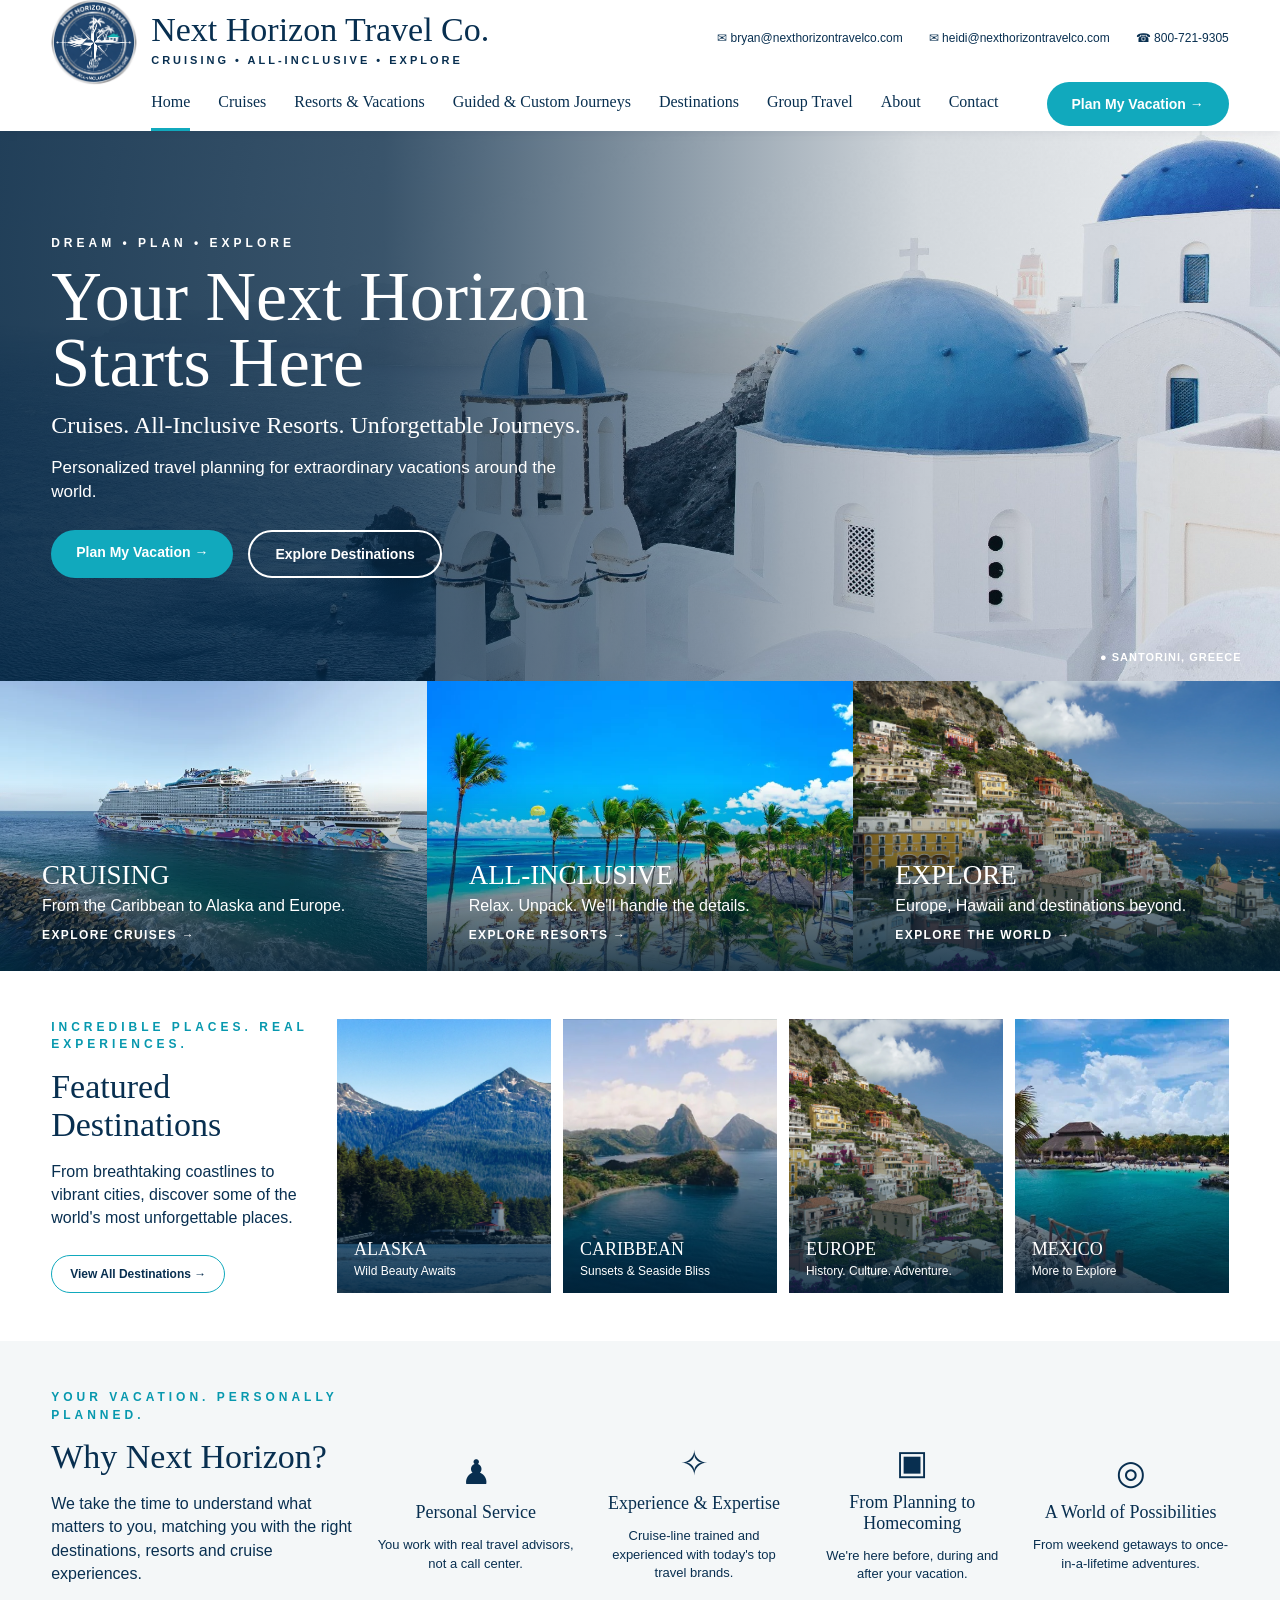
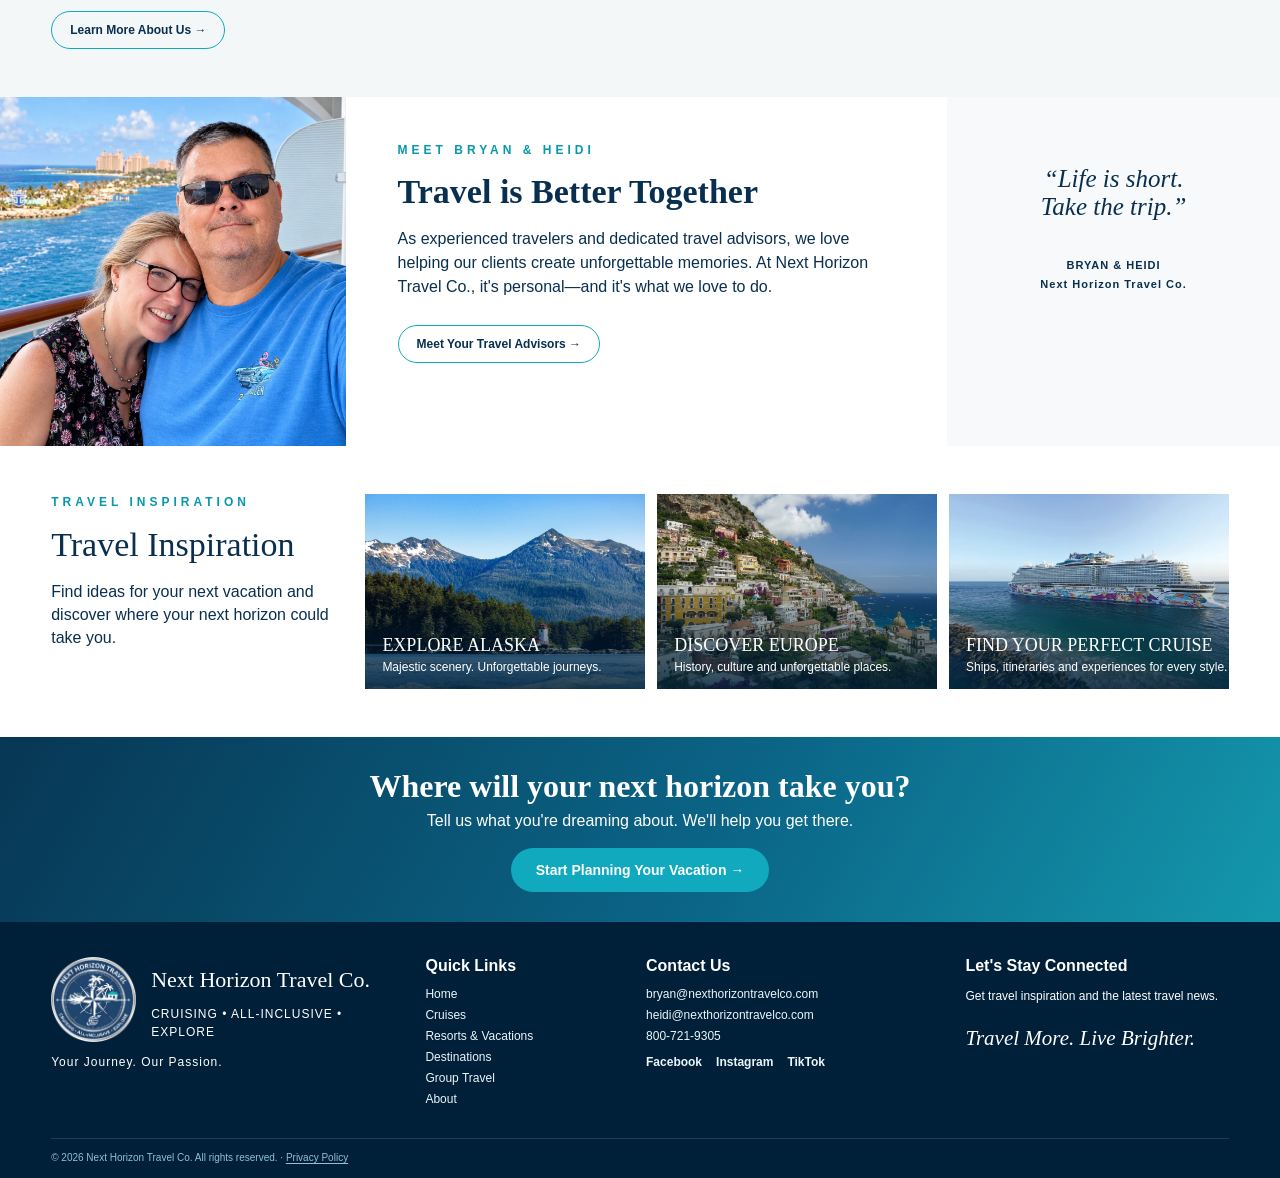
<file: index.html>
<!DOCTYPE html>
<html lang="en"><head><meta charset="utf-8"/><meta content="width=device-width,initial-scale=1" name="viewport"/><title>Next Horizon Travel Co. | Cruises, Resorts &amp; Custom Vacations</title><meta content="Personalized cruise, all-inclusive resort and vacation planning from Next Horizon Travel Co. Explore cruises, resorts, destinations and custom journeys." name="description"/><link href="assets/css/styles.css" rel="stylesheet"/><link href="https://nexthorizontravelco.com/" rel="canonical"/><link href="assets/images/favicon-32.png" rel="icon" type="image/png"/><link href="assets/images/apple-touch-icon.png" rel="apple-touch-icon"/><meta content="index,follow,max-image-preview:large,max-snippet:-1,max-video-preview:-1" name="robots"/><meta content="#082a49" name="theme-color"/><meta content="website" property="og:type"/><meta content="Next Horizon Travel Co." property="og:site_name"/><meta content="Next Horizon Travel Co. | Cruises, Resorts &amp; Custom Vacations" property="og:title"/><meta content="Personalized cruise, all-inclusive resort and vacation planning from Next Horizon Travel Co. Explore cruises, resorts, destinations and custom journeys." property="og:description"/><meta content="https://nexthorizontravelco.com/" property="og:url"/><meta content="https://nexthorizontravelco.com/assets/images/production/europe-positano.webp" property="og:image"/><meta content="Scenic travel destination from Next Horizon Travel Co." property="og:image:alt"/><meta content="summary_large_image" name="twitter:card"/><meta content="Next Horizon Travel Co. | Cruises, Resorts &amp; Custom Vacations" name="twitter:title"/><meta content="Personalized cruise, all-inclusive resort and vacation planning from Next Horizon Travel Co. Explore cruises, resorts, destinations and custom journeys." name="twitter:description"/><meta content="https://nexthorizontravelco.com/assets/images/production/europe-positano.webp" name="twitter:image"/><script type="application/ld+json">{"@context":"https://schema.org","@graph":[{"@type":"TravelAgency","@id":"https://nexthorizontravelco.com/#travelagency","name":"Next Horizon Travel Co.","url":"https://nexthorizontravelco.com/","logo":"https://nexthorizontravelco.com/assets/images/logo.png","image":"https://nexthorizontravelco.com/assets/images/production/europe-positano.webp","telephone":"+1-800-721-9305","email":"bryan@nexthorizontravelco.com","description":"Personalized cruise, all-inclusive resort, guided journey and group travel planning.","areaServed":{"@type":"Country","name":"United States"},"sameAs":["https://www.facebook.com/profile.php?id=61585397729444","https://www.instagram.com/nexthorizontravelco/","https://www.tiktok.com/@nexthorizontravelco"]},{"@type":"WebSite","@id":"https://nexthorizontravelco.com/#website","url":"https://nexthorizontravelco.com/","name":"Next Horizon Travel Co.","publisher":{"@id":"https://nexthorizontravelco.com/#travelagency"}}]}</script><!-- Google tag (gtag.js) -->
<script async src="https://www.googletagmanager.com/gtag/js?id=G-45ZF826XDF"></script>
<script>
  window.dataLayer = window.dataLayer || [];
  function gtag(){dataLayer.push(arguments);}
  gtag('js', new Date());
  gtag('config', 'G-45ZF826XDF');
</script>
<!-- Meta Pixel Code -->
<script>
  !function(f,b,e,v,n,t,s)
  {if(f.fbq)return;n=f.fbq=function(){n.callMethod?
  n.callMethod.apply(n,arguments):n.queue.push(arguments)};
  if(!f._fbq)f._fbq=n;n.push=n;n.loaded=!0;n.version='2.0';
  n.queue=[];t=b.createElement(e);t.async=!0;
  t.src=v;s=b.getElementsByTagName(e)[0];
  s.parentNode.insertBefore(t,s)}(window, document,'script',
  'https://connect.facebook.net/en_US/fbevents.js');
  fbq('init', '1709604743959912');
  fbq('track', 'PageView');
</script>
<!-- End Meta Pixel Code -->
</head><body><noscript><img height="1" width="1" style="display:none" src="https://www.facebook.com/tr?id=1709604743959912&amp;ev=PageView&amp;noscript=1" alt="" /></noscript><a class="skip-link-v44" href="#main-content">Skip to main content</a>
<header class="site-header"><div class="topbar wrap"><a class="brand" href="index.html"><img alt="Next Horizon Travel Co." src="assets/images/logo.png"/><span><b>Next Horizon Travel Co.</b><small>CRUISING • ALL-INCLUSIVE • EXPLORE</small></span></a><div class="contact"><a href="mailto:bryan@nexthorizontravelco.com">✉ bryan@nexthorizontravelco.com</a><a href="mailto:heidi@nexthorizontravelco.com">✉ heidi@nexthorizontravelco.com</a><a href="tel:+18007219305">☎ 800-721-9305</a></div><button aria-label="Open menu" class="menu">☰</button></div><div class="navrow wrap"><nav><a class="active" href="index.html">Home</a><a href="cruises.html">Cruises</a><a href="resorts.html">Resorts &amp; Vacations</a><a href="journeys.html">Guided &amp; Custom Journeys</a><a href="destinations.html">Destinations</a><a href="group-travel.html">Group Travel</a><a href="about.html">About</a><a href="contact.html">Contact</a></nav><a class="btn" href="plan-my-vacation.html">Plan My Vacation →</a></div><button aria-expanded="false" aria-label="Open navigation" class="mobile-menu-v25" type="button">MENU</button></header>
<main id="main-content">
<section class="hero"><div class="shade"></div><div class="hero-content wrap"><p class="eyebrow">DREAM • PLAN • EXPLORE</p><h1>Your Next Horizon<br/>Starts Here</h1><h2>Cruises. All-Inclusive Resorts. Unforgettable Journeys.</h2><p>Personalized travel planning for extraordinary vacations around the world.</p><div class="actions"><a class="btn" href="plan-my-vacation.html">Plan My Vacation →</a><a class="btn outline" href="destinations.html">Explore Destinations</a></div></div><span class="location">● SANTORINI, GREECE</span></section>
<section class="experiences" id="cruises"><a aria-label="Explore cruises" class="photo-card cruise" href="cruises.html"><div><h3>CRUISING</h3><p>From the Caribbean to Alaska and Europe.</p><span class="card-link">EXPLORE CRUISES →</span></div></a><a aria-label="Explore all-inclusive resorts" class="photo-card resort" href="resorts.html" id="resorts"><div><h3>ALL-INCLUSIVE</h3><p>Relax. Unpack. We'll handle the details.</p><span class="card-link">EXPLORE RESORTS →</span></div></a><a aria-label="Explore guided and custom journeys" class="photo-card explore" href="journeys.html"><div><h3>EXPLORE</h3><p>Europe, Hawaii and destinations beyond.</p><span class="card-link">EXPLORE THE WORLD →</span></div></a></section>
<section class="featured wrap section" id="destinations"><div class="intro"><p class="eyebrow teal">INCREDIBLE PLACES. REAL EXPERIENCES.</p><h2>Featured Destinations</h2><p>From breathtaking coastlines to vibrant cities, discover some of the world's most unforgettable places.</p><a class="pill" href="destinations.html">View All Destinations →</a></div><a aria-label="Explore Alaska destinations" class="dest alaska" href="destinations.html"><span>ALASKA<small>Wild Beauty Awaits</small></span></a><a aria-label="Explore Caribbean destinations" class="dest caribbean" href="destinations.html"><span>CARIBBEAN<small>Sunsets &amp; Seaside Bliss</small></span></a><a aria-label="Explore Europe destinations" class="dest europe" href="destinations.html"><span>EUROPE<small>History. Culture. Adventure.</small></span></a><a aria-label="Explore Mexico destinations" class="dest mexico" href="destinations.html"><span>MEXICO<small>More to Explore</small></span></a></section>
<section class="why section"><div class="wrap why-grid"><div class="why-intro"><p class="eyebrow teal">YOUR VACATION. PERSONALLY PLANNED.</p><h2>Why Next Horizon?</h2><p>We take the time to understand what matters to you, matching you with the right destinations, resorts and cruise experiences.</p><a class="pill" href="about.html">Learn More About Us →</a></div><div class="benefit"><i>♟</i><h3>Personal Service</h3><p>You work with real travel advisors, not a call center.</p></div><div class="benefit"><i>✧</i><h3>Experience &amp; Expertise</h3><p>Cruise-line trained and experienced with today's top travel brands.</p></div><div class="benefit"><i>▣</i><h3>From Planning to Homecoming</h3><p>We're here before, during and after your vacation.</p></div><div class="benefit"><i>◎</i><h3>A World of Possibilities</h3><p>From weekend getaways to once-in-a-lifetime adventures.</p></div></div></section>
<section class="about" id="about"><div class="about-photo"><img alt="Bryan and Heidi enjoying a cruise vacation" src="assets/images/production/bryan-heidi-opt.webp"/></div><div class="about-copy"><p class="eyebrow teal">MEET BRYAN &amp; HEIDI</p><h2>Travel is Better Together</h2><p>As experienced travelers and dedicated travel advisors, we love helping our clients create unforgettable memories. At Next Horizon Travel Co., it's personal—and it's what we love to do.</p><a class="pill" href="about.html">Meet Your Travel Advisors →</a></div><blockquote>“Life is short.<br/>Take the trip.”<small>BRYAN &amp; HEIDI<br/>Next Horizon Travel Co.</small></blockquote></section>
<section class="highlights wrap section" id="highlights"><div class="intro"><p class="eyebrow teal">TRAVEL INSPIRATION</p><h2>Travel Inspiration</h2><p>Find ideas for your next vacation and discover where your next horizon could take you.</p></div><a aria-label="Explore Alaska" class="highlight h-alaska" href="destinations.html"><span>EXPLORE ALASKA<small>Majestic scenery. Unforgettable journeys.</small></span></a><a aria-label="Discover Europe" class="highlight h-europe" href="journeys.html"><span>DISCOVER EUROPE<small>History, culture and unforgettable places.</small></span></a><a aria-label="Find your perfect cruise" class="highlight h-cruise" href="cruises.html"><span>FIND YOUR PERFECT CRUISE<small>Ships, itineraries and experiences for every style.</small></span></a></section>
<section class="cta" id="plan"><div><h2>Where will your next horizon take you?</h2><p>Tell us what you're dreaming about. We'll help you get there.</p><a class="btn" href="plan-my-vacation.html">Start Planning Your Vacation →</a></div></section>
</main>
<footer id="contact"><div class="wrap footer-grid"><div class="foot-brand"><img alt="Next Horizon Travel Co." src="assets/images/logo.png"/><h3>Next Horizon Travel Co.</h3><p>CRUISING • ALL-INCLUSIVE • EXPLORE</p><p>Your Journey. Our Passion.</p></div><div><h4>Quick Links</h4><a href="index.html">Home</a><a href="cruises.html">Cruises</a><a href="resorts.html">Resorts &amp; Vacations</a><a href="destinations.html">Destinations</a><a href="group-travel.html">Group Travel</a><a href="about.html">About</a></div><div><h4>Contact Us</h4><a href="mailto:bryan@nexthorizontravelco.com">bryan@nexthorizontravelco.com</a><a href="mailto:heidi@nexthorizontravelco.com">heidi@nexthorizontravelco.com</a><a href="tel:+18007219305">800-721-9305</a><div aria-label="Social media" class="social-links">
<a aria-label="Next Horizon Travel on Facebook" href="https://www.facebook.com/profile.php?id=61585397729444" rel="noopener noreferrer" target="_blank">Facebook</a>
<a aria-label="Next Horizon Travel on Instagram" href="https://www.instagram.com/nexthorizontravelco/" rel="noopener noreferrer" target="_blank">Instagram</a>
<a aria-label="Next Horizon Travel on TikTok" href="https://www.tiktok.com/@nexthorizontravelco" rel="noopener noreferrer" target="_blank">TikTok</a>
</div></div><div><h4>Let's Stay Connected</h4><p>Get travel inspiration and the latest travel news.</p><p class="script">Travel More. Live Brighter.</p></div></div><div class="copyright wrap">© 2026 Next Horizon Travel Co. All rights reserved. · <a href="privacy.html">Privacy Policy</a></div></footer>
<script src="assets/js/site.js"></script></body></html>
</file>
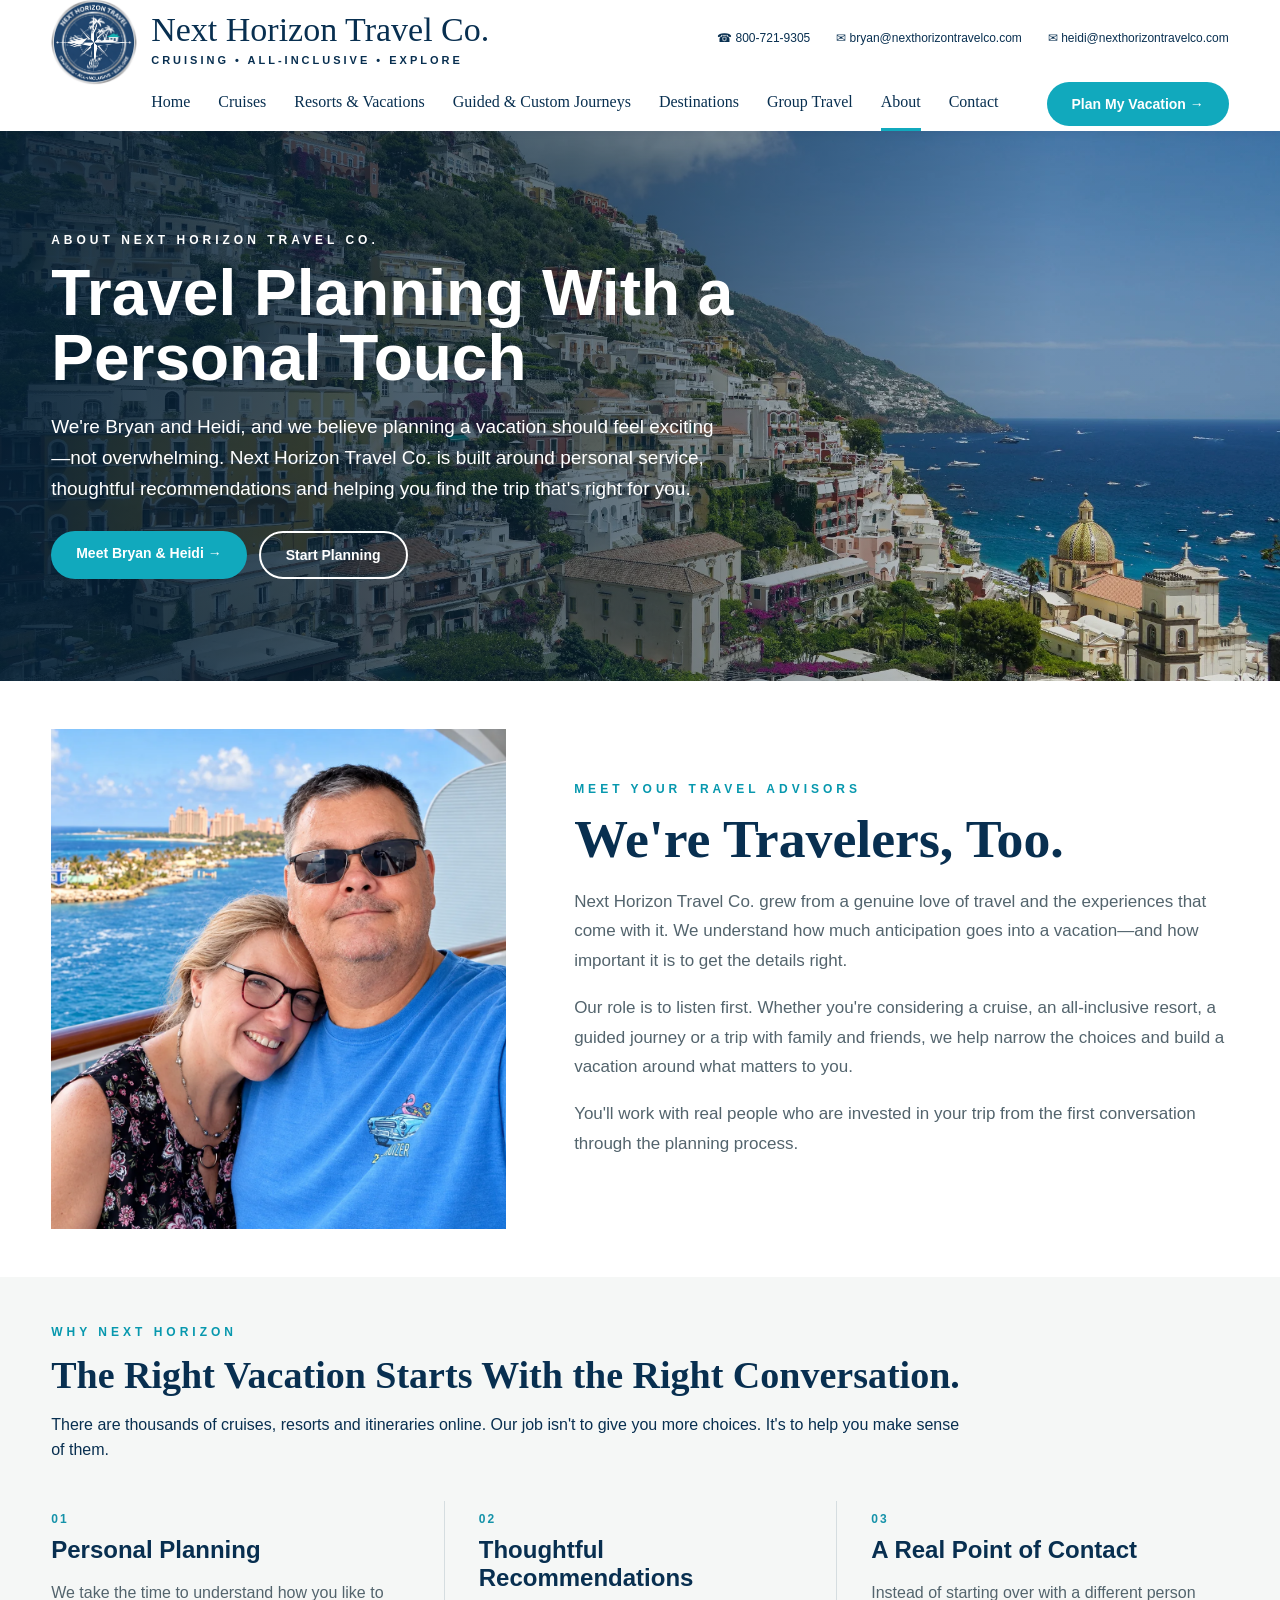
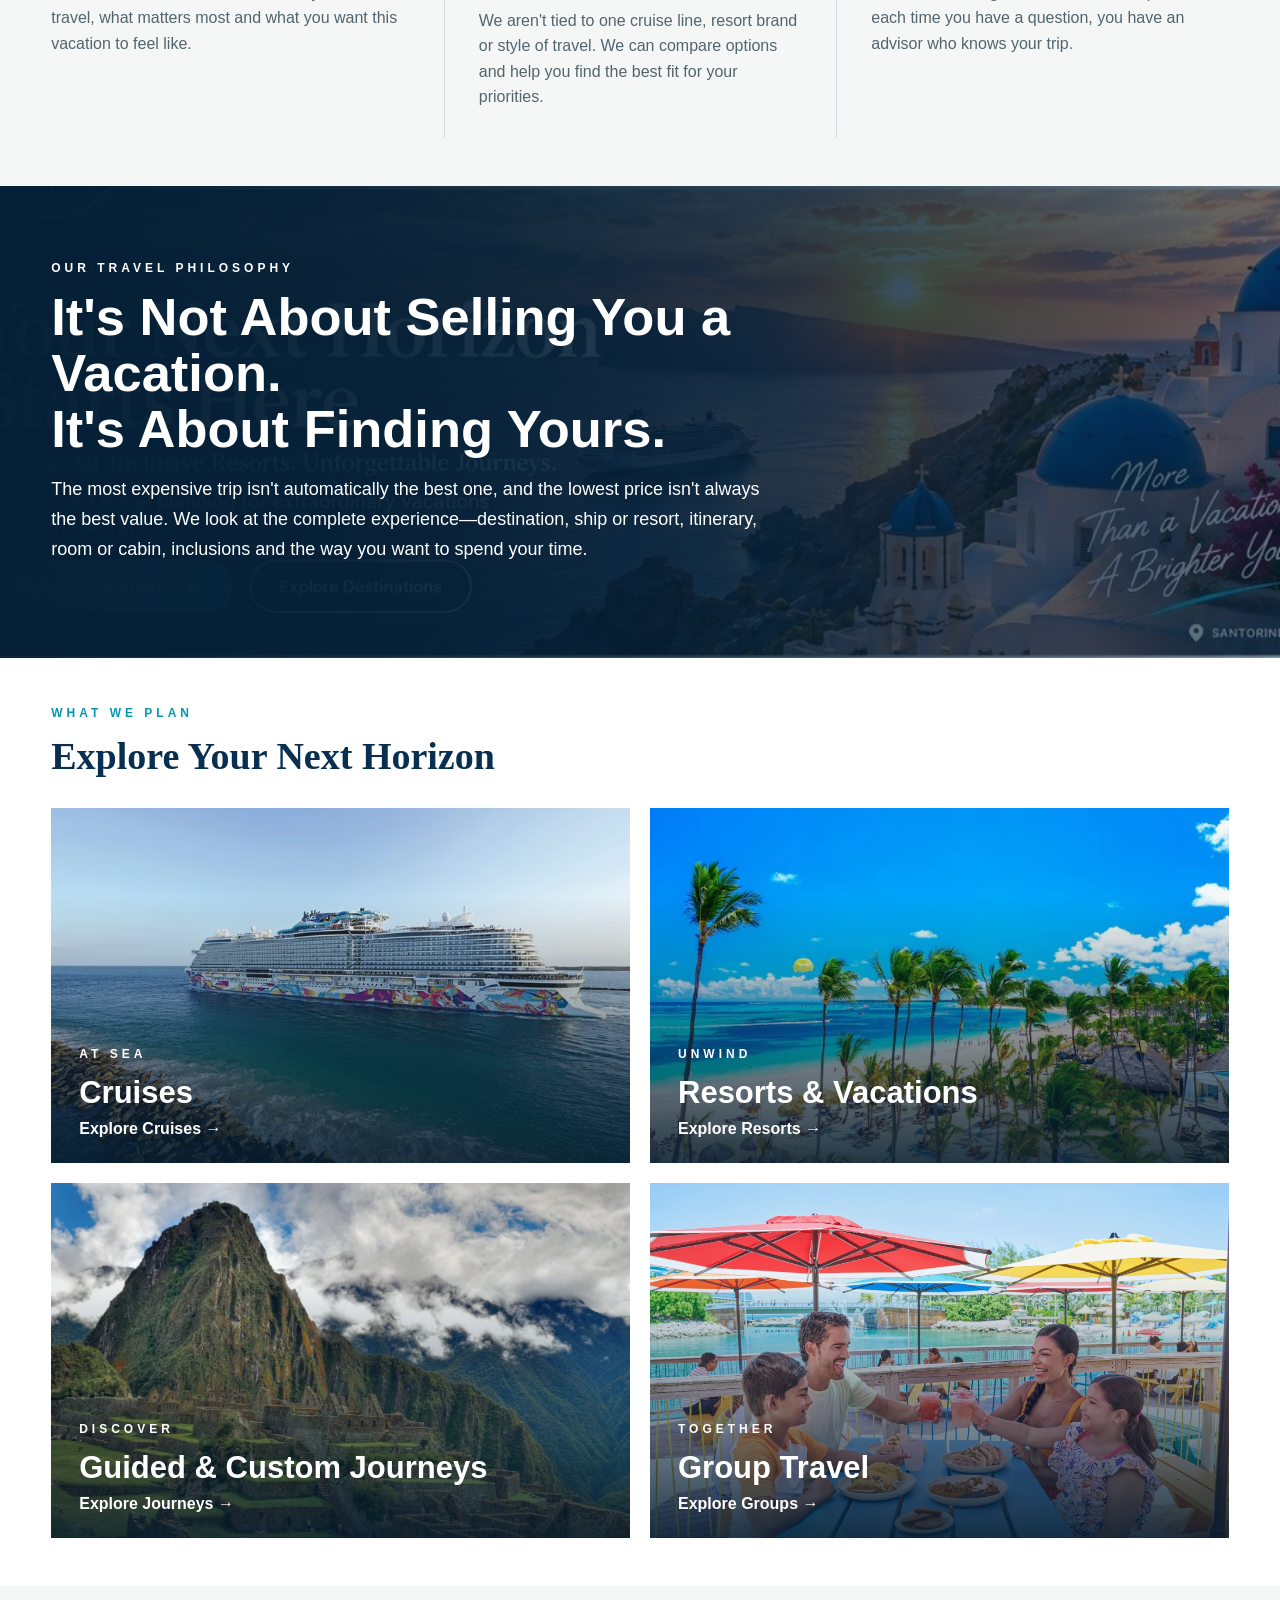
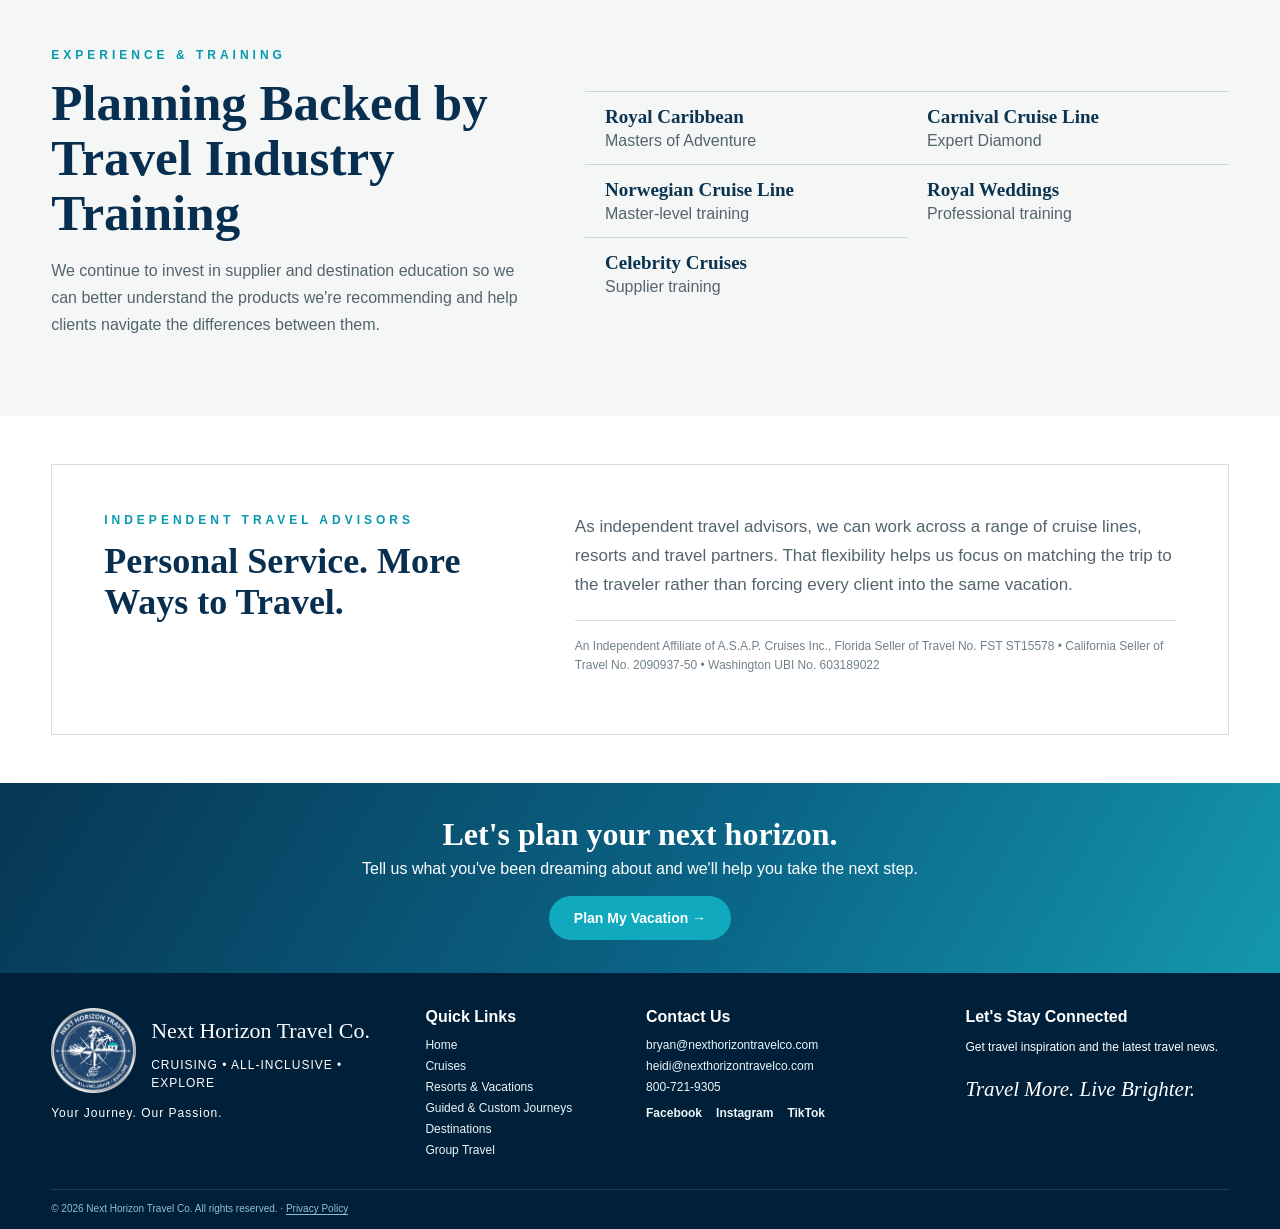
<file: about.html>
<!DOCTYPE html>
<html lang="en"><head>
<meta charset="utf-8"/><meta content="width=device-width,initial-scale=1" name="viewport"/>
<title>About Next Horizon Travel Co. | Personal Travel Advisors</title>
<meta content="Meet Bryan and Heidi of Next Horizon Travel Co. and learn about their personal approach to cruises, resorts, guided journeys and group travel." name="description"/>
<link href="assets/css/styles.css" rel="stylesheet"/>
<link href="https://nexthorizontravelco.com/about.html" rel="canonical"/><link href="assets/images/favicon-32.png" rel="icon" type="image/png"/><link href="assets/images/apple-touch-icon.png" rel="apple-touch-icon"/><meta content="index,follow,max-image-preview:large,max-snippet:-1,max-video-preview:-1" name="robots"/><meta content="#082a49" name="theme-color"/><meta content="website" property="og:type"/><meta content="Next Horizon Travel Co." property="og:site_name"/><meta content="About Next Horizon Travel Co. | Personal Travel Advisors" property="og:title"/><meta content="Meet Bryan and Heidi of Next Horizon Travel Co. and learn about their personal approach to cruises, resorts, guided journeys and group travel." property="og:description"/><meta content="https://nexthorizontravelco.com/about.html" property="og:url"/><meta content="https://nexthorizontravelco.com/assets/images/production/europe-positano.webp" property="og:image"/><meta content="Scenic travel destination from Next Horizon Travel Co." property="og:image:alt"/><meta content="summary_large_image" name="twitter:card"/><meta content="About Next Horizon Travel Co. | Personal Travel Advisors" name="twitter:title"/><meta content="Meet Bryan and Heidi of Next Horizon Travel Co. and learn about their personal approach to cruises, resorts, guided journeys and group travel." name="twitter:description"/><meta content="https://nexthorizontravelco.com/assets/images/production/europe-positano.webp" name="twitter:image"/><!-- Google tag (gtag.js) -->
<script async src="https://www.googletagmanager.com/gtag/js?id=G-45ZF826XDF"></script>
<script>
  window.dataLayer = window.dataLayer || [];
  function gtag(){dataLayer.push(arguments);}
  gtag('js', new Date());
  gtag('config', 'G-45ZF826XDF');
</script>
<!-- Meta Pixel Code -->
<script>
  !function(f,b,e,v,n,t,s)
  {if(f.fbq)return;n=f.fbq=function(){n.callMethod?
  n.callMethod.apply(n,arguments):n.queue.push(arguments)};
  if(!f._fbq)f._fbq=n;n.push=n;n.loaded=!0;n.version='2.0';
  n.queue=[];t=b.createElement(e);t.async=!0;
  t.src=v;s=b.getElementsByTagName(e)[0];
  s.parentNode.insertBefore(t,s)}(window, document,'script',
  'https://connect.facebook.net/en_US/fbevents.js');
  fbq('init', '1709604743959912');
  fbq('track', 'PageView');
</script>
<!-- End Meta Pixel Code -->
</head><body><noscript><img height="1" width="1" style="display:none" src="https://www.facebook.com/tr?id=1709604743959912&amp;ev=PageView&amp;noscript=1" alt="" /></noscript><a class="skip-link-v44" href="#main-content">Skip to main content</a><header class="site-header"><div class="topbar wrap">
<a class="brand" href="index.html"><img alt="Next Horizon Travel Co." src="assets/images/logo.png"/><span><b>Next Horizon Travel Co.</b><small>CRUISING • ALL-INCLUSIVE • EXPLORE</small></span></a>
<div class="contact"><a href="tel:+18007219305">☎ 800-721-9305</a><a href="mailto:bryan@nexthorizontravelco.com">✉ bryan@nexthorizontravelco.com</a><a href="mailto:heidi@nexthorizontravelco.com">✉ heidi@nexthorizontravelco.com</a></div><button aria-label="Open menu" class="menu">☰</button></div>
<div class="navrow wrap"><nav><a href="index.html">Home</a><a href="cruises.html">Cruises</a><a href="resorts.html">Resorts &amp; Vacations</a><a href="journeys.html">Guided &amp; Custom Journeys</a><a href="destinations.html">Destinations</a><a href="group-travel.html">Group Travel</a><a class="active" href="about.html">About</a><a href="contact.html">Contact</a></nav><a class="btn" href="plan-my-vacation.html">Plan My Vacation →</a></div><button aria-expanded="false" aria-label="Open navigation" class="mobile-menu-v25" type="button">MENU</button></header>
<main id="main-content">
<section class="about-hero-v21">
<div class="shade"></div>
<div class="wrap about-hero-copy-v21">
<p class="eyebrow">ABOUT NEXT HORIZON TRAVEL CO.</p>
<h1>Travel Planning With a Personal Touch</h1>
<p>We're Bryan and Heidi, and we believe planning a vacation should feel exciting—not overwhelming. Next Horizon Travel Co. is built around personal service, thoughtful recommendations and helping you find the trip that's right for you.</p>
<div class="actions"><a class="btn" href="#meet-us">Meet Bryan &amp; Heidi →</a><a class="btn outline" href="plan-my-vacation.html">Start Planning</a></div>
</div>
</section>
<section class="section about-meet-v21" id="meet-us"><div class="wrap about-meet-grid-v21">
<div class="about-photo-v21"><img alt="Bryan and Heidi of Next Horizon Travel Co." src="assets/images/production/bryan-heidi-opt.webp"/></div>
<div class="about-copy-v21">
<p class="eyebrow teal">MEET YOUR TRAVEL ADVISORS</p>
<h2>We're Travelers, Too.</h2>
<p>Next Horizon Travel Co. grew from a genuine love of travel and the experiences that come with it. We understand how much anticipation goes into a vacation—and how important it is to get the details right.</p>
<p>Our role is to listen first. Whether you're considering a cruise, an all-inclusive resort, a guided journey or a trip with family and friends, we help narrow the choices and build a vacation around what matters to you.</p>
<p>You'll work with real people who are invested in your trip from the first conversation through the planning process.</p>
</div>
</div></section>
<section class="section about-why-v21"><div class="wrap">
<div class="section-heading narrow">
<p class="eyebrow teal">WHY NEXT HORIZON</p>
<h2>The Right Vacation Starts With the Right Conversation.</h2>
<p>There are thousands of cruises, resorts and itineraries online. Our job isn't to give you more choices. It's to help you make sense of them.</p>
</div>
<div class="about-values-grid-v21">
<div><span>01</span><h3>Personal Planning</h3><p>We take the time to understand how you like to travel, what matters most and what you want this vacation to feel like.</p></div>
<div><span>02</span><h3>Thoughtful Recommendations</h3><p>We aren't tied to one cruise line, resort brand or style of travel. We can compare options and help you find the best fit for your priorities.</p></div>
<div><span>03</span><h3>A Real Point of Contact</h3><p>Instead of starting over with a different person each time you have a question, you have an advisor who knows your trip.</p></div>
</div>
</div></section>
<section class="about-philosophy-v21">
<div class="shade"></div>
<div class="wrap">
<p class="eyebrow">OUR TRAVEL PHILOSOPHY</p>
<h2>It's Not About Selling You a Vacation.<br/>It's About Finding Yours.</h2>
<p>The most expensive trip isn't automatically the best one, and the lowest price isn't always the best value. We look at the complete experience—destination, ship or resort, itinerary, room or cabin, inclusions and the way you want to spend your time.</p>
</div>
</section>
<section class="section about-specialties-v21"><div class="wrap">
<div class="section-heading narrow"><p class="eyebrow teal">WHAT WE PLAN</p><h2>Explore Your Next Horizon</h2></div>
<div class="about-specialty-grid-v21">
<a class="about-specialty-card-v21 cruise" href="cruises.html"><div><p class="eyebrow">AT SEA</p><h3>Cruises</h3><span>Explore Cruises →</span></div></a>
<a class="about-specialty-card-v21 resort" href="resorts.html"><div><p class="eyebrow">UNWIND</p><h3>Resorts &amp; Vacations</h3><span>Explore Resorts →</span></div></a>
<a class="about-specialty-card-v21 journey" href="journeys.html"><div><p class="eyebrow">DISCOVER</p><h3>Guided &amp; Custom Journeys</h3><span>Explore Journeys →</span></div></a>
<a class="about-specialty-card-v21 group" href="group-travel.html"><div><p class="eyebrow">TOGETHER</p><h3>Group Travel</h3><span>Explore Groups →</span></div></a>
</div>
</div></section>
<section class="section about-expertise-v21"><div class="wrap about-expertise-grid-v21">
<div>
<p class="eyebrow teal">EXPERIENCE &amp; TRAINING</p>
<h2>Planning Backed by Travel Industry Training</h2>
<p>We continue to invest in supplier and destination education so we can better understand the products we're recommending and help clients navigate the differences between them.</p>
</div>
<div class="about-credentials-v21">
<div><b>Royal Caribbean</b><span>Masters of Adventure</span></div>
<div><b>Carnival Cruise Line</b><span>Expert Diamond</span></div>
<div><b>Norwegian Cruise Line</b><span>Master-level training</span></div>
<div><b>Royal Weddings</b><span>Professional training</span></div>
<div><b>Celebrity Cruises</b><span>Supplier training</span></div>
</div>
</div></section>
<section class="section about-independent-v21"><div class="wrap">
<div class="about-independent-box-v21">
<div>
<p class="eyebrow teal">INDEPENDENT TRAVEL ADVISORS</p>
<h2>Personal Service. More Ways to Travel.</h2>
</div>
<div>
<p>As independent travel advisors, we can work across a range of cruise lines, resorts and travel partners. That flexibility helps us focus on matching the trip to the traveler rather than forcing every client into the same vacation.</p>
<p class="about-disclosure-v21">An Independent Affiliate of A.S.A.P. Cruises Inc., Florida Seller of Travel No. FST ST15578 • California Seller of Travel No. 2090937-50 • Washington UBI No. 603189022</p>
</div>
</div>
</div></section>
<section class="cta journey-cta"><div>
<h2>Let's plan your next horizon.</h2>
<p>Tell us what you've been dreaming about and we'll help you take the next step.</p>
<a class="btn" href="plan-my-vacation.html">Plan My Vacation →</a>
</div></section>
</main>
<footer id="contact"><div class="wrap footer-grid"><div class="foot-brand"><img alt="Next Horizon Travel Co." src="assets/images/logo.png"/><h3>Next Horizon Travel Co.</h3><p>CRUISING • ALL-INCLUSIVE • EXPLORE</p><p>Your Journey. Our Passion.</p></div><div><h4>Quick Links</h4><a href="index.html">Home</a><a href="cruises.html">Cruises</a><a href="resorts.html">Resorts &amp; Vacations</a><a href="journeys.html">Guided &amp; Custom Journeys</a><a href="destinations.html">Destinations</a><a href="group-travel.html">Group Travel</a></div><div><h4>Contact Us</h4><a href="mailto:bryan@nexthorizontravelco.com">bryan@nexthorizontravelco.com</a><a href="mailto:heidi@nexthorizontravelco.com">heidi@nexthorizontravelco.com</a><a href="tel:+18007219305">800-721-9305</a><div class="social-links"><a href="https://www.facebook.com/profile.php?id=61585397729444" rel="noopener noreferrer" target="_blank">Facebook</a><a href="https://www.instagram.com/nexthorizontravelco/" rel="noopener noreferrer" target="_blank">Instagram</a><a href="https://www.tiktok.com/@nexthorizontravelco" rel="noopener noreferrer" target="_blank">TikTok</a></div></div><div><h4>Let's Stay Connected</h4><p>Get travel inspiration and the latest travel news.</p><p class="script">Travel More. Live Brighter.</p></div></div><div class="copyright wrap">© 2026 Next Horizon Travel Co. All rights reserved. · <a href="privacy.html">Privacy Policy</a></div></footer><script src="assets/js/site.js"></script></body></html>
</file>
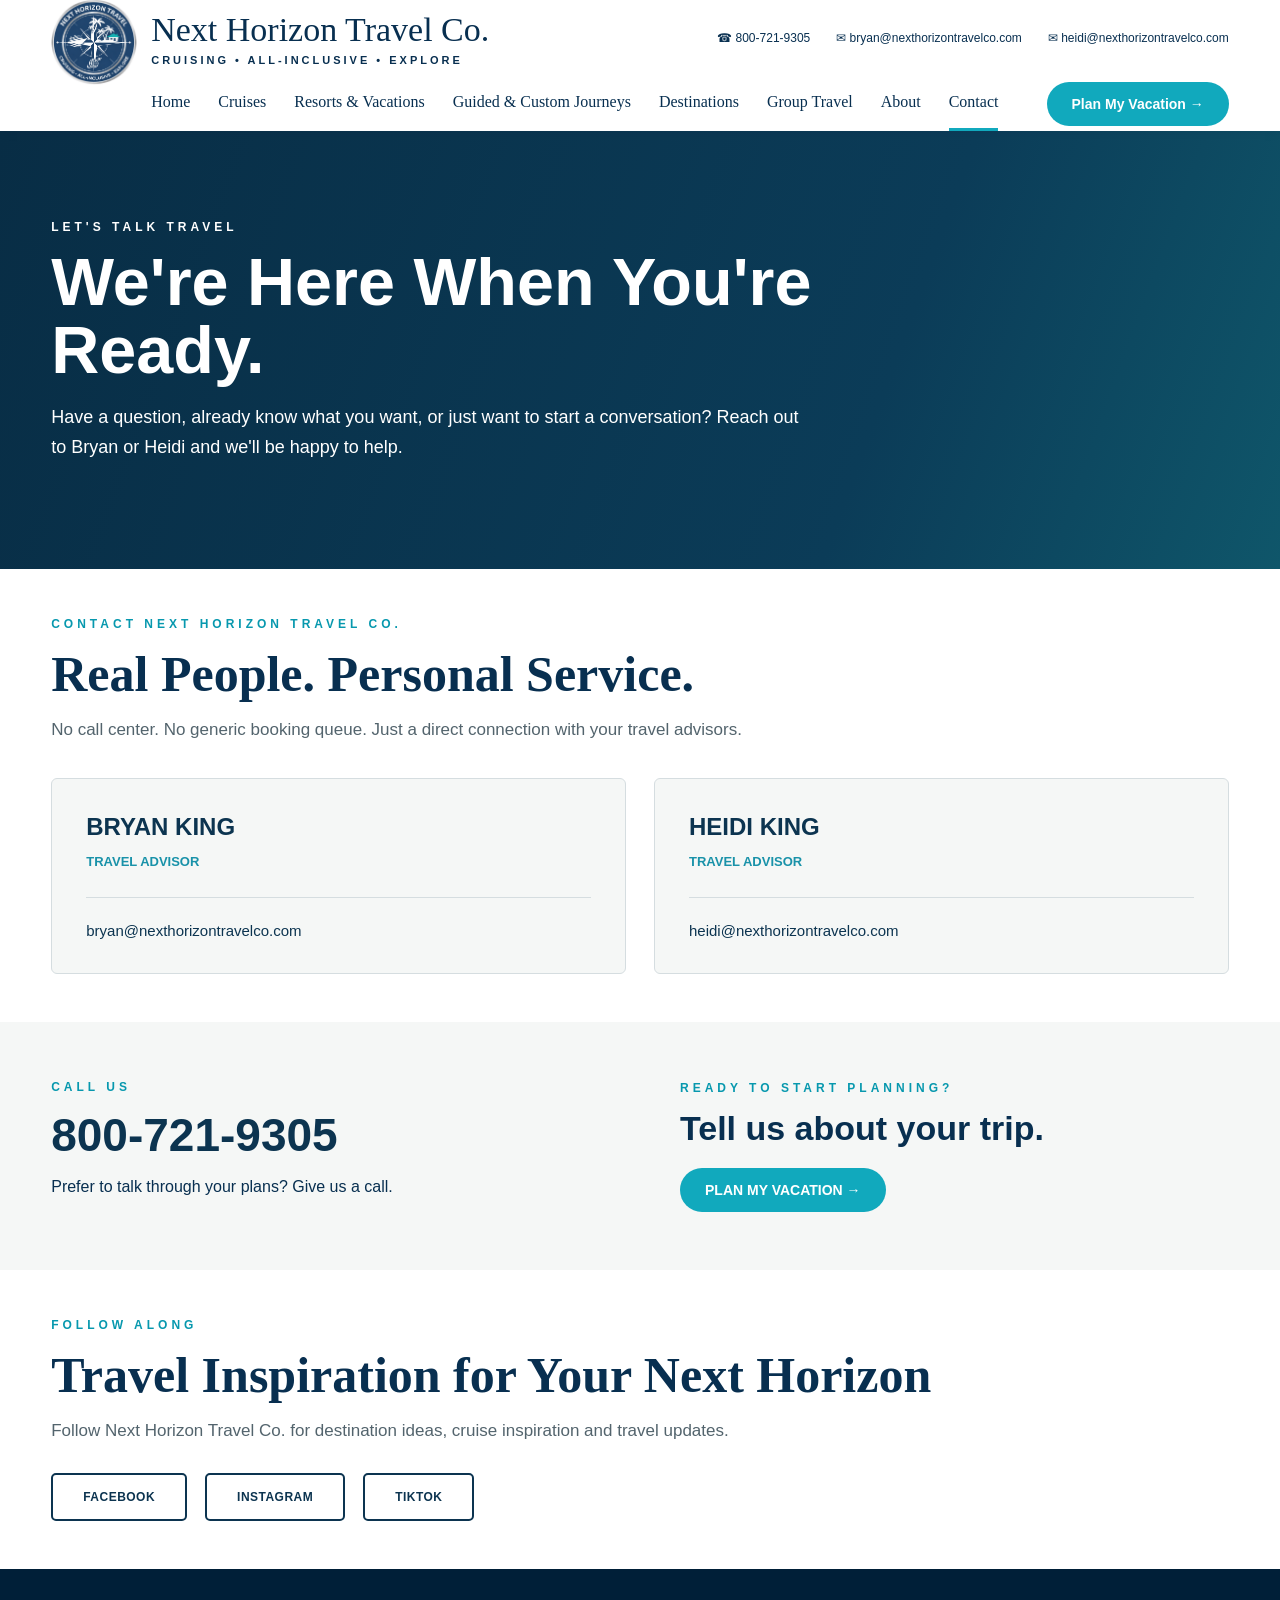
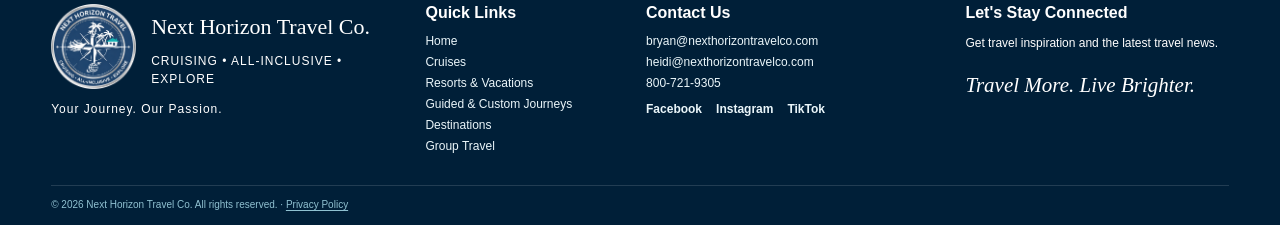
<file: contact.html>
<!DOCTYPE html>
<html lang="en"><head><meta charset="utf-8"/><meta content="width=device-width,initial-scale=1" name="viewport"/>
<title>Contact Next Horizon Travel Co. | Start Planning</title><meta content="Contact Bryan and Heidi at Next Horizon Travel Co. for personalized cruise, resort, journey and group travel planning." name="description"/>
<link href="assets/css/styles.css" rel="stylesheet"/><link href="https://nexthorizontravelco.com/contact.html" rel="canonical"/><link href="assets/images/favicon-32.png" rel="icon" type="image/png"/><link href="assets/images/apple-touch-icon.png" rel="apple-touch-icon"/><meta content="index,follow,max-image-preview:large,max-snippet:-1,max-video-preview:-1" name="robots"/><meta content="#082a49" name="theme-color"/><meta content="website" property="og:type"/><meta content="Next Horizon Travel Co." property="og:site_name"/><meta content="Contact Next Horizon Travel Co. | Start Planning" property="og:title"/><meta content="Contact Bryan and Heidi at Next Horizon Travel Co. for personalized cruise, resort, journey and group travel planning." property="og:description"/><meta content="https://nexthorizontravelco.com/contact.html" property="og:url"/><meta content="https://nexthorizontravelco.com/assets/images/production/europe-positano.webp" property="og:image"/><meta content="Scenic travel destination from Next Horizon Travel Co." property="og:image:alt"/><meta content="summary_large_image" name="twitter:card"/><meta content="Contact Next Horizon Travel Co. | Start Planning" name="twitter:title"/><meta content="Contact Bryan and Heidi at Next Horizon Travel Co. for personalized cruise, resort, journey and group travel planning." name="twitter:description"/><meta content="https://nexthorizontravelco.com/assets/images/production/europe-positano.webp" name="twitter:image"/><!-- Google tag (gtag.js) -->
<script async src="https://www.googletagmanager.com/gtag/js?id=G-45ZF826XDF"></script>
<script>
  window.dataLayer = window.dataLayer || [];
  function gtag(){dataLayer.push(arguments);}
  gtag('js', new Date());
  gtag('config', 'G-45ZF826XDF');
</script>
<!-- Meta Pixel Code -->
<script>
  !function(f,b,e,v,n,t,s)
  {if(f.fbq)return;n=f.fbq=function(){n.callMethod?
  n.callMethod.apply(n,arguments):n.queue.push(arguments)};
  if(!f._fbq)f._fbq=n;n.push=n;n.loaded=!0;n.version='2.0';
  n.queue=[];t=b.createElement(e);t.async=!0;
  t.src=v;s=b.getElementsByTagName(e)[0];
  s.parentNode.insertBefore(t,s)}(window, document,'script',
  'https://connect.facebook.net/en_US/fbevents.js');
  fbq('init', '1709604743959912');
  fbq('track', 'PageView');
</script>
<!-- End Meta Pixel Code -->
</head><body><noscript><img height="1" width="1" style="display:none" src="https://www.facebook.com/tr?id=1709604743959912&amp;ev=PageView&amp;noscript=1" alt="" /></noscript><a class="skip-link-v44" href="#main-content">Skip to main content</a><header class="site-header"><div class="topbar wrap">
<a class="brand" href="index.html"><img alt="Next Horizon Travel Co." src="assets/images/logo.png"/><span><b>Next Horizon Travel Co.</b><small>CRUISING • ALL-INCLUSIVE • EXPLORE</small></span></a>
<div class="contact"><a href="tel:+18007219305">☎ 800-721-9305</a><a href="mailto:bryan@nexthorizontravelco.com">✉ bryan@nexthorizontravelco.com</a><a href="mailto:heidi@nexthorizontravelco.com">✉ heidi@nexthorizontravelco.com</a></div><button aria-label="Open menu" class="menu">☰</button></div>
<div class="navrow wrap"><nav><a href="index.html">Home</a><a href="cruises.html">Cruises</a><a href="resorts.html">Resorts &amp; Vacations</a><a href="journeys.html">Guided &amp; Custom Journeys</a><a href="destinations.html">Destinations</a><a href="group-travel.html">Group Travel</a><a href="about.html">About</a><a class="active" href="contact.html">Contact</a></nav><a class="btn" href="plan-my-vacation.html">Plan My Vacation →</a></div><button aria-expanded="false" aria-label="Open navigation" class="mobile-menu-v25" type="button">MENU</button></header>
<main id="main-content">
<section class="contact-hero-v24"><div class="contact-hero-shade-v24"></div><div class="wrap contact-hero-copy-v24">
<p class="eyebrow">LET'S TALK TRAVEL</p><h1>We're Here When You're Ready.</h1>
<p>Have a question, already know what you want, or just want to start a conversation? Reach out to Bryan or Heidi and we'll be happy to help.</p>
</div></section>
<section class="section contact-main-v24"><div class="wrap">
<p class="eyebrow teal">CONTACT NEXT HORIZON TRAVEL CO.</p><h2>Real People. Personal Service.</h2>
<p class="contact-lead-v24">No call center. No generic booking queue. Just a direct connection with your travel advisors.</p>
<div class="contact-advisors-v24">
<article><h3>BRYAN KING</h3><p class="contact-role-v24">Travel Advisor</p><a href="mailto:bryan@nexthorizontravelco.com">bryan@nexthorizontravelco.com</a></article>
<article><h3>HEIDI KING</h3><p class="contact-role-v24">Travel Advisor</p><a href="mailto:heidi@nexthorizontravelco.com">heidi@nexthorizontravelco.com</a></article>
</div></div></section>
<section class="contact-action-v24"><div class="wrap contact-action-grid-v24">
<div><p class="eyebrow teal">CALL US</p><a class="contact-phone-v24" href="tel:+18007219305">800-721-9305</a><p>Prefer to talk through your plans? Give us a call.</p></div>
<div><p class="eyebrow teal">READY TO START PLANNING?</p><h2>Tell us about your trip.</h2><a class="btn" href="plan-my-vacation.html">PLAN MY VACATION →</a></div>
</div></section>
<section class="section contact-social-v24"><div class="wrap">
<p class="eyebrow teal">FOLLOW ALONG</p><h2>Travel Inspiration for Your Next Horizon</h2>
<p>Follow Next Horizon Travel Co. for destination ideas, cruise inspiration and travel updates.</p>
<div class="contact-social-links-v24">
<a href="https://www.facebook.com/profile.php?id=61585397729444" rel="noopener" target="_blank">FACEBOOK</a>
<a href="https://www.instagram.com/nexthorizontravelco/" rel="noopener" target="_blank">INSTAGRAM</a>
<a href="https://www.tiktok.com/@nexthorizontravelco" rel="noopener" target="_blank">TIKTOK</a>
</div></div></section>
</main>
<footer id="contact"><div class="wrap footer-grid"><div class="foot-brand"><img alt="Next Horizon Travel Co." src="assets/images/logo.png"/><h3>Next Horizon Travel Co.</h3><p>CRUISING • ALL-INCLUSIVE • EXPLORE</p><p>Your Journey. Our Passion.</p></div><div><h4>Quick Links</h4><a href="index.html">Home</a><a href="cruises.html">Cruises</a><a href="resorts.html">Resorts &amp; Vacations</a><a href="journeys.html">Guided &amp; Custom Journeys</a><a href="destinations.html">Destinations</a><a href="group-travel.html">Group Travel</a></div><div><h4>Contact Us</h4><a href="mailto:bryan@nexthorizontravelco.com">bryan@nexthorizontravelco.com</a><a href="mailto:heidi@nexthorizontravelco.com">heidi@nexthorizontravelco.com</a><a href="tel:+18007219305">800-721-9305</a><div class="social-links"><a href="https://www.facebook.com/profile.php?id=61585397729444" rel="noopener noreferrer" target="_blank">Facebook</a><a href="https://www.instagram.com/nexthorizontravelco/" rel="noopener noreferrer" target="_blank">Instagram</a><a href="https://www.tiktok.com/@nexthorizontravelco" rel="noopener noreferrer" target="_blank">TikTok</a></div></div><div><h4>Let's Stay Connected</h4><p>Get travel inspiration and the latest travel news.</p><p class="script">Travel More. Live Brighter.</p></div></div><div class="copyright wrap">© 2026 Next Horizon Travel Co. All rights reserved. · <a href="privacy.html">Privacy Policy</a></div></footer><script src="assets/js/site.js"></script></body></html>
</file>
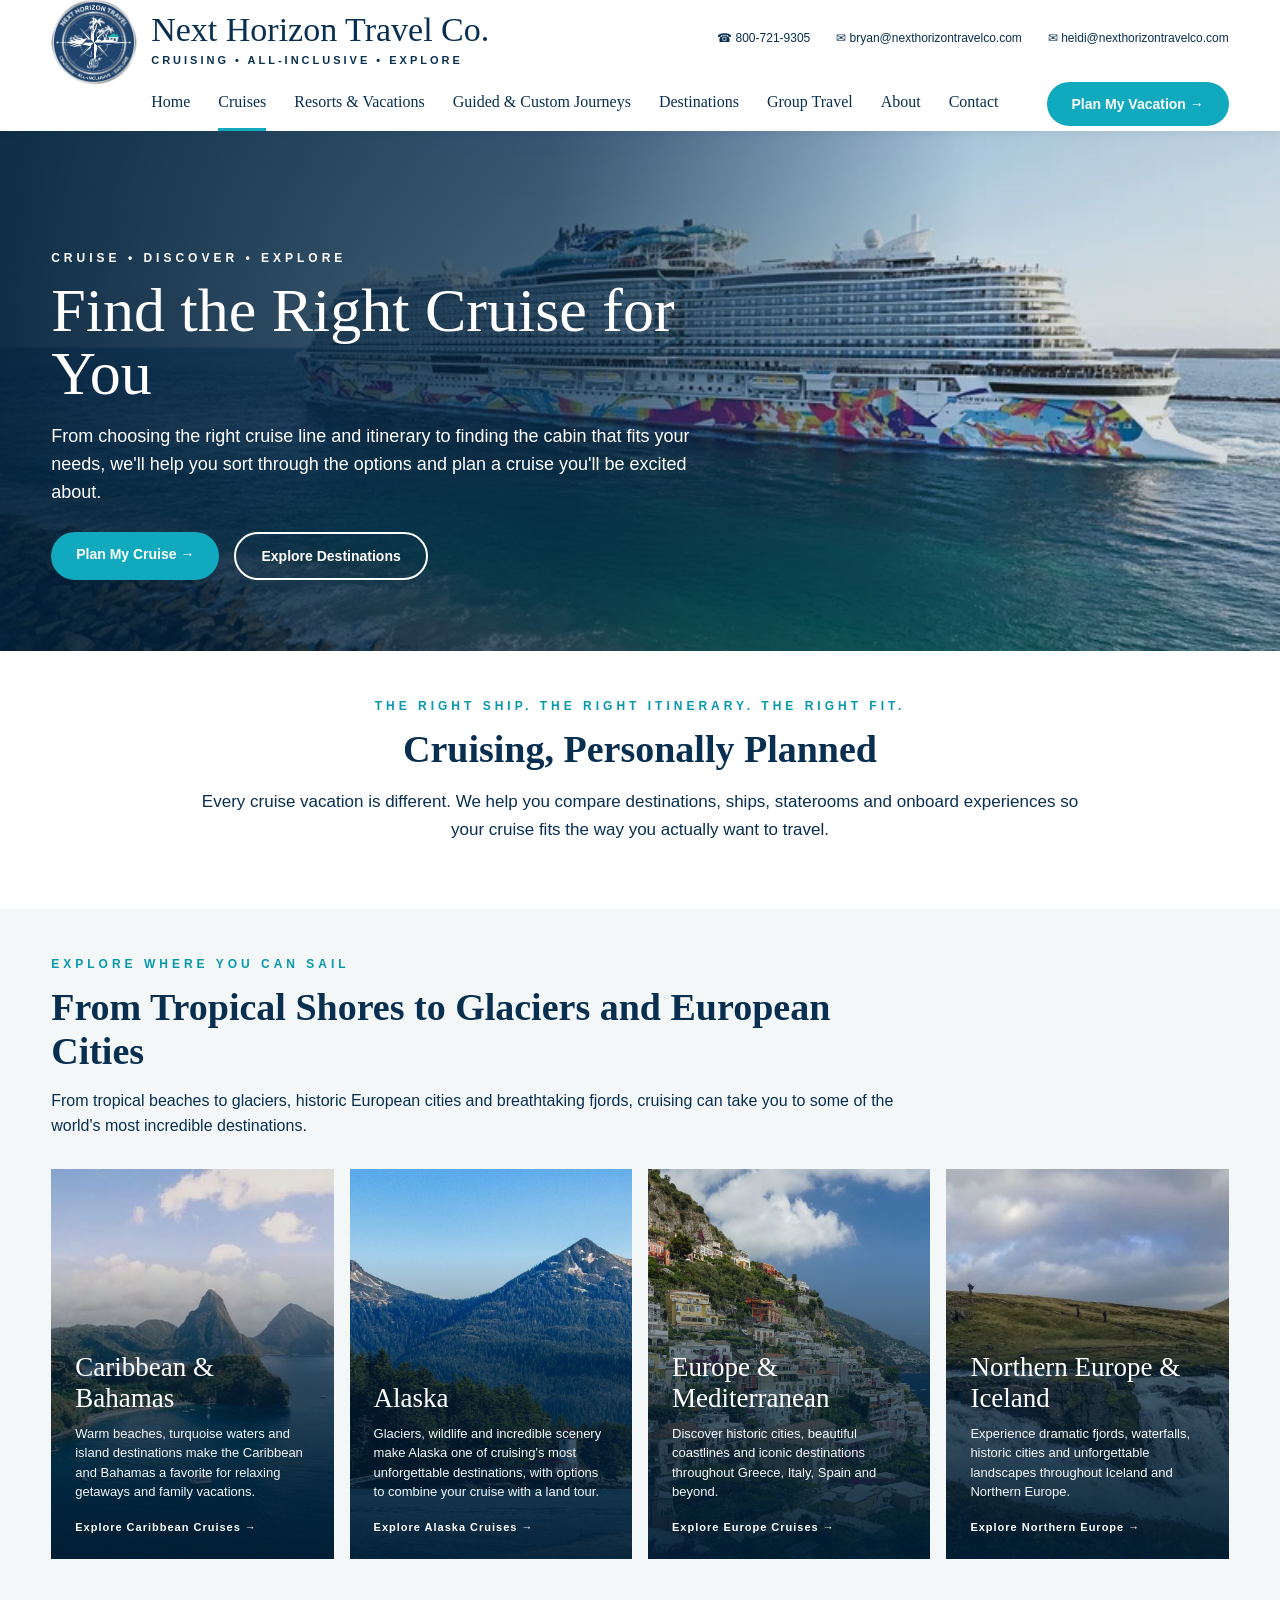
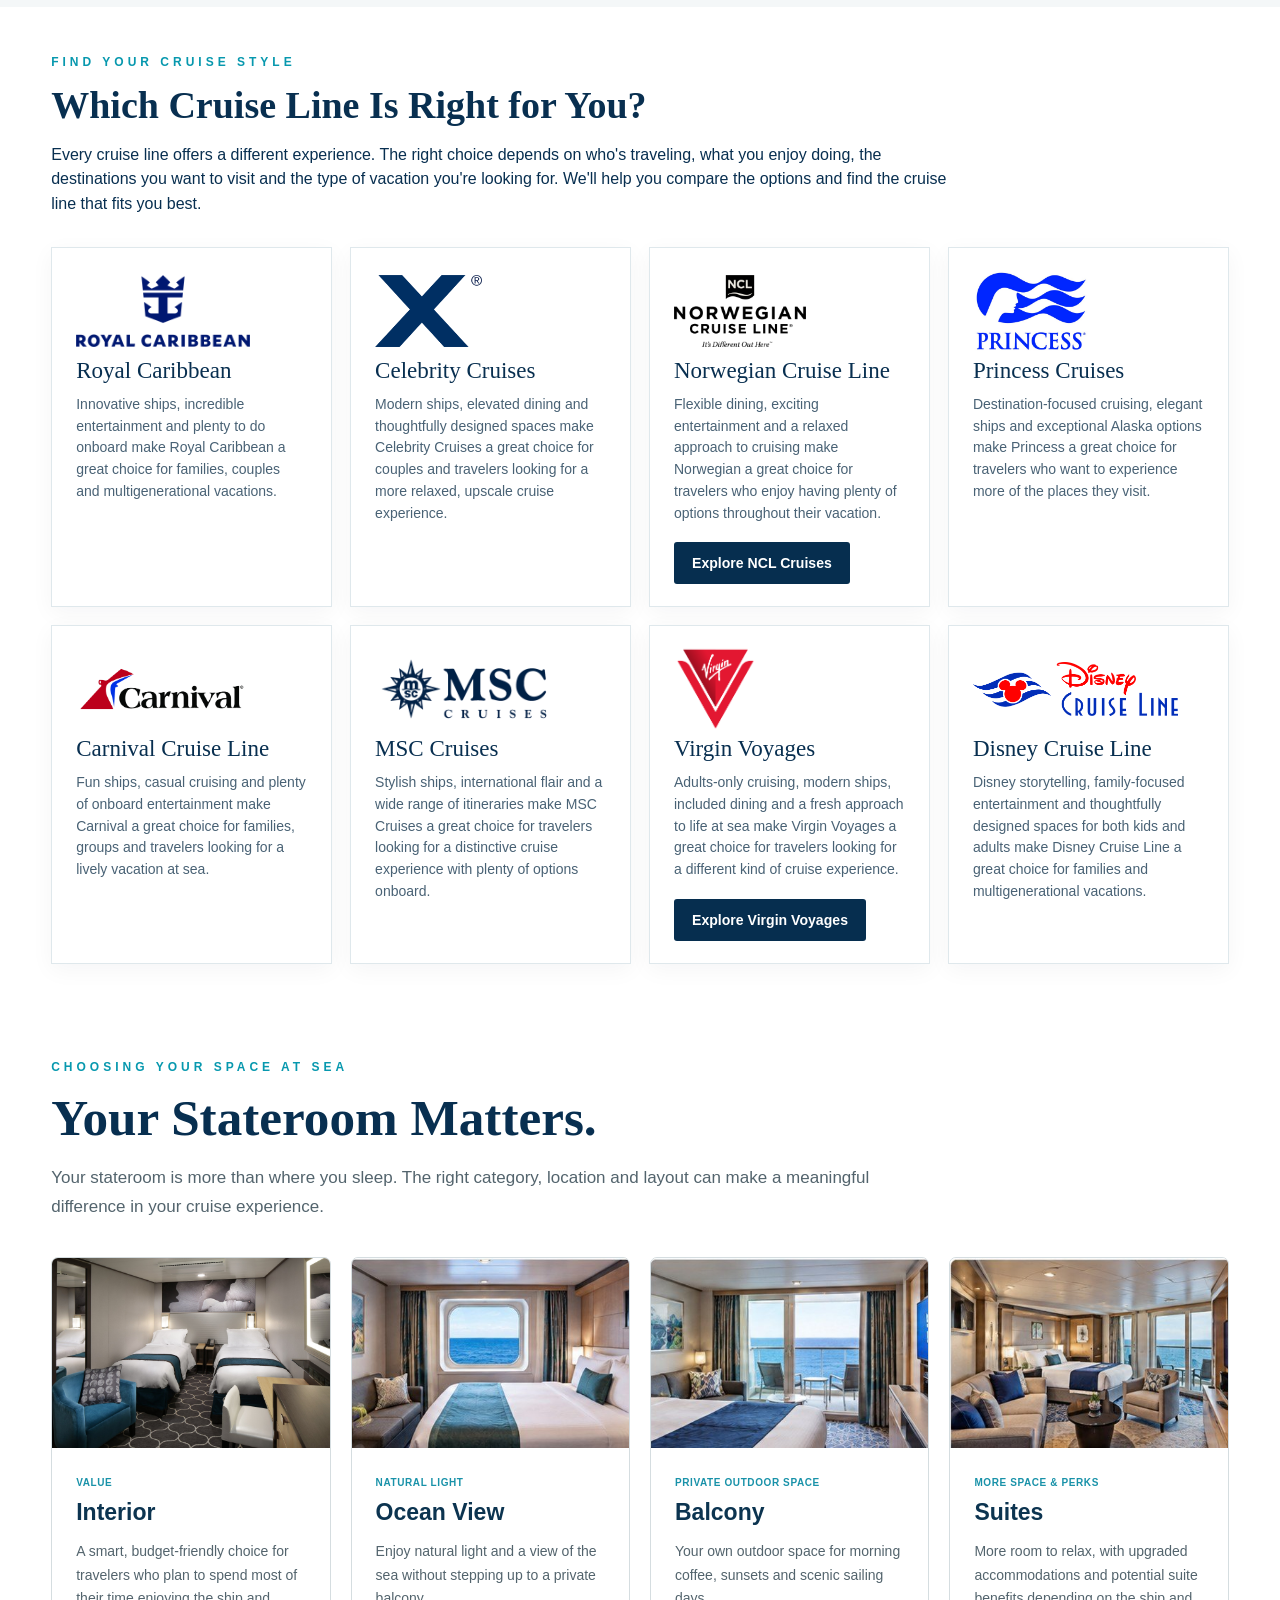
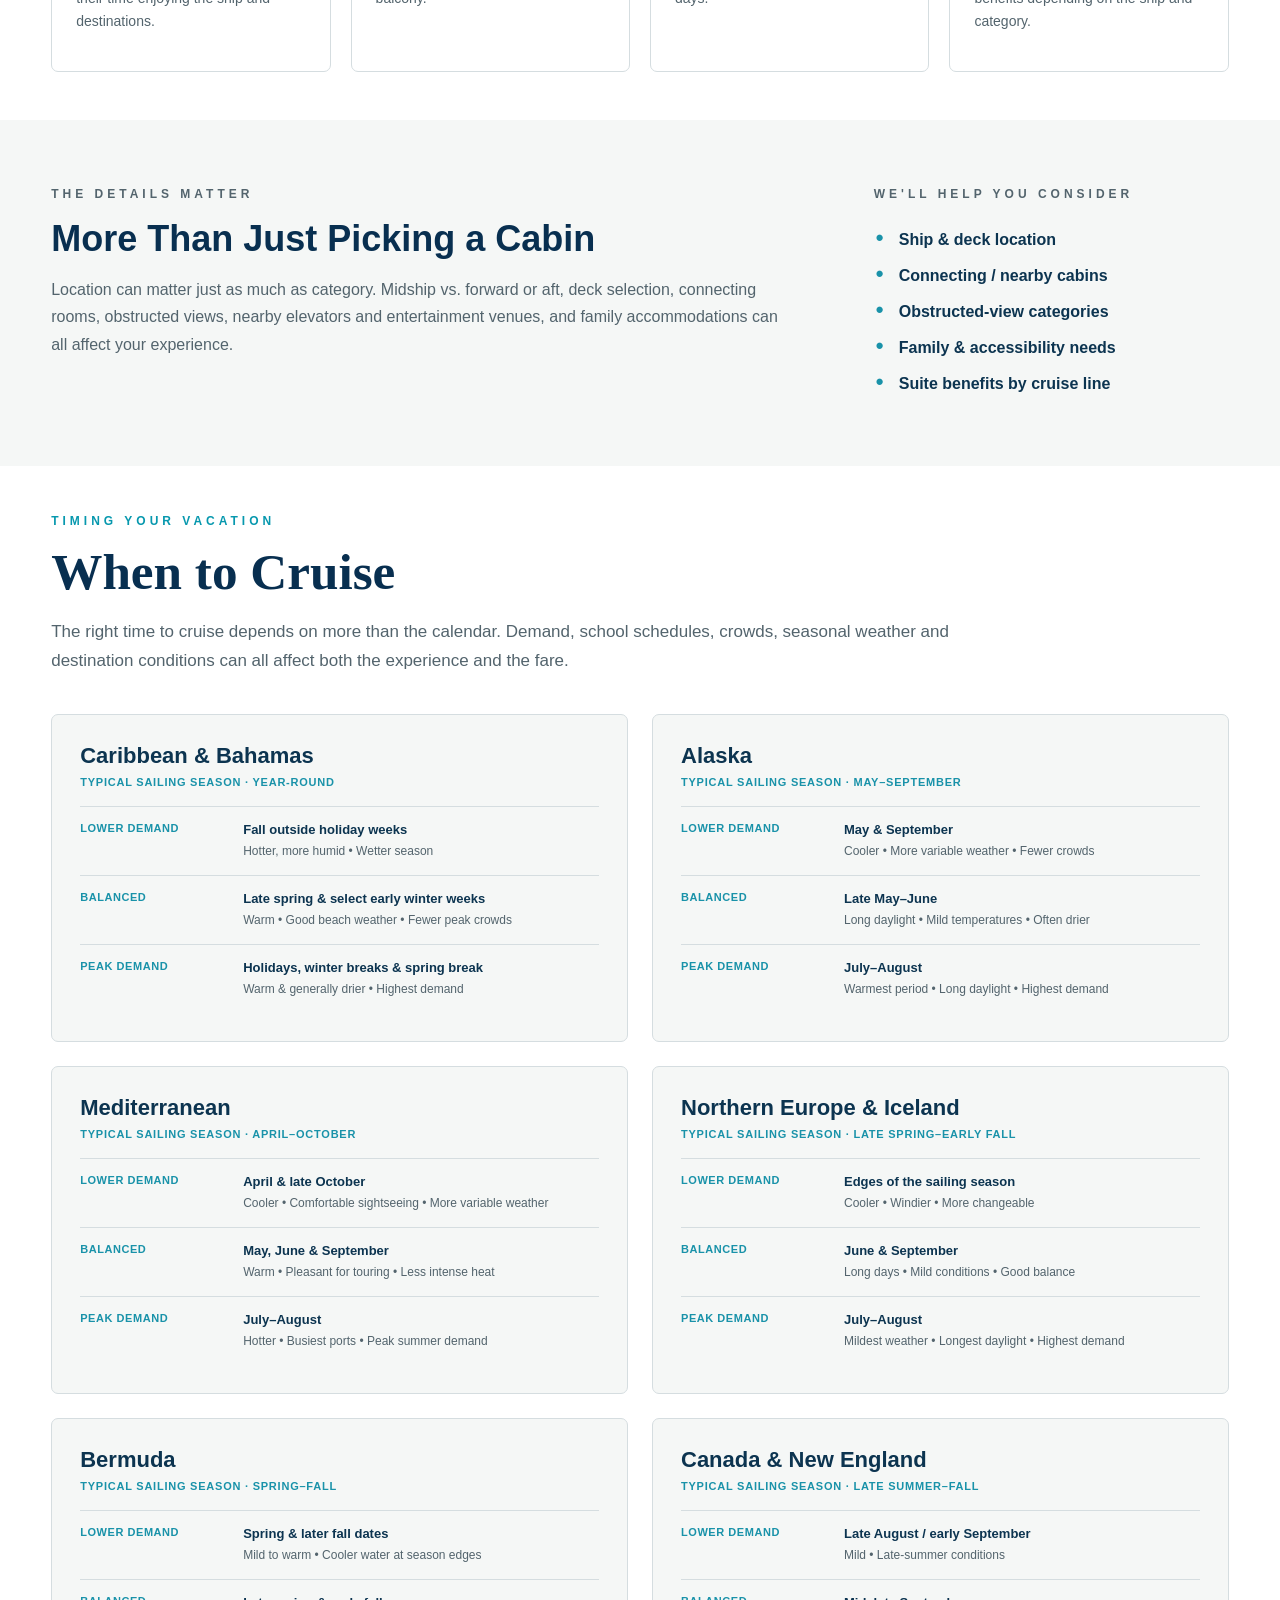
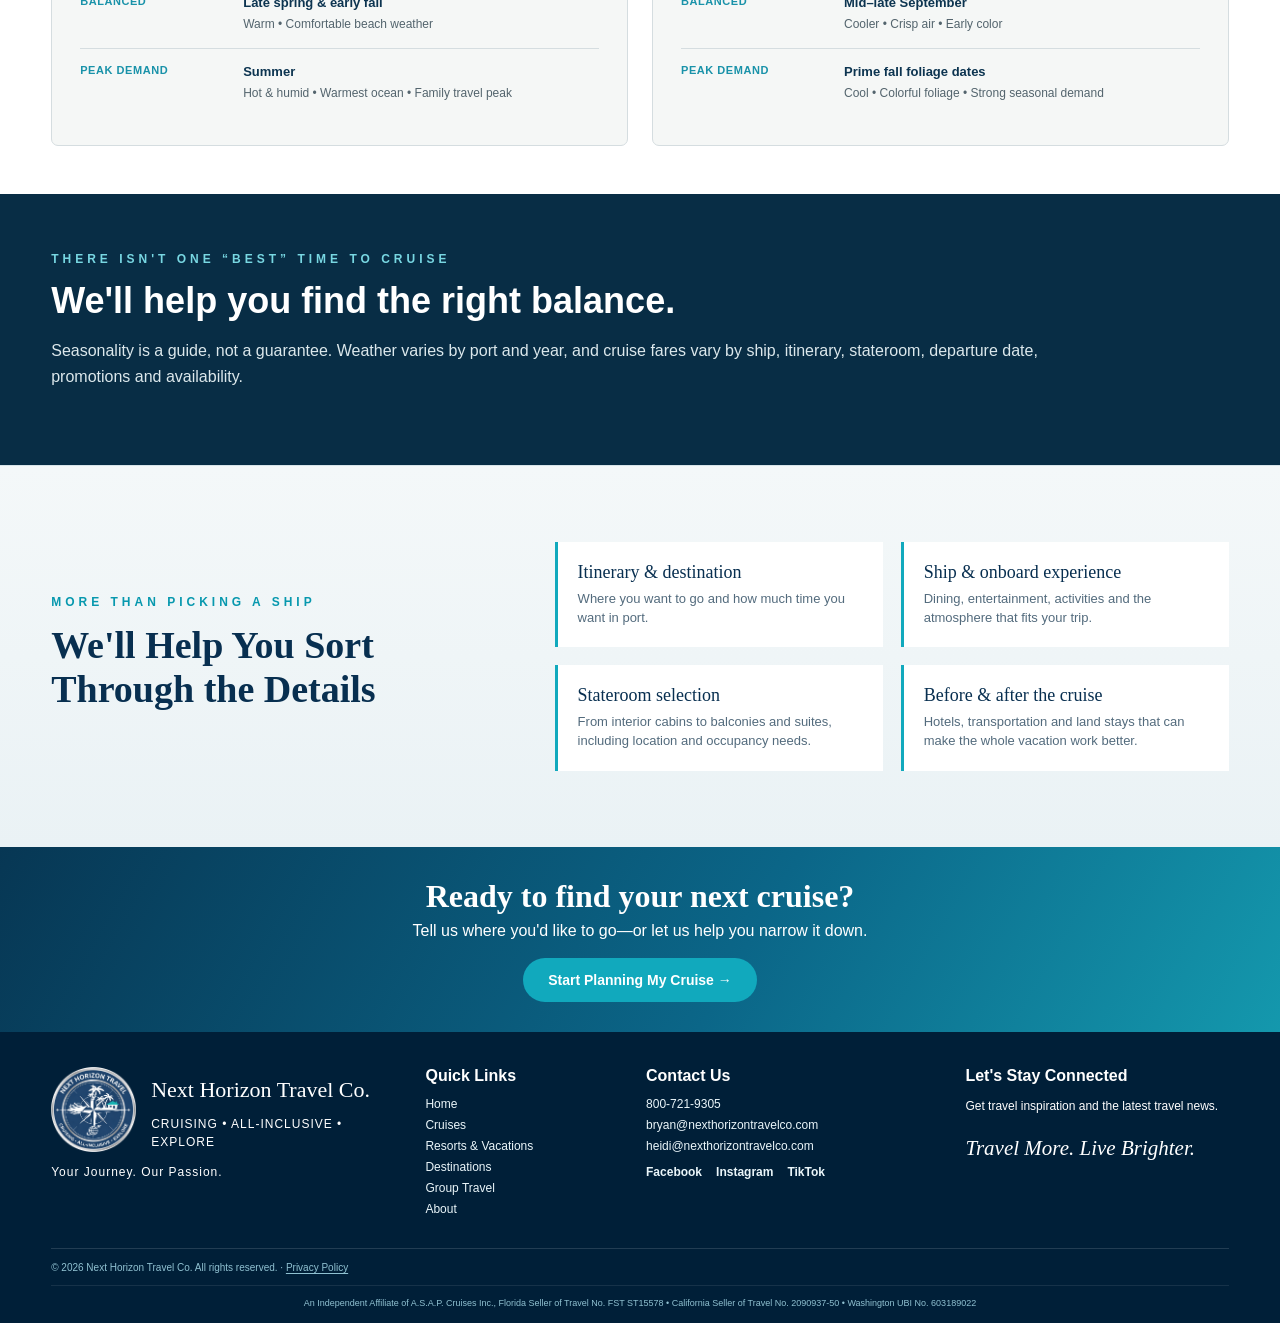
<file: cruises.html>
<!DOCTYPE html>

<html lang="en">
<head>
<meta charset="utf-8"/>
<meta content="width=device-width,initial-scale=1" name="viewport"/>
<title>Cruise Planning &amp; Cruise Vacations | Next Horizon Travel Co.</title>
<meta content="Compare cruise lines, destinations, staterooms and sailing seasons with personalized cruise planning from Next Horizon Travel Co." name="description"/>
<link href="assets/css/styles.css" rel="stylesheet"/>
<link href="https://nexthorizontravelco.com/cruises.html" rel="canonical"/><link href="assets/images/favicon-32.png" rel="icon" type="image/png"/><link href="assets/images/apple-touch-icon.png" rel="apple-touch-icon"/><meta content="index,follow,max-image-preview:large,max-snippet:-1,max-video-preview:-1" name="robots"/><meta content="#082a49" name="theme-color"/><meta content="website" property="og:type"/><meta content="Next Horizon Travel Co." property="og:site_name"/><meta content="Cruise Planning &amp; Cruise Vacations | Next Horizon Travel Co." property="og:title"/><meta content="Compare cruise lines, destinations, staterooms and sailing seasons with personalized cruise planning from Next Horizon Travel Co." property="og:description"/><meta content="https://nexthorizontravelco.com/cruises.html" property="og:url"/><meta content="https://nexthorizontravelco.com/assets/images/production/europe-positano.webp" property="og:image"/><meta content="Scenic travel destination from Next Horizon Travel Co." property="og:image:alt"/><meta content="summary_large_image" name="twitter:card"/><meta content="Cruise Planning &amp; Cruise Vacations | Next Horizon Travel Co." name="twitter:title"/><meta content="Compare cruise lines, destinations, staterooms and sailing seasons with personalized cruise planning from Next Horizon Travel Co." name="twitter:description"/><meta content="https://nexthorizontravelco.com/assets/images/production/europe-positano.webp" name="twitter:image"/><!-- Google tag (gtag.js) -->
<script async src="https://www.googletagmanager.com/gtag/js?id=G-45ZF826XDF"></script>
<script>
  window.dataLayer = window.dataLayer || [];
  function gtag(){dataLayer.push(arguments);}
  gtag('js', new Date());
  gtag('config', 'G-45ZF826XDF');
</script>
<!-- Meta Pixel Code -->
<script>
  !function(f,b,e,v,n,t,s)
  {if(f.fbq)return;n=f.fbq=function(){n.callMethod?
  n.callMethod.apply(n,arguments):n.queue.push(arguments)};
  if(!f._fbq)f._fbq=n;n.push=n;n.loaded=!0;n.version='2.0';
  n.queue=[];t=b.createElement(e);t.async=!0;
  t.src=v;s=b.getElementsByTagName(e)[0];
  s.parentNode.insertBefore(t,s)}(window, document,'script',
  'https://connect.facebook.net/en_US/fbevents.js');
  fbq('init', '1709604743959912');
  fbq('track', 'PageView');
</script>
<!-- End Meta Pixel Code -->
</head>
<body><noscript><img height="1" width="1" style="display:none" src="https://www.facebook.com/tr?id=1709604743959912&amp;ev=PageView&amp;noscript=1" alt="" /></noscript><a class="skip-link-v44" href="#main-content">Skip to main content</a>
<header class="site-header">
<div class="topbar wrap">
<a class="brand" href="index.html">
<img alt="Next Horizon Travel Co." src="assets/images/logo.png"/>
<span><b>Next Horizon Travel Co.</b><small>CRUISING • ALL-INCLUSIVE • EXPLORE</small></span>
</a>
<div class="contact">
<a href="tel:+18007219305">☎ 800-721-9305</a>
<a href="mailto:bryan@nexthorizontravelco.com">✉ bryan@nexthorizontravelco.com</a>
<a href="mailto:heidi@nexthorizontravelco.com">✉ heidi@nexthorizontravelco.com</a>
</div>
<button aria-label="Open menu" class="menu">☰</button>
</div>
<div class="navrow wrap">
<nav>
<a href="index.html">Home</a>
<a class="active" href="cruises.html">Cruises</a>
<a href="resorts.html">Resorts &amp; Vacations</a><a href="journeys.html">Guided &amp; Custom Journeys</a>
<a href="destinations.html">Destinations</a>
<a href="group-travel.html">Group Travel</a>
<a href="about.html">About</a>
<a href="contact.html">Contact</a>
</nav>
<a class="btn" href="plan-my-vacation.html">Plan My Vacation →</a>
</div>
<button aria-expanded="false" aria-label="Open navigation" class="mobile-menu-v25" type="button">MENU</button></header>
<main id="main-content">
<section class="cruise-hero">
<div class="shade"></div>
<div class="cruise-hero-copy wrap">
<p class="eyebrow">CRUISE • DISCOVER • EXPLORE</p>
<h1>Find the Right Cruise for You</h1>
<p>From choosing the right cruise line and itinerary to finding the cabin that fits your needs, we'll help you sort through the options and plan a cruise you'll be excited about.</p>
<div class="actions">
<a class="btn" href="plan-my-vacation.html">Plan My Cruise →</a>
<a class="btn outline" href="#sail">Explore Destinations</a>
</div>
</div>
</section>
<section class="cruise-intro section wrap">
<p class="eyebrow teal">THE RIGHT SHIP. THE RIGHT ITINERARY. THE RIGHT FIT.</p>
<h2>Cruising, Personally Planned</h2>
<p>Every cruise vacation is different. We help you compare destinations, ships, staterooms and onboard experiences so your cruise fits the way you actually want to travel.</p>
</section>
<section class="sail-section section" id="sail">
<div class="wrap">
<div class="section-heading">
<p class="eyebrow teal">EXPLORE WHERE YOU CAN SAIL</p>
<h2>From Tropical Shores to Glaciers and European Cities</h2>
<p>From tropical beaches to glaciers, historic European cities and breathtaking fjords, cruising can take you to some of the world's most incredible destinations.</p>
</div>
<div class="sail-grid">
<article class="sail-card sail-caribbean"><div><h3>Caribbean &amp; Bahamas</h3><p>Warm beaches, turquoise waters and island destinations make the Caribbean and Bahamas a favorite for relaxing getaways and family vacations.</p><a href="destinations.html">Explore Caribbean Cruises →</a></div></article>
<article class="sail-card sail-alaska"><div><h3>Alaska</h3><p>Glaciers, wildlife and incredible scenery make Alaska one of cruising's most unforgettable destinations, with options to combine your cruise with a land tour.</p><a href="destinations.html">Explore Alaska Cruises →</a></div></article>
<article class="sail-card sail-med"><div><h3>Europe &amp; Mediterranean</h3><p>Discover historic cities, beautiful coastlines and iconic destinations throughout Greece, Italy, Spain and beyond.</p><a href="destinations.html">Explore Europe Cruises →</a></div></article>
<article class="sail-card sail-north"><div><h3>Northern Europe &amp; Iceland</h3><p>Experience dramatic fjords, waterfalls, historic cities and unforgettable landscapes throughout Iceland and Northern Europe.</p><a href="destinations.html">Explore Northern Europe →</a></div></article>
</div>
</div>
</section>
<section class="line-section section">
<div class="wrap">
<div class="section-heading narrow">
<p class="eyebrow teal">FIND YOUR CRUISE STYLE</p>
<h2>Which Cruise Line Is Right for You?</h2>
<p>Every cruise line offers a different experience. The right choice depends on who's traveling, what you enjoy doing, the destinations you want to visit and the type of vacation you're looking for. We'll help you compare the options and find the cruise line that fits you best.</p>
</div>
<div class="line-grid">
<article class="line-card"><div class="line-logo"><img alt="Royal Caribbean logo" src="assets/images/cruise-lines/royal-caribbean.png"/></div><h3>Royal Caribbean</h3><p>Innovative ships, incredible entertainment and plenty to do onboard make Royal Caribbean a great choice for families, couples and multigenerational vacations.</p></article>
<article class="line-card"><div class="line-logo"><img alt="Celebrity Cruises logo" src="assets/images/cruise-lines/celebrity.png"/></div><h3>Celebrity Cruises</h3><p>Modern ships, elevated dining and thoughtfully designed spaces make Celebrity Cruises a great choice for couples and travelers looking for a more relaxed, upscale cruise experience.</p></article>
<article class="line-card"><div class="line-logo"><img alt="Norwegian Cruise Line logo" src="assets/images/cruise-lines/ncl.png"/></div><h3>Norwegian Cruise Line</h3><p>Flexible dining, exciting entertainment and a relaxed approach to cruising make Norwegian a great choice for travelers who enjoy having plenty of options throughout their vacation.</p>
<a class="line-cta" href="https://www.ncl.com/?insider=j3xme-bryan-king" rel="noopener noreferrer" target="_blank">Explore NCL Cruises</a>
</article>
<article class="line-card"><div class="line-logo"><img alt="Princess Cruises logo" src="assets/images/cruise-lines/princess.jpg"/></div><h3>Princess Cruises</h3><p>Destination-focused cruising, elegant ships and exceptional Alaska options make Princess a great choice for travelers who want to experience more of the places they visit.</p></article>
<article class="line-card"><div class="line-logo"><img alt="Carnival Cruise Line logo" src="assets/images/cruise-lines/carnival.jpg"/></div><h3>Carnival Cruise Line</h3><p>Fun ships, casual cruising and plenty of onboard entertainment make Carnival a great choice for families, groups and travelers looking for a lively vacation at sea.</p></article>
<article class="line-card"><div class="line-logo"><img alt="MSC Cruises logo" src="assets/images/cruise-lines/msc.png"/></div><h3>MSC Cruises</h3><p>Stylish ships, international flair and a wide range of itineraries make MSC Cruises a great choice for travelers looking for a distinctive cruise experience with plenty of options onboard.</p></article>
<article class="line-card"><div class="line-logo"><img alt="Virgin Voyages logo" src="assets/images/cruise-lines/virgin.png"/></div><h3>Virgin Voyages</h3><p>Adults-only cruising, modern ships, included dining and a fresh approach to life at sea make Virgin Voyages a great choice for travelers looking for a different kind of cruise experience.</p>
<a class="line-cta" href="https://www.virginvoyages.com/book/voyage-planner/find-a-voyage?cabins=1&amp;currencyCode=USD&amp;agentId=266752&amp;agencyId=409&amp;bookingChannel=FMLINK" rel="noopener noreferrer" target="_blank">Explore Virgin Voyages</a>
</article>
<article class="line-card"><div class="line-logo"><img alt="Disney Cruise Line logo" src="assets/images/cruise-lines/disney.png"/></div><h3>Disney Cruise Line</h3><p>Disney storytelling, family-focused entertainment and thoughtfully designed spaces for both kids and adults make Disney Cruise Line a great choice for families and multigenerational vacations.</p></article>
</div>
</div>
</section>
<section class="section staterooms-v26">
<div class="wrap">
<p class="eyebrow teal">CHOOSING YOUR SPACE AT SEA</p>
<h2>Your Stateroom Matters.</h2>
<p class="stateroom-lead-v26">Your stateroom is more than where you sleep. The right category, location and layout can make a meaningful difference in your cruise experience.</p>
<div class="stateroom-grid-v26">
<article class="stateroom-card-v26 interior-v26"><div class="stateroom-photo-v26"></div><div class="stateroom-copy-v26"><span>VALUE</span><h3>Interior</h3><p>A smart, budget-friendly choice for travelers who plan to spend most of their time enjoying the ship and destinations.</p></div></article>
<article class="stateroom-card-v26 ocean-v26"><div class="stateroom-photo-v26"></div><div class="stateroom-copy-v26"><span>NATURAL LIGHT</span><h3>Ocean View</h3><p>Enjoy natural light and a view of the sea without stepping up to a private balcony.</p></div></article>
<article class="stateroom-card-v26 balcony-v26"><div class="stateroom-photo-v26"></div><div class="stateroom-copy-v26"><span>PRIVATE OUTDOOR SPACE</span><h3>Balcony</h3><p>Your own outdoor space for morning coffee, sunsets and scenic sailing days.</p></div></article>
<article class="stateroom-card-v26 suite-v26"><div class="stateroom-photo-v26"></div><div class="stateroom-copy-v26"><span>MORE SPACE &amp; PERKS</span><h3>Suites</h3><p>More room to relax, with upgraded accommodations and potential suite benefits depending on the ship and category.</p></div></article>
</div>
</div>
</section>
<section class="stateroom-details-v26">
<div class="wrap stateroom-details-grid-v26">
<div><p class="eyebrow teal">THE DETAILS MATTER</p><h2>More Than Just Picking a Cabin</h2><p>Location can matter just as much as category. Midship vs. forward or aft, deck selection, connecting rooms, obstructed views, nearby elevators and entertainment venues, and family accommodations can all affect your experience.</p></div>
<div><p class="eyebrow teal">WE'LL HELP YOU CONSIDER</p><ul><li>Ship &amp; deck location</li><li>Connecting / nearby cabins</li><li>Obstructed-view categories</li><li>Family &amp; accessibility needs</li><li>Suite benefits by cruise line</li></ul></div>
</div>
</section>
<section class="section cruise-timing-v29">
<div class="wrap">
<p class="eyebrow teal">TIMING YOUR VACATION</p>
<h2>When to Cruise</h2>
<p class="timing-lead-v29">The right time to cruise depends on more than the calendar. Demand, school schedules, crowds, seasonal weather and destination conditions can all affect both the experience and the fare.</p>
<div class="timing-grid-v29">
<article class="timing-card-v29"><h3>Caribbean &amp; Bahamas</h3><p class="timing-season-v29">TYPICAL SAILING SEASON · YEAR-ROUND</p><div class="timing-row-v29"><b>LOWER DEMAND</b><strong>Fall outside holiday weeks</strong><small>Hotter, more humid • Wetter season</small></div><div class="timing-row-v29"><b>BALANCED</b><strong>Late spring &amp; select early winter weeks</strong><small>Warm • Good beach weather • Fewer peak crowds</small></div><div class="timing-row-v29"><b>PEAK DEMAND</b><strong>Holidays, winter breaks &amp; spring break</strong><small>Warm &amp; generally drier • Highest demand</small></div></article>
<article class="timing-card-v29"><h3>Alaska</h3><p class="timing-season-v29">TYPICAL SAILING SEASON · MAY–SEPTEMBER</p><div class="timing-row-v29"><b>LOWER DEMAND</b><strong>May &amp; September</strong><small>Cooler • More variable weather • Fewer crowds</small></div><div class="timing-row-v29"><b>BALANCED</b><strong>Late May–June</strong><small>Long daylight • Mild temperatures • Often drier</small></div><div class="timing-row-v29"><b>PEAK DEMAND</b><strong>July–August</strong><small>Warmest period • Long daylight • Highest demand</small></div></article>
<article class="timing-card-v29"><h3>Mediterranean</h3><p class="timing-season-v29">TYPICAL SAILING SEASON · APRIL–OCTOBER</p><div class="timing-row-v29"><b>LOWER DEMAND</b><strong>April &amp; late October</strong><small>Cooler • Comfortable sightseeing • More variable weather</small></div><div class="timing-row-v29"><b>BALANCED</b><strong>May, June &amp; September</strong><small>Warm • Pleasant for touring • Less intense heat</small></div><div class="timing-row-v29"><b>PEAK DEMAND</b><strong>July–August</strong><small>Hotter • Busiest ports • Peak summer demand</small></div></article>
<article class="timing-card-v29"><h3>Northern Europe &amp; Iceland</h3><p class="timing-season-v29">TYPICAL SAILING SEASON · LATE SPRING–EARLY FALL</p><div class="timing-row-v29"><b>LOWER DEMAND</b><strong>Edges of the sailing season</strong><small>Cooler • Windier • More changeable</small></div><div class="timing-row-v29"><b>BALANCED</b><strong>June &amp; September</strong><small>Long days • Mild conditions • Good balance</small></div><div class="timing-row-v29"><b>PEAK DEMAND</b><strong>July–August</strong><small>Mildest weather • Longest daylight • Highest demand</small></div></article>
<article class="timing-card-v29"><h3>Bermuda</h3><p class="timing-season-v29">TYPICAL SAILING SEASON · SPRING–FALL</p><div class="timing-row-v29"><b>LOWER DEMAND</b><strong>Spring &amp; later fall dates</strong><small>Mild to warm • Cooler water at season edges</small></div><div class="timing-row-v29"><b>BALANCED</b><strong>Late spring &amp; early fall</strong><small>Warm • Comfortable beach weather</small></div><div class="timing-row-v29"><b>PEAK DEMAND</b><strong>Summer</strong><small>Hot &amp; humid • Warmest ocean • Family travel peak</small></div></article>
<article class="timing-card-v29"><h3>Canada &amp; New England</h3><p class="timing-season-v29">TYPICAL SAILING SEASON · LATE SUMMER–FALL</p><div class="timing-row-v29"><b>LOWER DEMAND</b><strong>Late August / early September</strong><small>Mild • Late-summer conditions</small></div><div class="timing-row-v29"><b>BALANCED</b><strong>Mid–late September</strong><small>Cooler • Crisp air • Early color</small></div><div class="timing-row-v29"><b>PEAK DEMAND</b><strong>Prime fall foliage dates</strong><small>Cool • Colorful foliage • Strong seasonal demand</small></div></article>
</div>
</div>
</section>
<section class="timing-advisor-v29"><div class="wrap"><p class="eyebrow">THERE ISN'T ONE “BEST” TIME TO CRUISE</p><h2>We'll help you find the right balance.</h2><p>Seasonality is a guide, not a guarantee. Weather varies by port and year, and cruise fares vary by ship, itinerary, stateroom, departure date, promotions and availability.</p></div></section>
<section class="cruise-help section">
<div class="wrap cruise-help-grid">
<div>
<p class="eyebrow teal">MORE THAN PICKING A SHIP</p>
<h2>We'll Help You Sort Through the Details</h2>
</div>
<div class="help-points">
<p><b>Itinerary &amp; destination</b><span>Where you want to go and how much time you want in port.</span></p>
<p><b>Ship &amp; onboard experience</b><span>Dining, entertainment, activities and the atmosphere that fits your trip.</span></p>
<p><b>Stateroom selection</b><span>From interior cabins to balconies and suites, including location and occupancy needs.</span></p>
<p><b>Before &amp; after the cruise</b><span>Hotels, transportation and land stays that can make the whole vacation work better.</span></p>
</div>
</div>
</section>
<section class="cta cruise-cta" id="plan">
<div>
<h2>Ready to find your next cruise?</h2>
<p>Tell us where you'd like to go—or let us help you narrow it down.</p>
<a class="btn" href="plan-my-vacation.html?type=cruise">Start Planning My Cruise →</a>
</div>
</section>
</main>
<footer id="contact">
<div class="wrap footer-grid">
<div class="foot-brand"><img alt="Next Horizon Travel Co." src="assets/images/logo.png"/><h3>Next Horizon Travel Co.</h3><p>CRUISING • ALL-INCLUSIVE • EXPLORE</p><p>Your Journey. Our Passion.</p></div>
<div><h4>Quick Links</h4><a href="index.html">Home</a><a href="cruises.html">Cruises</a><a href="resorts.html">Resorts &amp; Vacations</a><a href="destinations.html">Destinations</a><a href="group-travel.html">Group Travel</a><a href="about.html">About</a></div>
<div><h4>Contact Us</h4><a href="tel:+18007219305">800-721-9305</a><a href="mailto:bryan@nexthorizontravelco.com">bryan@nexthorizontravelco.com</a><a href="mailto:heidi@nexthorizontravelco.com">heidi@nexthorizontravelco.com</a><div aria-label="Social media" class="social-links"><a href="https://www.facebook.com/profile.php?id=61585397729444" rel="noopener noreferrer" target="_blank">Facebook</a><a href="https://www.instagram.com/nexthorizontravelco/" rel="noopener noreferrer" target="_blank">Instagram</a><a href="https://www.tiktok.com/@nexthorizontravelco" rel="noopener noreferrer" target="_blank">TikTok</a></div></div>
<div><h4>Let's Stay Connected</h4><p>Get travel inspiration and the latest travel news.</p><p class="script">Travel More. Live Brighter.</p></div>
</div>
<div class="copyright wrap">© 2026 Next Horizon Travel Co. All rights reserved. · <a href="privacy.html">Privacy Policy</a></div>
<div class="legal-line wrap">An Independent Affiliate of A.S.A.P. Cruises Inc., Florida Seller of Travel No. FST ST15578 • California Seller of Travel No. 2090937-50 • Washington UBI No. 603189022</div>
</footer>
<script src="assets/js/site.js"></script>
</body>
</html>
</file>
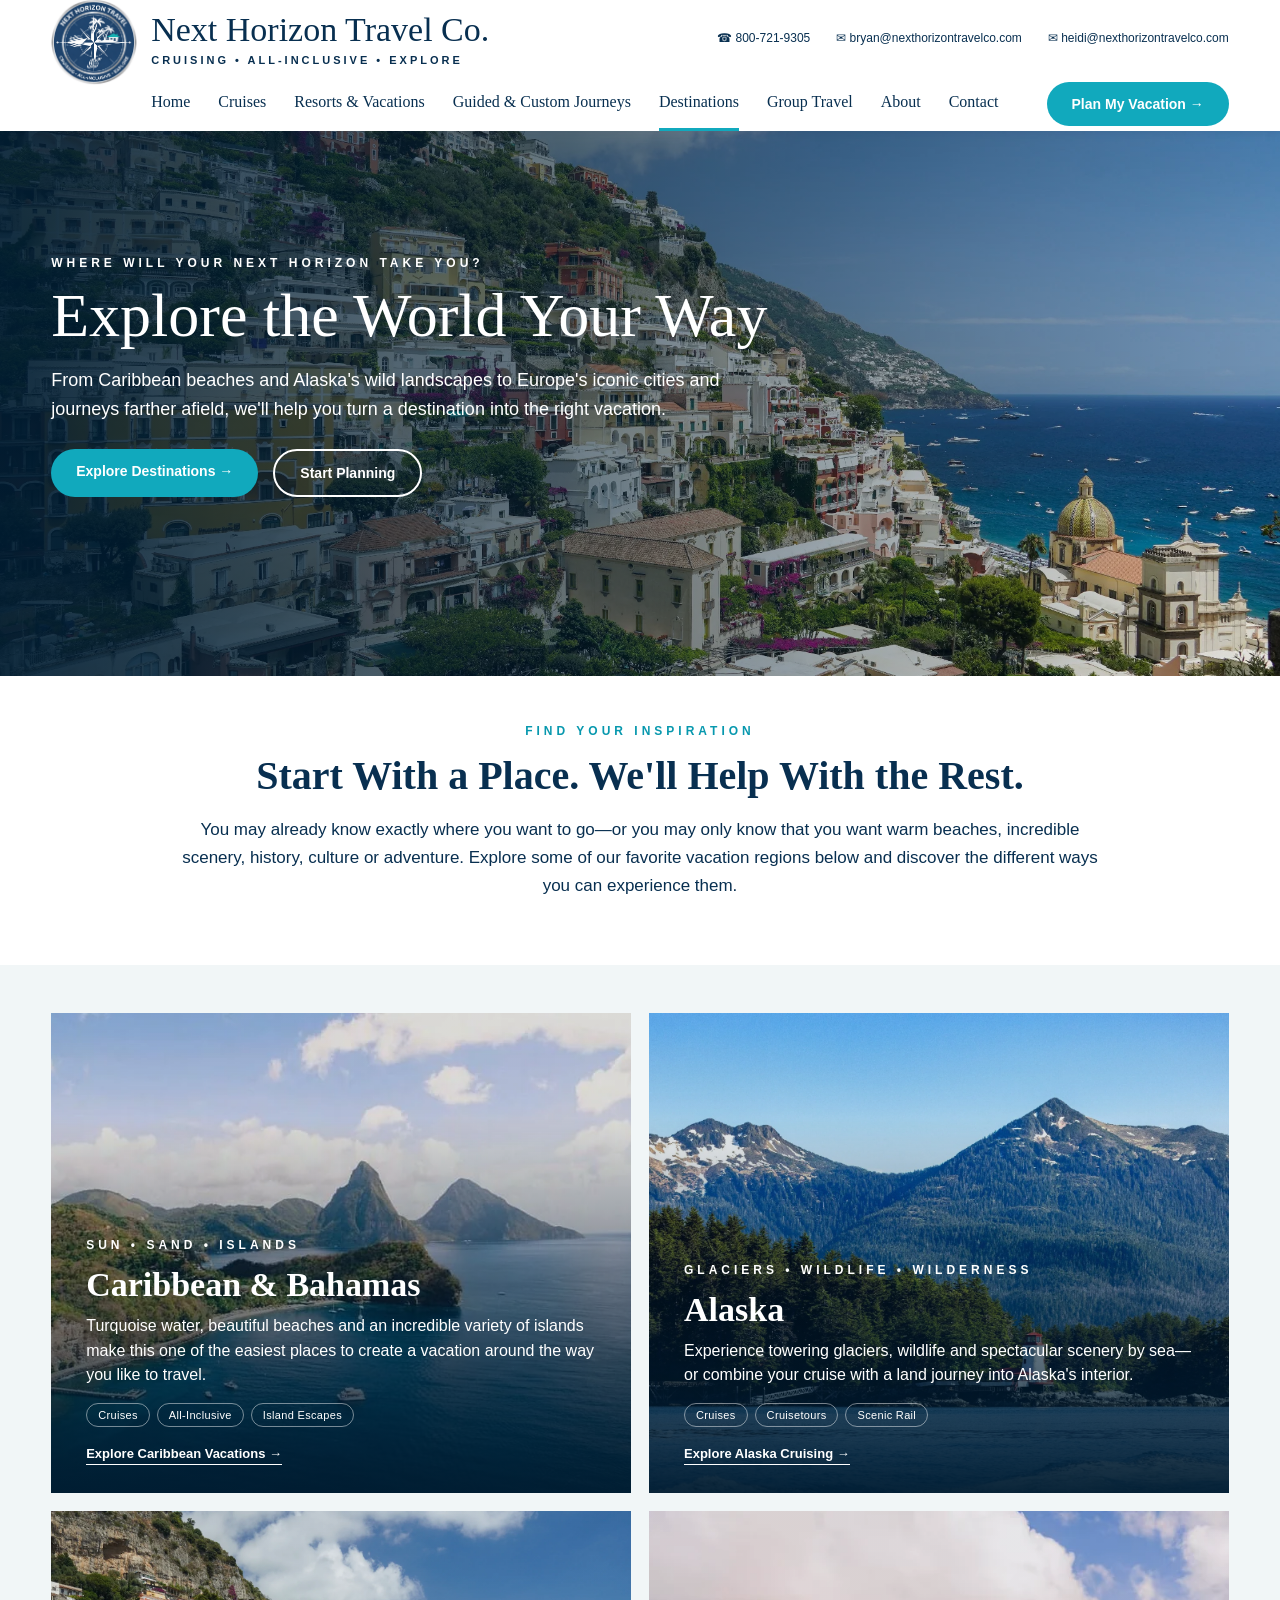
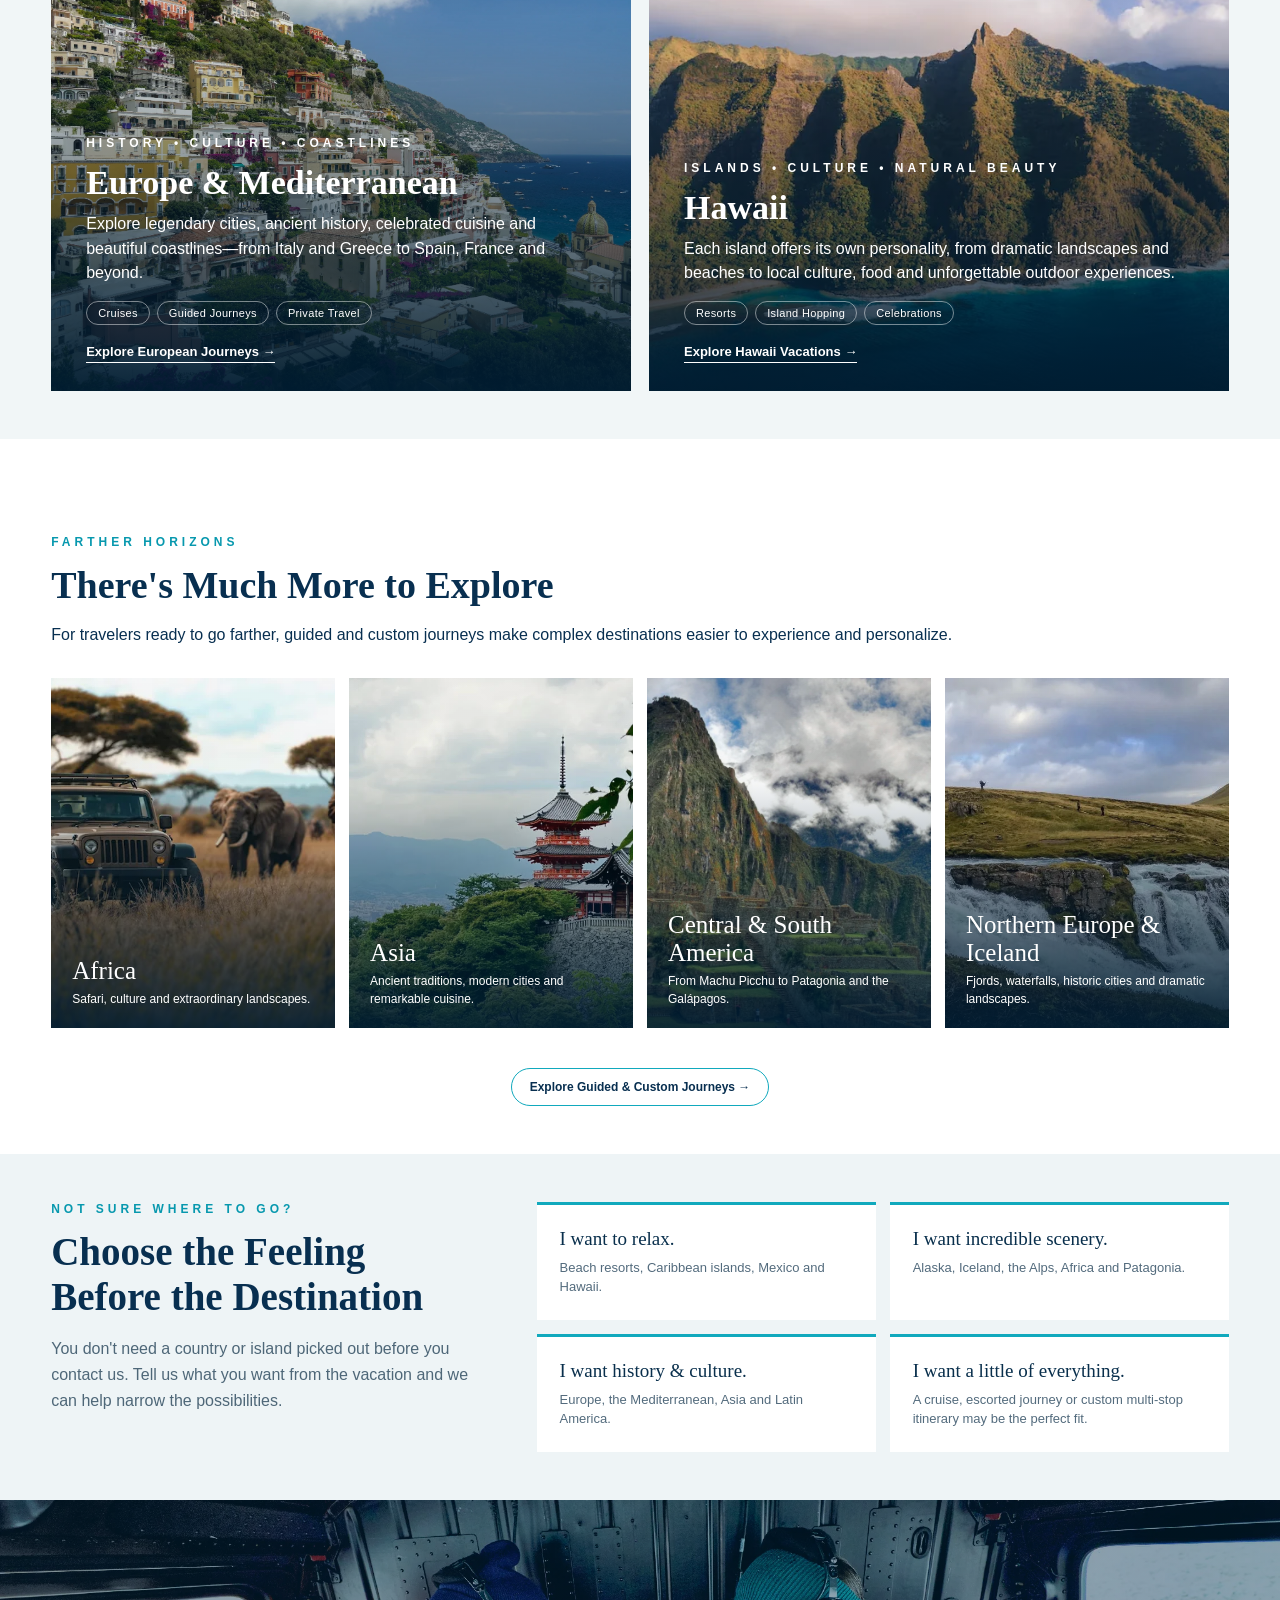
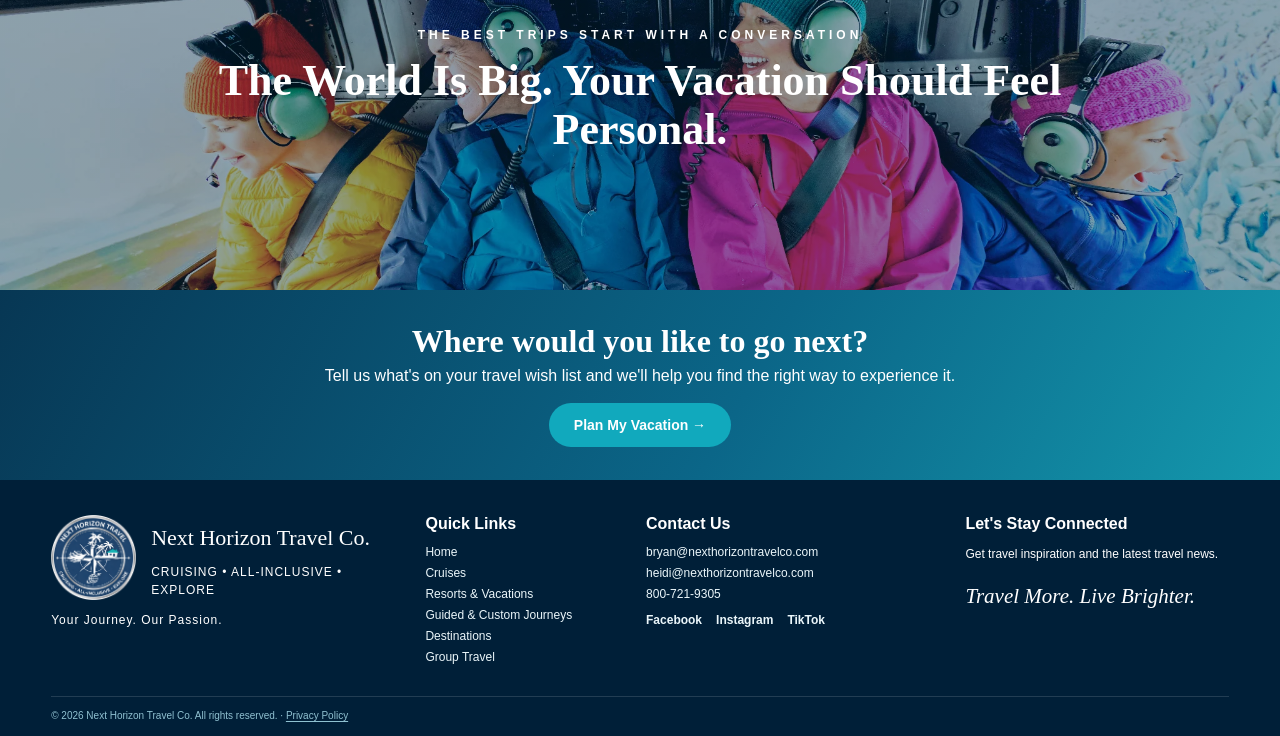
<file: destinations.html>
<!DOCTYPE html>
<html lang="en"><head>
<meta charset="utf-8"/><meta content="width=device-width,initial-scale=1" name="viewport"/>
<title>Vacation &amp; Cruise Destinations | Next Horizon Travel Co.</title>
<meta content="Explore cruise, resort and guided vacation destinations including the Caribbean, Alaska, Europe, Hawaii, Africa, Asia and Latin America." name="description"/>
<link href="assets/css/styles.css" rel="stylesheet"/>
<link href="https://nexthorizontravelco.com/destinations.html" rel="canonical"/><link href="assets/images/favicon-32.png" rel="icon" type="image/png"/><link href="assets/images/apple-touch-icon.png" rel="apple-touch-icon"/><meta content="index,follow,max-image-preview:large,max-snippet:-1,max-video-preview:-1" name="robots"/><meta content="#082a49" name="theme-color"/><meta content="website" property="og:type"/><meta content="Next Horizon Travel Co." property="og:site_name"/><meta content="Vacation &amp; Cruise Destinations | Next Horizon Travel Co." property="og:title"/><meta content="Explore cruise, resort and guided vacation destinations including the Caribbean, Alaska, Europe, Hawaii, Africa, Asia and Latin America." property="og:description"/><meta content="https://nexthorizontravelco.com/destinations.html" property="og:url"/><meta content="https://nexthorizontravelco.com/assets/images/production/europe-positano.webp" property="og:image"/><meta content="Scenic travel destination from Next Horizon Travel Co." property="og:image:alt"/><meta content="summary_large_image" name="twitter:card"/><meta content="Vacation &amp; Cruise Destinations | Next Horizon Travel Co." name="twitter:title"/><meta content="Explore cruise, resort and guided vacation destinations including the Caribbean, Alaska, Europe, Hawaii, Africa, Asia and Latin America." name="twitter:description"/><meta content="https://nexthorizontravelco.com/assets/images/production/europe-positano.webp" name="twitter:image"/><!-- Google tag (gtag.js) -->
<script async src="https://www.googletagmanager.com/gtag/js?id=G-45ZF826XDF"></script>
<script>
  window.dataLayer = window.dataLayer || [];
  function gtag(){dataLayer.push(arguments);}
  gtag('js', new Date());
  gtag('config', 'G-45ZF826XDF');
</script>
<!-- Meta Pixel Code -->
<script>
  !function(f,b,e,v,n,t,s)
  {if(f.fbq)return;n=f.fbq=function(){n.callMethod?
  n.callMethod.apply(n,arguments):n.queue.push(arguments)};
  if(!f._fbq)f._fbq=n;n.push=n;n.loaded=!0;n.version='2.0';
  n.queue=[];t=b.createElement(e);t.async=!0;
  t.src=v;s=b.getElementsByTagName(e)[0];
  s.parentNode.insertBefore(t,s)}(window, document,'script',
  'https://connect.facebook.net/en_US/fbevents.js');
  fbq('init', '1709604743959912');
  fbq('track', 'PageView');
</script>
<!-- End Meta Pixel Code -->
</head><body><noscript><img height="1" width="1" style="display:none" src="https://www.facebook.com/tr?id=1709604743959912&amp;ev=PageView&amp;noscript=1" alt="" /></noscript><a class="skip-link-v44" href="#main-content">Skip to main content</a>
<header class="site-header"><div class="topbar wrap">
<a class="brand" href="index.html"><img alt="Next Horizon Travel Co." src="assets/images/logo.png"/><span><b>Next Horizon Travel Co.</b><small>CRUISING • ALL-INCLUSIVE • EXPLORE</small></span></a>
<div class="contact"><a href="tel:+18007219305">☎ 800-721-9305</a><a href="mailto:bryan@nexthorizontravelco.com">✉ bryan@nexthorizontravelco.com</a><a href="mailto:heidi@nexthorizontravelco.com">✉ heidi@nexthorizontravelco.com</a></div><button aria-label="Open menu" class="menu">☰</button></div>
<div class="navrow wrap"><nav><a href="index.html">Home</a><a href="cruises.html">Cruises</a><a href="resorts.html">Resorts &amp; Vacations</a><a href="journeys.html">Guided &amp; Custom Journeys</a><a class="active" href="destinations.html">Destinations</a><a href="group-travel.html">Group Travel</a><a href="about.html">About</a><a href="contact.html">Contact</a></nav><a class="btn" href="plan-my-vacation.html">Plan My Vacation →</a></div><button aria-expanded="false" aria-label="Open navigation" class="mobile-menu-v25" type="button">MENU</button></header>
<main id="main-content">
<section class="dest-hero"><div class="shade"></div><div class="wrap dest-hero-copy"><p class="eyebrow">WHERE WILL YOUR NEXT HORIZON TAKE YOU?</p><h1>Explore the World Your Way</h1><p>From Caribbean beaches and Alaska's wild landscapes to Europe's iconic cities and journeys farther afield, we'll help you turn a destination into the right vacation.</p><div class="actions"><a class="btn" href="#explore">Explore Destinations →</a><a class="btn outline" href="plan-my-vacation.html">Start Planning</a></div></div></section>
<section class="section dest-intro wrap"><p class="eyebrow teal">FIND YOUR INSPIRATION</p><h2>Start With a Place. We'll Help With the Rest.</h2><p>You may already know exactly where you want to go—or you may only know that you want warm beaches, incredible scenery, history, culture or adventure. Explore some of our favorite vacation regions below and discover the different ways you can experience them.</p></section>
<section class="section dest-explore" id="explore"><div class="wrap"><div class="dest-card-grid">
<article class="dest-big caribbean"><div class="dest-overlay"><p class="eyebrow">SUN • SAND • ISLANDS</p><h2>Caribbean &amp; Bahamas</h2><p>Turquoise water, beautiful beaches and an incredible variety of islands make this one of the easiest places to create a vacation around the way you like to travel.</p><div class="dest-tags"><span>Cruises</span><span>All-Inclusive</span><span>Island Escapes</span></div><a class="dest-link" href="resorts.html">Explore Caribbean Vacations →</a></div></article>
<article class="dest-big alaska"><div class="dest-overlay"><p class="eyebrow">GLACIERS • WILDLIFE • WILDERNESS</p><h2>Alaska</h2><p>Experience towering glaciers, wildlife and spectacular scenery by sea—or combine your cruise with a land journey into Alaska's interior.</p><div class="dest-tags"><span>Cruises</span><span>Cruisetours</span><span>Scenic Rail</span></div><a class="dest-link" href="cruises.html">Explore Alaska Cruising →</a></div></article>
<article class="dest-big europe"><div class="dest-overlay"><p class="eyebrow">HISTORY • CULTURE • COASTLINES</p><h2>Europe &amp; Mediterranean</h2><p>Explore legendary cities, ancient history, celebrated cuisine and beautiful coastlines—from Italy and Greece to Spain, France and beyond.</p><div class="dest-tags"><span>Cruises</span><span>Guided Journeys</span><span>Private Travel</span></div><a class="dest-link" href="journeys.html">Explore European Journeys →</a></div></article>
<article class="dest-big hawaii"><div class="dest-overlay"><p class="eyebrow">ISLANDS • CULTURE • NATURAL BEAUTY</p><h2>Hawaii</h2><p>Each island offers its own personality, from dramatic landscapes and beaches to local culture, food and unforgettable outdoor experiences.</p><div class="dest-tags"><span>Resorts</span><span>Island Hopping</span><span>Celebrations</span></div><a class="dest-link" href="resorts.html">Explore Hawaii Vacations →</a></div></article>
</div></div></section>
<section class="section more-world"><div class="wrap"><div class="section-heading narrow"><p class="eyebrow teal">FARTHER HORIZONS</p><h2>There's Much More to Explore</h2><p>For travelers ready to go farther, guided and custom journeys make complex destinations easier to experience and personalize.</p></div>
<div class="world-grid">
<article class="world-africa"><div><h3>Africa</h3><p>Safari, culture and extraordinary landscapes.</p></div></article>
<article class="world-asia"><div><h3>Asia</h3><p>Ancient traditions, modern cities and remarkable cuisine.</p></div></article>
<article class="world-latin"><div><h3>Central &amp; South America</h3><p>From Machu Picchu to Patagonia and the Galápagos.</p></div></article>
<article class="world-north"><div><h3>Northern Europe &amp; Iceland</h3><p>Fjords, waterfalls, historic cities and dramatic landscapes.</p></div></article>
</div><div class="center-action"><a class="pill" href="journeys.html">Explore Guided &amp; Custom Journeys →</a></div></div></section>
<section class="section choose-destination"><div class="wrap choose-grid"><div><p class="eyebrow teal">NOT SURE WHERE TO GO?</p><h2>Choose the Feeling Before the Destination</h2><p>You don't need a country or island picked out before you contact us. Tell us what you want from the vacation and we can help narrow the possibilities.</p></div>
<div class="travel-moods"><div><b>I want to relax.</b><span>Beach resorts, Caribbean islands, Mexico and Hawaii.</span></div><div><b>I want incredible scenery.</b><span>Alaska, Iceland, the Alps, Africa and Patagonia.</span></div><div><b>I want history &amp; culture.</b><span>Europe, the Mediterranean, Asia and Latin America.</span></div><div><b>I want a little of everything.</b><span>A cruise, escorted journey or custom multi-stop itinerary may be the perfect fit.</span></div></div></div></section>
<section class="dest-photo-break"><div class="wrap"><p class="eyebrow">THE BEST TRIPS START WITH A CONVERSATION</p><h2>The World Is Big. Your Vacation Should Feel Personal.</h2></div></section>
<section class="cta journey-cta" id="plan"><div><h2>Where would you like to go next?</h2><p>Tell us what's on your travel wish list and we'll help you find the right way to experience it.</p><a class="btn" href="plan-my-vacation.html">Plan My Vacation →</a></div></section>
</main>
<footer id="contact"><div class="wrap footer-grid"><div class="foot-brand"><img alt="Next Horizon Travel Co." src="assets/images/logo.png"/><h3>Next Horizon Travel Co.</h3><p>CRUISING • ALL-INCLUSIVE • EXPLORE</p><p>Your Journey. Our Passion.</p></div><div><h4>Quick Links</h4><a href="index.html">Home</a><a href="cruises.html">Cruises</a><a href="resorts.html">Resorts &amp; Vacations</a><a href="journeys.html">Guided &amp; Custom Journeys</a><a href="destinations.html">Destinations</a><a href="group-travel.html">Group Travel</a></div><div><h4>Contact Us</h4><a href="mailto:bryan@nexthorizontravelco.com">bryan@nexthorizontravelco.com</a><a href="mailto:heidi@nexthorizontravelco.com">heidi@nexthorizontravelco.com</a><a href="tel:+18007219305">800-721-9305</a><div class="social-links"><a href="https://www.facebook.com/profile.php?id=61585397729444" rel="noopener noreferrer" target="_blank">Facebook</a><a href="https://www.instagram.com/nexthorizontravelco/" rel="noopener noreferrer" target="_blank">Instagram</a><a href="https://www.tiktok.com/@nexthorizontravelco" rel="noopener noreferrer" target="_blank">TikTok</a></div></div><div><h4>Let's Stay Connected</h4><p>Get travel inspiration and the latest travel news.</p><p class="script">Travel More. Live Brighter.</p></div></div><div class="copyright wrap">© 2026 Next Horizon Travel Co. All rights reserved. · <a href="privacy.html">Privacy Policy</a></div></footer>
<script src="assets/js/site.js"></script></body></html>
</file>
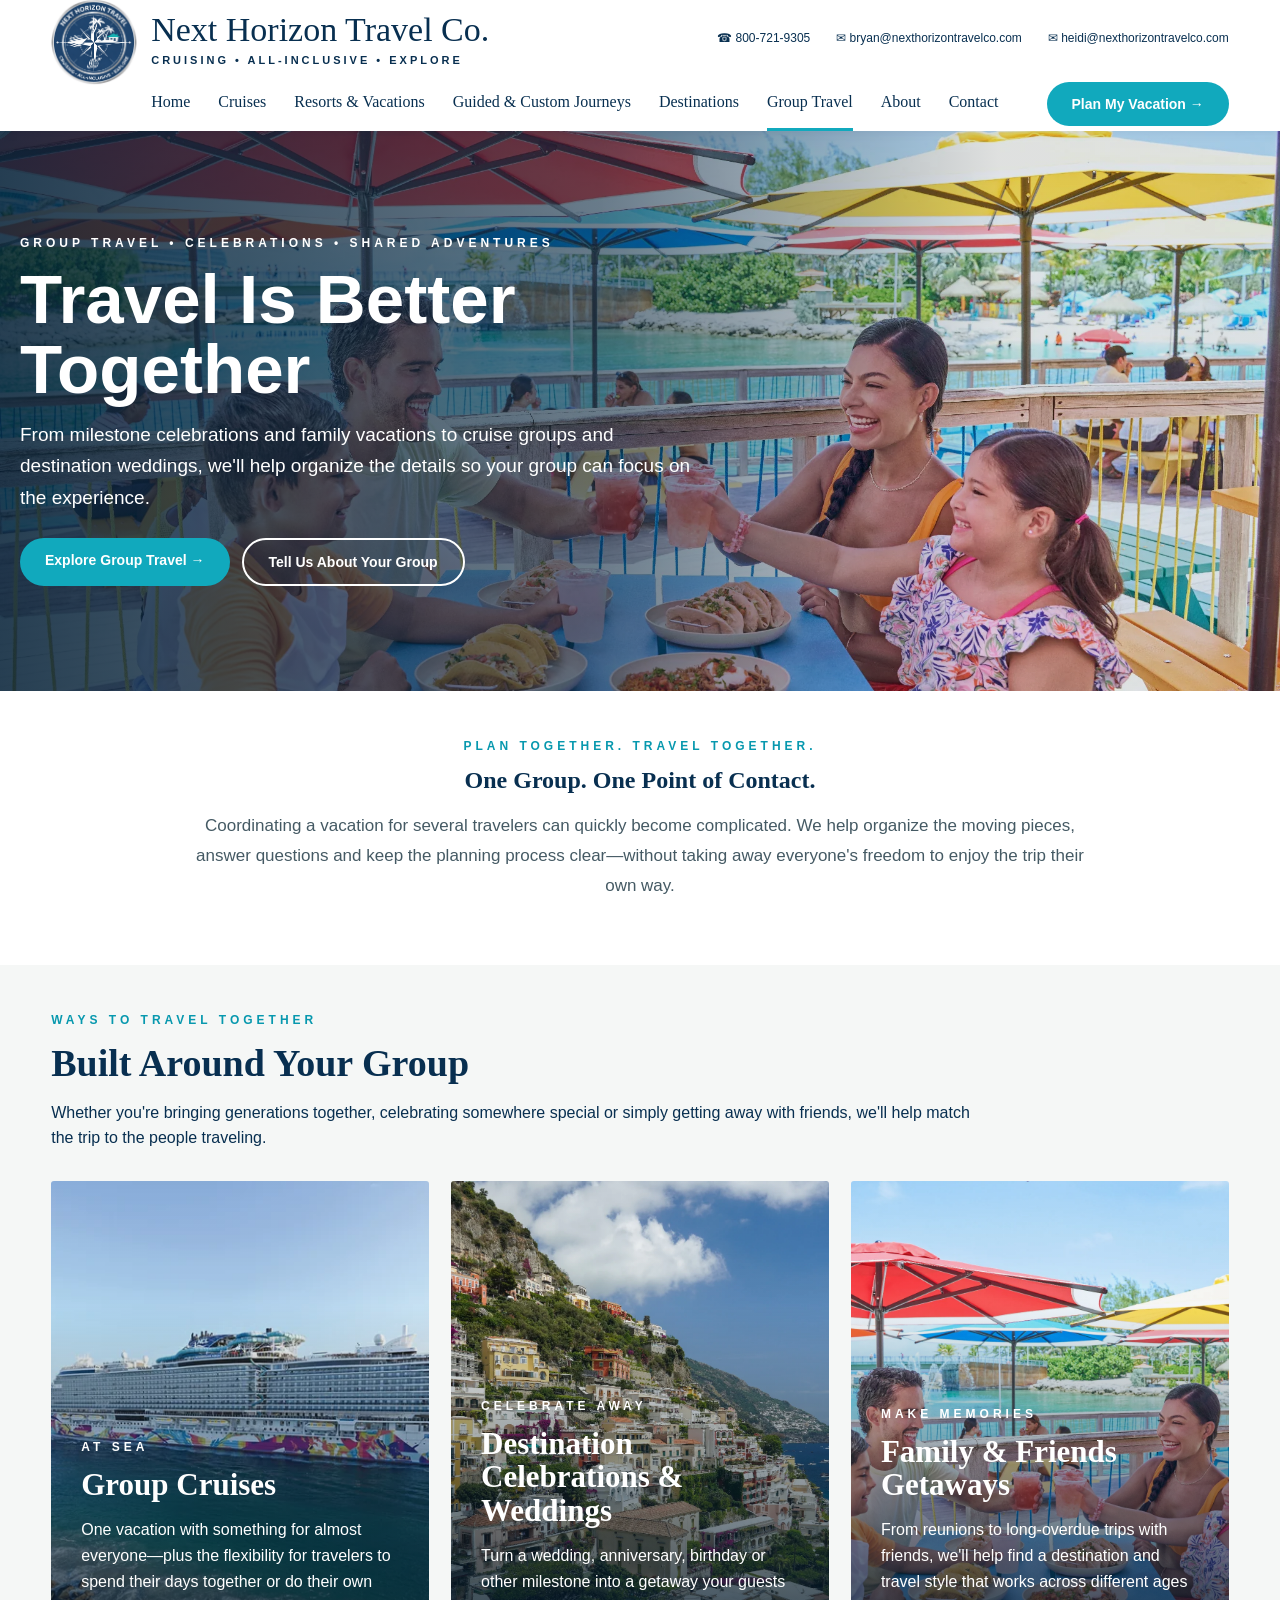
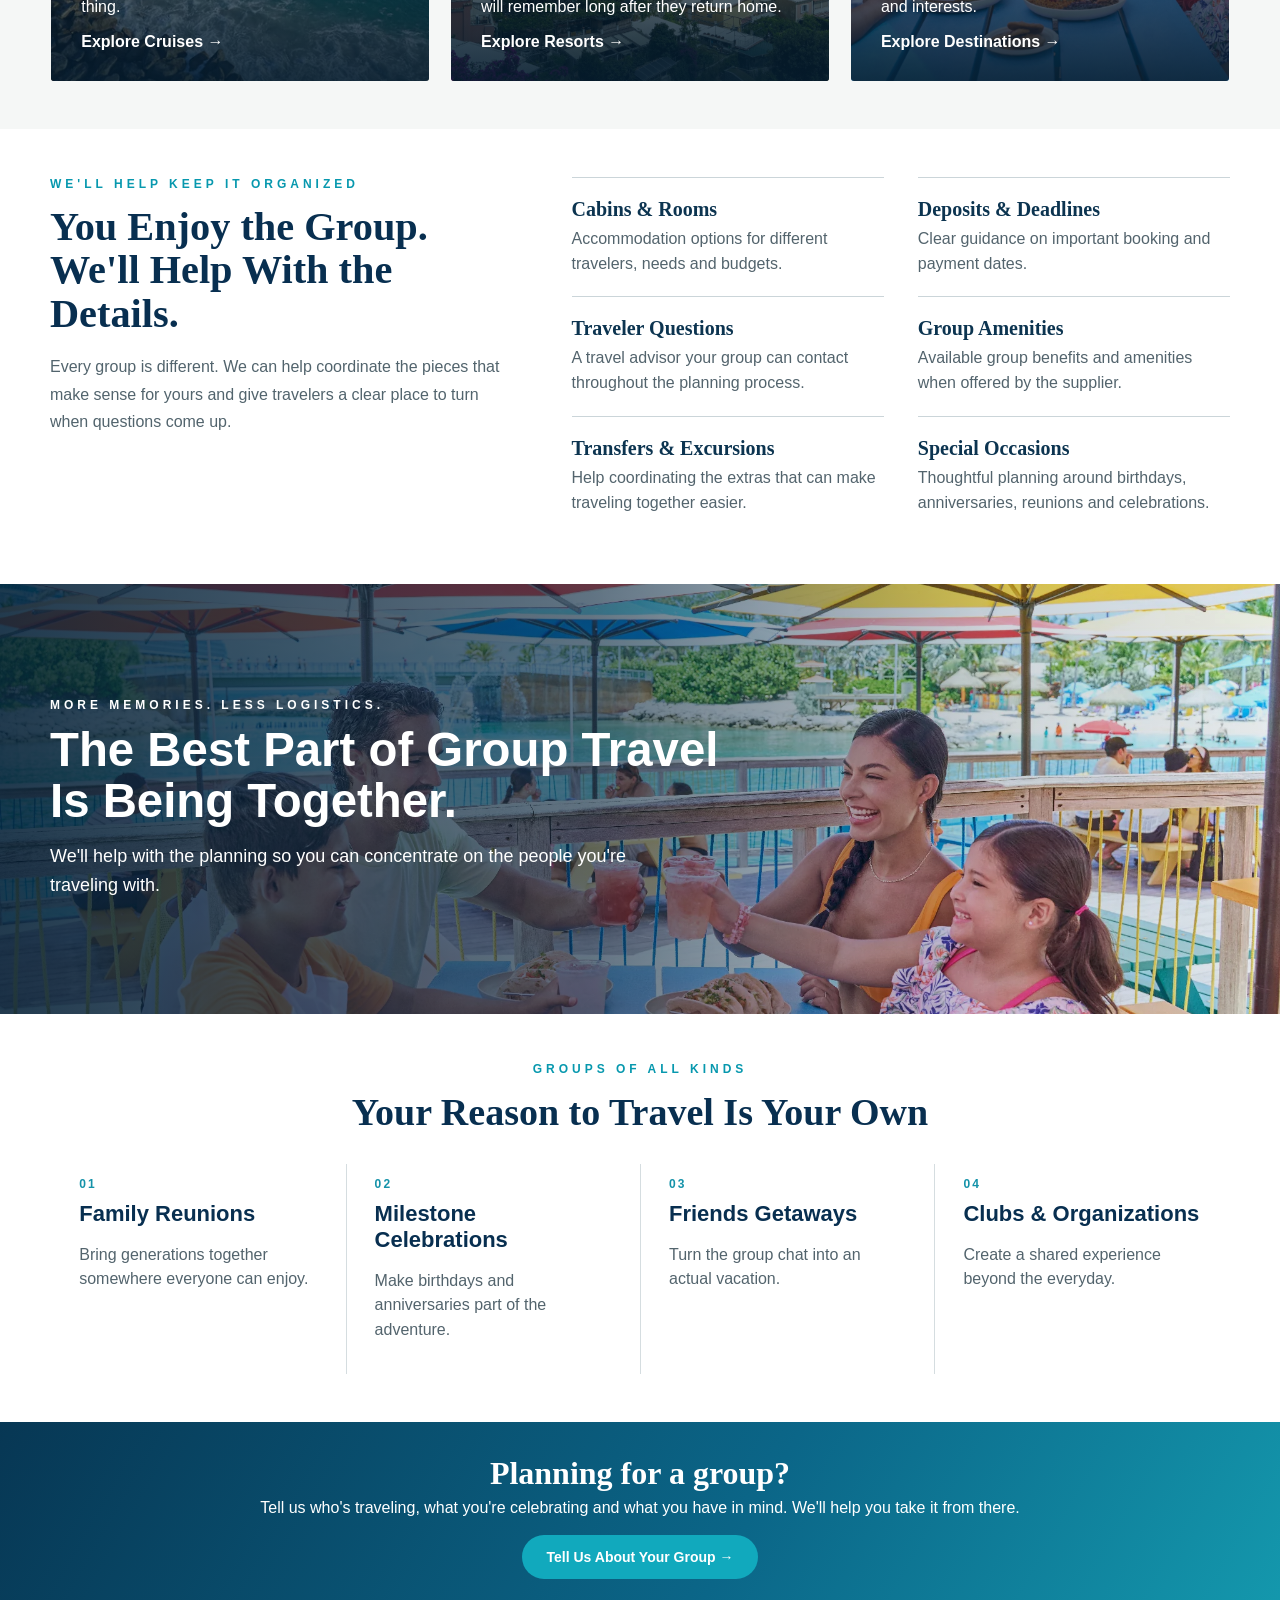
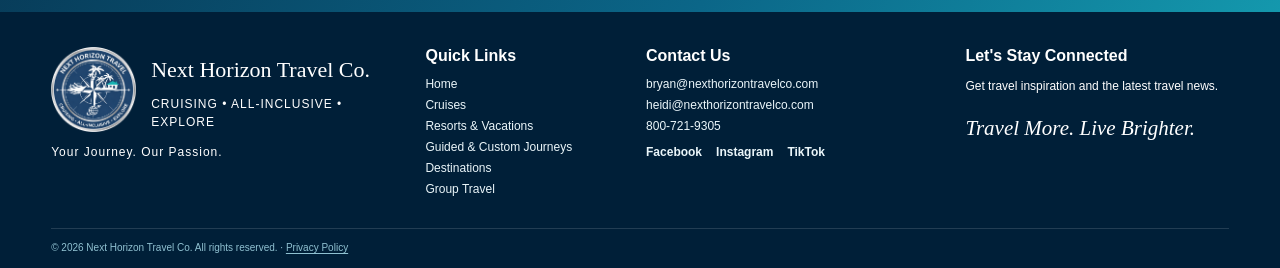
<file: group-travel.html>
<!DOCTYPE html>
<html lang="en"><head>
<meta charset="utf-8"/><meta content="width=device-width,initial-scale=1" name="viewport"/>
<title>Group Cruises &amp; Group Vacations | Next Horizon Travel Co.</title>
<meta content="Plan group cruises, destination celebrations, weddings, reunions and friends getaways with one point of contact at Next Horizon Travel Co." name="description"/>
<link href="assets/css/styles.css" rel="stylesheet"/>
<link href="https://nexthorizontravelco.com/group-travel.html" rel="canonical"/><link href="assets/images/favicon-32.png" rel="icon" type="image/png"/><link href="assets/images/apple-touch-icon.png" rel="apple-touch-icon"/><meta content="index,follow,max-image-preview:large,max-snippet:-1,max-video-preview:-1" name="robots"/><meta content="#082a49" name="theme-color"/><meta content="website" property="og:type"/><meta content="Next Horizon Travel Co." property="og:site_name"/><meta content="Group Cruises &amp; Group Vacations | Next Horizon Travel Co." property="og:title"/><meta content="Plan group cruises, destination celebrations, weddings, reunions and friends getaways with one point of contact at Next Horizon Travel Co." property="og:description"/><meta content="https://nexthorizontravelco.com/group-travel.html" property="og:url"/><meta content="https://nexthorizontravelco.com/assets/images/production/europe-positano.webp" property="og:image"/><meta content="Scenic travel destination from Next Horizon Travel Co." property="og:image:alt"/><meta content="summary_large_image" name="twitter:card"/><meta content="Group Cruises &amp; Group Vacations | Next Horizon Travel Co." name="twitter:title"/><meta content="Plan group cruises, destination celebrations, weddings, reunions and friends getaways with one point of contact at Next Horizon Travel Co." name="twitter:description"/><meta content="https://nexthorizontravelco.com/assets/images/production/europe-positano.webp" name="twitter:image"/><!-- Google tag (gtag.js) -->
<script async src="https://www.googletagmanager.com/gtag/js?id=G-45ZF826XDF"></script>
<script>
  window.dataLayer = window.dataLayer || [];
  function gtag(){dataLayer.push(arguments);}
  gtag('js', new Date());
  gtag('config', 'G-45ZF826XDF');
</script>
<!-- Meta Pixel Code -->
<script>
  !function(f,b,e,v,n,t,s)
  {if(f.fbq)return;n=f.fbq=function(){n.callMethod?
  n.callMethod.apply(n,arguments):n.queue.push(arguments)};
  if(!f._fbq)f._fbq=n;n.push=n;n.loaded=!0;n.version='2.0';
  n.queue=[];t=b.createElement(e);t.async=!0;
  t.src=v;s=b.getElementsByTagName(e)[0];
  s.parentNode.insertBefore(t,s)}(window, document,'script',
  'https://connect.facebook.net/en_US/fbevents.js');
  fbq('init', '1709604743959912');
  fbq('track', 'PageView');
</script>
<!-- End Meta Pixel Code -->
</head><body><noscript><img height="1" width="1" style="display:none" src="https://www.facebook.com/tr?id=1709604743959912&amp;ev=PageView&amp;noscript=1" alt="" /></noscript><a class="skip-link-v44" href="#main-content">Skip to main content</a>
<header class="site-header"><div class="topbar wrap">
<a class="brand" href="index.html"><img alt="Next Horizon Travel Co." src="assets/images/logo.png"/><span><b>Next Horizon Travel Co.</b><small>CRUISING • ALL-INCLUSIVE • EXPLORE</small></span></a>
<div class="contact"><a href="tel:+18007219305">☎ 800-721-9305</a><a href="mailto:bryan@nexthorizontravelco.com">✉ bryan@nexthorizontravelco.com</a><a href="mailto:heidi@nexthorizontravelco.com">✉ heidi@nexthorizontravelco.com</a></div><button aria-label="Open menu" class="menu">☰</button></div>
<div class="navrow wrap"><nav><a href="index.html">Home</a><a href="cruises.html">Cruises</a><a href="resorts.html">Resorts &amp; Vacations</a><a href="journeys.html">Guided &amp; Custom Journeys</a><a href="destinations.html">Destinations</a><a class="active" href="group-travel.html">Group Travel</a><a href="about.html">About</a><a href="contact.html">Contact</a></nav><a class="btn" href="plan-my-vacation.html">Plan My Vacation →</a></div><button aria-expanded="false" aria-label="Open navigation" class="mobile-menu-v25" type="button">MENU</button></header>
<main id="main-content">
<section class="group-hero-v15a"><div class="shade"></div><div class="wrap group-hero-copy">
<p class="eyebrow">GROUP TRAVEL • CELEBRATIONS • SHARED ADVENTURES</p>
<h1>Travel Is Better Together</h1>
<p>From milestone celebrations and family vacations to cruise groups and destination weddings, we'll help organize the details so your group can focus on the experience.</p>
<div class="actions"><a class="btn" href="#group-options">Explore Group Travel →</a><a class="btn outline" href="#group-plan">Tell Us About Your Group</a></div>
</div></section>
<section class="section group-intro-v15a wrap">
<p class="eyebrow teal">PLAN TOGETHER. TRAVEL TOGETHER.</p>
<h2>One Group. One Point of Contact.</h2>
<p>Coordinating a vacation for several travelers can quickly become complicated. We help organize the moving pieces, answer questions and keep the planning process clear—without taking away everyone's freedom to enjoy the trip their own way.</p>
</section>
<section class="section group-options-v15a" id="group-options"><div class="wrap">
<div class="section-heading narrow"><p class="eyebrow teal">WAYS TO TRAVEL TOGETHER</p><h2>Built Around Your Group</h2><p>Whether you're bringing generations together, celebrating somewhere special or simply getting away with friends, we'll help match the trip to the people traveling.</p></div>
<div class="group-card-grid-v15a">
<article class="group-card-v15a group-cruise-v15a"><div class="group-overlay-v15a"><p class="eyebrow">AT SEA</p><h2>Group Cruises</h2><p>One vacation with something for almost everyone—plus the flexibility for travelers to spend their days together or do their own thing.</p><a href="cruises.html">Explore Cruises →</a></div></article>
<article class="group-card-v15a group-celebrate-v15a"><div class="group-overlay-v15a"><p class="eyebrow">CELEBRATE AWAY</p><h2>Destination Celebrations &amp; Weddings</h2><p>Turn a wedding, anniversary, birthday or other milestone into a getaway your guests will remember long after they return home.</p><a href="resorts.html">Explore Resorts →</a></div></article>
<article class="group-card-v15a group-family-v15a"><div class="group-overlay-v15a"><p class="eyebrow">MAKE MEMORIES</p><h2>Family &amp; Friends Getaways</h2><p>From reunions to long-overdue trips with friends, we'll help find a destination and travel style that works across different ages and interests.</p><a href="destinations.html">Explore Destinations →</a></div></article>
</div>
</div></section>
<section class="section group-help-v15a"><div class="wrap group-help-grid-v15a">
<div><p class="eyebrow teal">WE'LL HELP KEEP IT ORGANIZED</p><h2>You Enjoy the Group.<br/>We'll Help With the Details.</h2><p>Every group is different. We can help coordinate the pieces that make sense for yours and give travelers a clear place to turn when questions come up.</p></div>
<div class="group-detail-grid-v15a">
<div><b>Cabins &amp; Rooms</b><span>Accommodation options for different travelers, needs and budgets.</span></div>
<div><b>Deposits &amp; Deadlines</b><span>Clear guidance on important booking and payment dates.</span></div>
<div><b>Traveler Questions</b><span>A travel advisor your group can contact throughout the planning process.</span></div>
<div><b>Group Amenities</b><span>Available group benefits and amenities when offered by the supplier.</span></div>
<div><b>Transfers &amp; Excursions</b><span>Help coordinating the extras that can make traveling together easier.</span></div>
<div><b>Special Occasions</b><span>Thoughtful planning around birthdays, anniversaries, reunions and celebrations.</span></div>
</div>
</div></section>
<section class="group-photo-break-v15a"><div class="shade"></div><div class="wrap">
<p class="eyebrow">MORE MEMORIES. LESS LOGISTICS.</p>
<h2>The Best Part of Group Travel<br/>Is Being Together.</h2>
<p>We'll help with the planning so you can concentrate on the people you're traveling with.</p>
</div></section>
<section class="section group-kinds-v15a"><div class="wrap">
<div class="section-heading narrow"><p class="eyebrow teal">GROUPS OF ALL KINDS</p><h2>Your Reason to Travel Is Your Own</h2></div>
<div class="group-kind-grid-v15a">
<div><span>01</span><h3>Family Reunions</h3><p>Bring generations together somewhere everyone can enjoy.</p></div>
<div><span>02</span><h3>Milestone Celebrations</h3><p>Make birthdays and anniversaries part of the adventure.</p></div>
<div><span>03</span><h3>Friends Getaways</h3><p>Turn the group chat into an actual vacation.</p></div>
<div><span>04</span><h3>Clubs &amp; Organizations</h3><p>Create a shared experience beyond the everyday.</p></div>
</div>
</div></section>
<section class="cta journey-cta" id="group-plan"><div><h2>Planning for a group?</h2><p>Tell us who's traveling, what you're celebrating and what you have in mind. We'll help you take it from there.</p><a class="btn" href="plan-my-vacation.html?type=group">Tell Us About Your Group →</a></div></section>
</main>
<footer id="contact"><div class="wrap footer-grid"><div class="foot-brand"><img alt="Next Horizon Travel Co." src="assets/images/logo.png"/><h3>Next Horizon Travel Co.</h3><p>CRUISING • ALL-INCLUSIVE • EXPLORE</p><p>Your Journey. Our Passion.</p></div><div><h4>Quick Links</h4><a href="index.html">Home</a><a href="cruises.html">Cruises</a><a href="resorts.html">Resorts &amp; Vacations</a><a href="journeys.html">Guided &amp; Custom Journeys</a><a href="destinations.html">Destinations</a><a href="group-travel.html">Group Travel</a></div><div><h4>Contact Us</h4><a href="mailto:bryan@nexthorizontravelco.com">bryan@nexthorizontravelco.com</a><a href="mailto:heidi@nexthorizontravelco.com">heidi@nexthorizontravelco.com</a><a href="tel:+18007219305">800-721-9305</a><div class="social-links"><a href="https://www.facebook.com/profile.php?id=61585397729444" rel="noopener noreferrer" target="_blank">Facebook</a><a href="https://www.instagram.com/nexthorizontravelco/" rel="noopener noreferrer" target="_blank">Instagram</a><a href="https://www.tiktok.com/@nexthorizontravelco" rel="noopener noreferrer" target="_blank">TikTok</a></div></div><div><h4>Let's Stay Connected</h4><p>Get travel inspiration and the latest travel news.</p><p class="script">Travel More. Live Brighter.</p></div></div><div class="copyright wrap">© 2026 Next Horizon Travel Co. All rights reserved. · <a href="privacy.html">Privacy Policy</a></div></footer>
<script src="assets/js/site.js"></script></body></html>
</file>
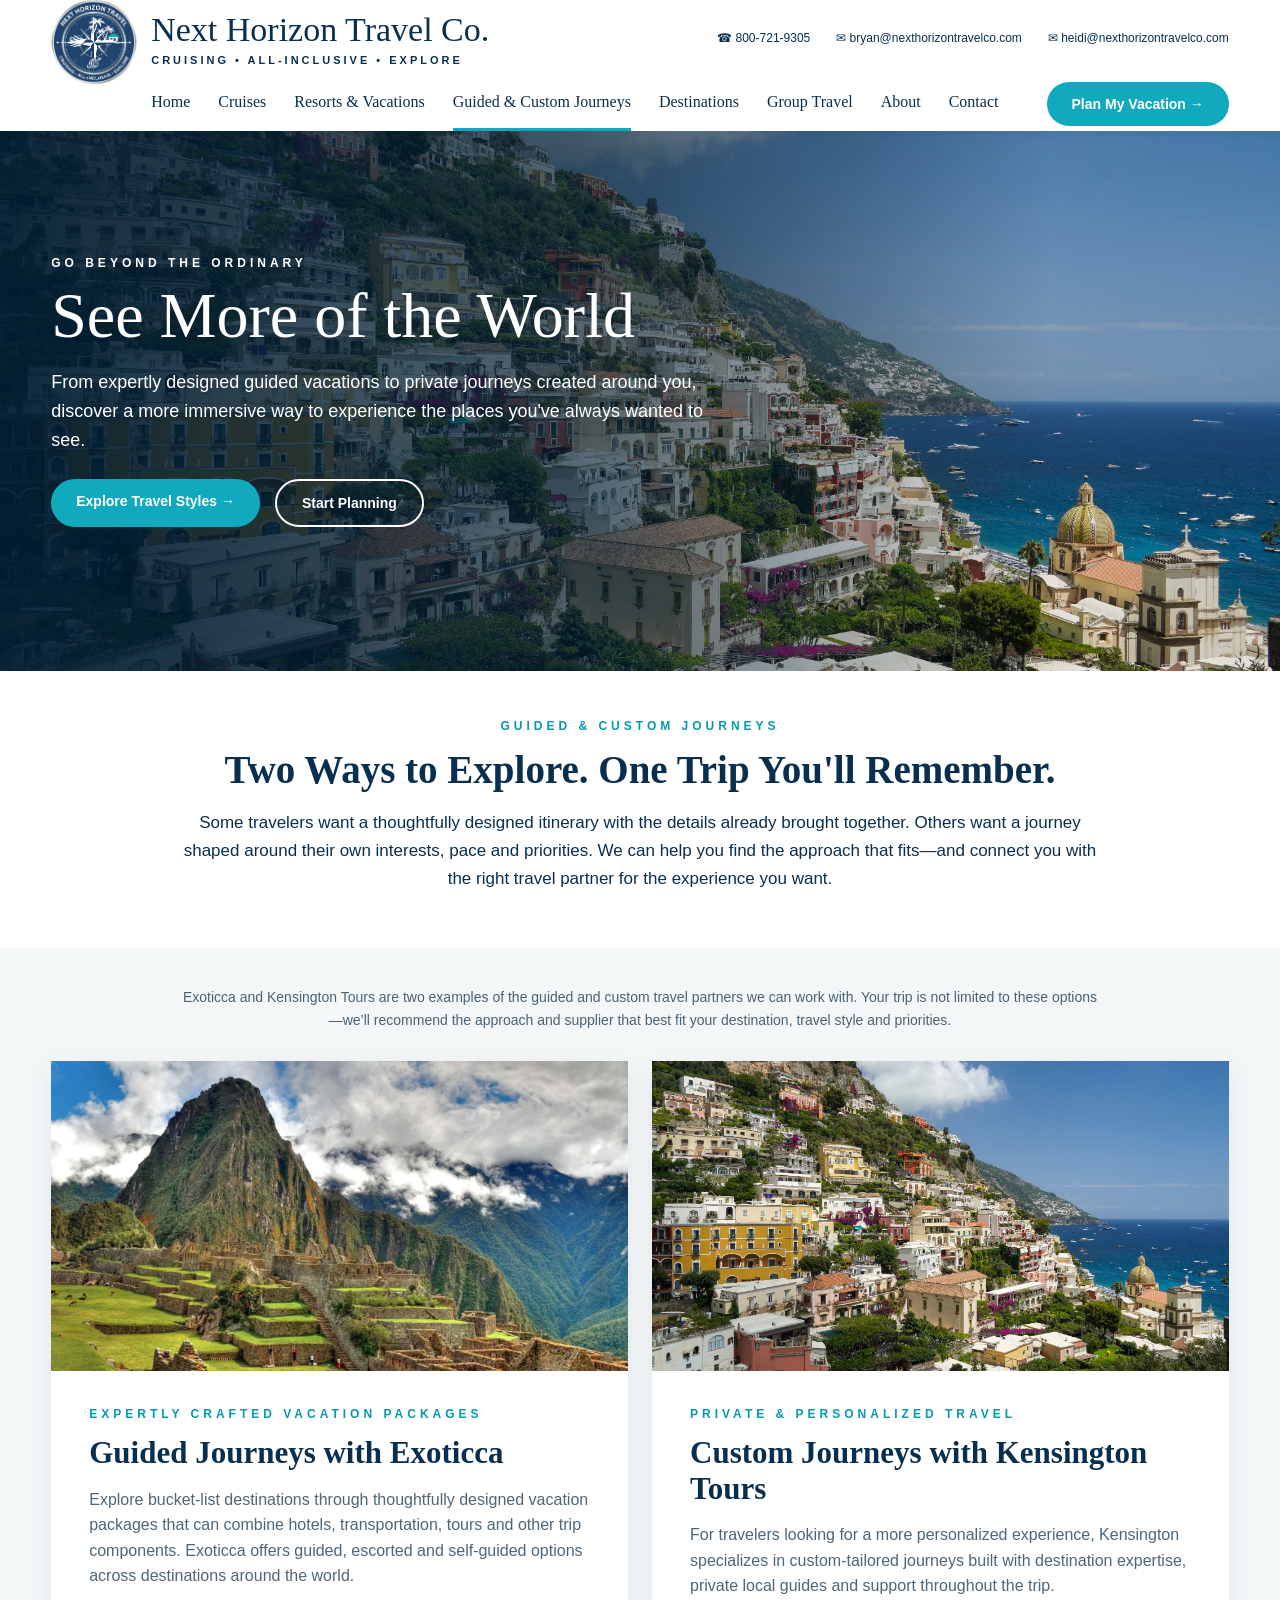
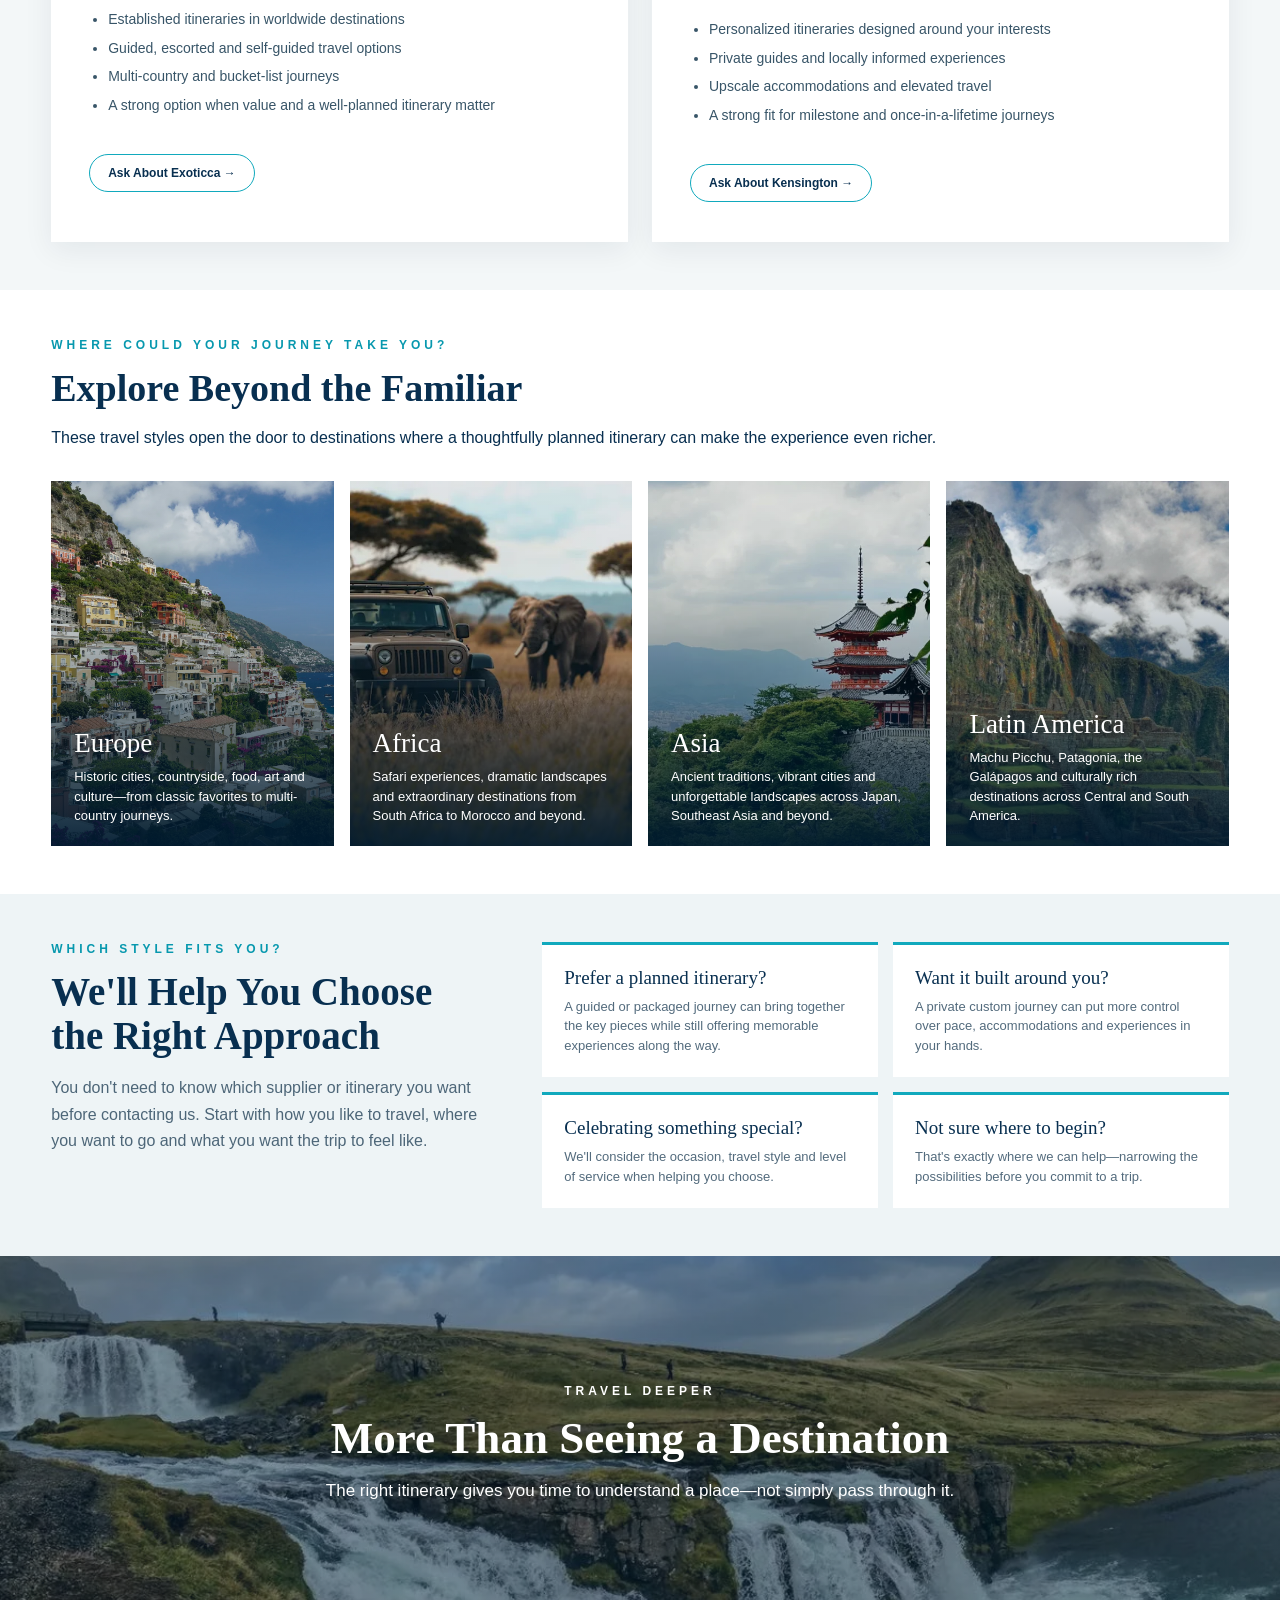
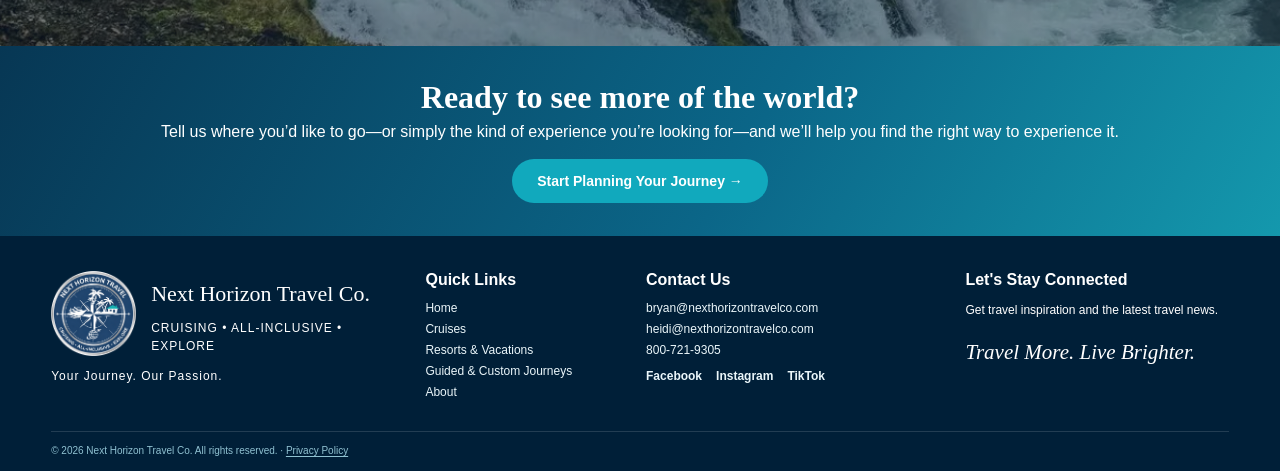
<file: journeys.html>
<!DOCTYPE html>
<html lang="en"><head>
<meta charset="utf-8"/><meta content="width=device-width,initial-scale=1" name="viewport"/>
<title>Guided Tours &amp; Custom Journeys | Next Horizon Travel Co.</title>
<meta content="Explore guided vacations and private custom journeys with personalized planning for Europe, Africa, Asia, Latin America and beyond." name="description"/>
<link href="assets/css/styles.css" rel="stylesheet"/>
<link href="https://nexthorizontravelco.com/journeys.html" rel="canonical"/><link href="assets/images/favicon-32.png" rel="icon" type="image/png"/><link href="assets/images/apple-touch-icon.png" rel="apple-touch-icon"/><meta content="index,follow,max-image-preview:large,max-snippet:-1,max-video-preview:-1" name="robots"/><meta content="#082a49" name="theme-color"/><meta content="website" property="og:type"/><meta content="Next Horizon Travel Co." property="og:site_name"/><meta content="Guided Tours &amp; Custom Journeys | Next Horizon Travel Co." property="og:title"/><meta content="Explore guided vacations and private custom journeys with personalized planning for Europe, Africa, Asia, Latin America and beyond." property="og:description"/><meta content="https://nexthorizontravelco.com/journeys.html" property="og:url"/><meta content="https://nexthorizontravelco.com/assets/images/production/europe-positano.webp" property="og:image"/><meta content="Scenic travel destination from Next Horizon Travel Co." property="og:image:alt"/><meta content="summary_large_image" name="twitter:card"/><meta content="Guided Tours &amp; Custom Journeys | Next Horizon Travel Co." name="twitter:title"/><meta content="Explore guided vacations and private custom journeys with personalized planning for Europe, Africa, Asia, Latin America and beyond." name="twitter:description"/><meta content="https://nexthorizontravelco.com/assets/images/production/europe-positano.webp" name="twitter:image"/><!-- Google tag (gtag.js) -->
<script async src="https://www.googletagmanager.com/gtag/js?id=G-45ZF826XDF"></script>
<script>
  window.dataLayer = window.dataLayer || [];
  function gtag(){dataLayer.push(arguments);}
  gtag('js', new Date());
  gtag('config', 'G-45ZF826XDF');
</script>
<!-- Meta Pixel Code -->
<script>
  !function(f,b,e,v,n,t,s)
  {if(f.fbq)return;n=f.fbq=function(){n.callMethod?
  n.callMethod.apply(n,arguments):n.queue.push(arguments)};
  if(!f._fbq)f._fbq=n;n.push=n;n.loaded=!0;n.version='2.0';
  n.queue=[];t=b.createElement(e);t.async=!0;
  t.src=v;s=b.getElementsByTagName(e)[0];
  s.parentNode.insertBefore(t,s)}(window, document,'script',
  'https://connect.facebook.net/en_US/fbevents.js');
  fbq('init', '1709604743959912');
  fbq('track', 'PageView');
</script>
<!-- End Meta Pixel Code -->
</head><body><noscript><img height="1" width="1" style="display:none" src="https://www.facebook.com/tr?id=1709604743959912&amp;ev=PageView&amp;noscript=1" alt="" /></noscript><a class="skip-link-v44" href="#main-content">Skip to main content</a>
<header class="site-header">
<div class="topbar wrap"><a class="brand" href="index.html"><img alt="Next Horizon Travel Co." src="assets/images/logo.png"/><span><b>Next Horizon Travel Co.</b><small>CRUISING • ALL-INCLUSIVE • EXPLORE</small></span></a>
<div class="contact"><a href="tel:+18007219305">☎ 800-721-9305</a><a href="mailto:bryan@nexthorizontravelco.com">✉ bryan@nexthorizontravelco.com</a><a href="mailto:heidi@nexthorizontravelco.com">✉ heidi@nexthorizontravelco.com</a></div><button aria-label="Open menu" class="menu">☰</button></div>
<div class="navrow wrap"><nav><a href="index.html">Home</a><a href="cruises.html">Cruises</a><a href="resorts.html">Resorts &amp; Vacations</a><a class="active" href="journeys.html">Guided &amp; Custom Journeys</a><a href="destinations.html">Destinations</a><a href="group-travel.html">Group Travel</a><a href="about.html">About</a><a href="contact.html">Contact</a></nav><a class="btn" href="plan-my-vacation.html">Plan My Vacation →</a></div>
<button aria-expanded="false" aria-label="Open navigation" class="mobile-menu-v25" type="button">MENU</button></header>
<main id="main-content">
<section class="journey-hero"><div class="shade"></div><div class="journey-hero-copy wrap">
<p class="eyebrow">GO BEYOND THE ORDINARY</p><h1>See More of the World</h1>
<p>From expertly designed guided vacations to private journeys created around you, discover a more immersive way to experience the places you've always wanted to see.</p>
<div class="actions"><a class="btn" href="#styles">Explore Travel Styles →</a><a class="btn outline" href="plan-my-vacation.html">Start Planning</a></div>
</div></section>
<section class="journey-intro section wrap"><p class="eyebrow teal">GUIDED &amp; CUSTOM JOURNEYS</p>
<h2>Two Ways to Explore. One Trip You'll Remember.</h2>
<p>Some travelers want a thoughtfully designed itinerary with the details already brought together. Others want a journey shaped around their own interests, pace and priorities. We can help you find the approach that fits—and connect you with the right travel partner for the experience you want.</p></section>
<section class="journey-choices section" id="styles"><div class="wrap">
<p class="journey-partner-note">Exoticca and Kensington Tours are two examples of the guided and custom travel partners we can work with. Your trip is not limited to these options—we’ll recommend the approach and supplier that best fit your destination, travel style and priorities.</p>
<div class="journey-choice-grid">
<article class="journey-choice exoticca"><div class="choice-image"></div><div class="choice-copy"><p class="eyebrow teal">EXPERTLY CRAFTED VACATION PACKAGES</p><h2>Guided Journeys with Exoticca</h2>
<p>Explore bucket-list destinations through thoughtfully designed vacation packages that can combine hotels, transportation, tours and other trip components. Exoticca offers guided, escorted and self-guided options across destinations around the world.</p>
<ul><li>Established itineraries in worldwide destinations</li><li>Guided, escorted and self-guided travel options</li><li>Multi-country and bucket-list journeys</li><li>A strong option when value and a well-planned itinerary matter</li></ul>
<a class="pill" href="plan-my-vacation.html">Ask About Exoticca →</a></div></article>
<article class="journey-choice kensington"><div class="choice-image"></div><div class="choice-copy"><p class="eyebrow teal">PRIVATE &amp; PERSONALIZED TRAVEL</p><h2>Custom Journeys with Kensington Tours</h2>
<p>For travelers looking for a more personalized experience, Kensington specializes in custom-tailored journeys built with destination expertise, private local guides and support throughout the trip.</p>
<ul><li>Personalized itineraries designed around your interests</li><li>Private guides and locally informed experiences</li><li>Upscale accommodations and elevated travel</li><li>A strong fit for milestone and once-in-a-lifetime journeys</li></ul>
<a class="pill" href="plan-my-vacation.html">Ask About Kensington →</a></div></article>
</div></div></section>
<section class="journey-destinations section"><div class="wrap"><div class="section-heading narrow">
<p class="eyebrow teal">WHERE COULD YOUR JOURNEY TAKE YOU?</p><h2>Explore Beyond the Familiar</h2><p>These travel styles open the door to destinations where a thoughtfully planned itinerary can make the experience even richer.</p></div>
<div class="journey-dest-grid">
<article class="jd-europe"><div><h3>Europe</h3><p>Historic cities, countryside, food, art and culture—from classic favorites to multi-country journeys.</p></div></article>
<article class="jd-africa"><div><h3>Africa</h3><p>Safari experiences, dramatic landscapes and extraordinary destinations from South Africa to Morocco and beyond.</p></div></article>
<article class="jd-asia"><div><h3>Asia</h3><p>Ancient traditions, vibrant cities and unforgettable landscapes across Japan, Southeast Asia and beyond.</p></div></article>
<article class="jd-latin"><div><h3>Latin America</h3><p>Machu Picchu, Patagonia, the Galápagos and culturally rich destinations across Central and South America.</p></div></article>
</div></div></section>
<section class="journey-fit section"><div class="wrap journey-fit-grid"><div>
<p class="eyebrow teal">WHICH STYLE FITS YOU?</p><h2>We'll Help You Choose the Right Approach</h2><p>You don't need to know which supplier or itinerary you want before contacting us. Start with how you like to travel, where you want to go and what you want the trip to feel like.</p></div>
<div class="fit-points">
<p><b>Prefer a planned itinerary?</b><span>A guided or packaged journey can bring together the key pieces while still offering memorable experiences along the way.</span></p>
<p><b>Want it built around you?</b><span>A private custom journey can put more control over pace, accommodations and experiences in your hands.</span></p>
<p><b>Celebrating something special?</b><span>We'll consider the occasion, travel style and level of service when helping you choose.</span></p>
<p><b>Not sure where to begin?</b><span>That's exactly where we can help—narrowing the possibilities before you commit to a trip.</span></p>
</div></div></section>
<section class="journey-banner"><div class="wrap"><p class="eyebrow">TRAVEL DEEPER</p><h2>More Than Seeing a Destination</h2><p>The right itinerary gives you time to understand a place—not simply pass through it.</p></div></section>
<section class="cta journey-cta" id="plan"><div><h2>Ready to see more of the world?</h2><p>Tell us where you’d like to go—or simply the kind of experience you’re looking for—and we’ll help you find the right way to experience it.</p>
<a class="btn" href="plan-my-vacation.html?type=journey">Start Planning Your Journey →</a></div></section>
</main>
<footer id="contact"><div class="wrap footer-grid">
<div class="foot-brand"><img alt="Next Horizon Travel Co." src="assets/images/logo.png"/><h3>Next Horizon Travel Co.</h3><p>CRUISING • ALL-INCLUSIVE • EXPLORE</p><p>Your Journey. Our Passion.</p></div>
<div><h4>Quick Links</h4><a href="index.html">Home</a><a href="cruises.html">Cruises</a><a href="resorts.html">Resorts &amp; Vacations</a><a href="journeys.html">Guided &amp; Custom Journeys</a><a href="about.html">About</a></div>
<div><h4>Contact Us</h4><a href="mailto:bryan@nexthorizontravelco.com">bryan@nexthorizontravelco.com</a><a href="mailto:heidi@nexthorizontravelco.com">heidi@nexthorizontravelco.com</a><a href="tel:+18007219305">800-721-9305</a><div class="social-links"><a href="https://www.facebook.com/profile.php?id=61585397729444" rel="noopener noreferrer" target="_blank">Facebook</a><a href="https://www.instagram.com/nexthorizontravelco/" rel="noopener noreferrer" target="_blank">Instagram</a><a href="https://www.tiktok.com/@nexthorizontravelco" rel="noopener noreferrer" target="_blank">TikTok</a></div></div>
<div><h4>Let's Stay Connected</h4><p>Get travel inspiration and the latest travel news.</p><p class="script">Travel More. Live Brighter.</p></div>
</div><div class="copyright wrap">© 2026 Next Horizon Travel Co. All rights reserved. · <a href="privacy.html">Privacy Policy</a></div></footer>
<script src="assets/js/site.js"></script></body></html>
</file>
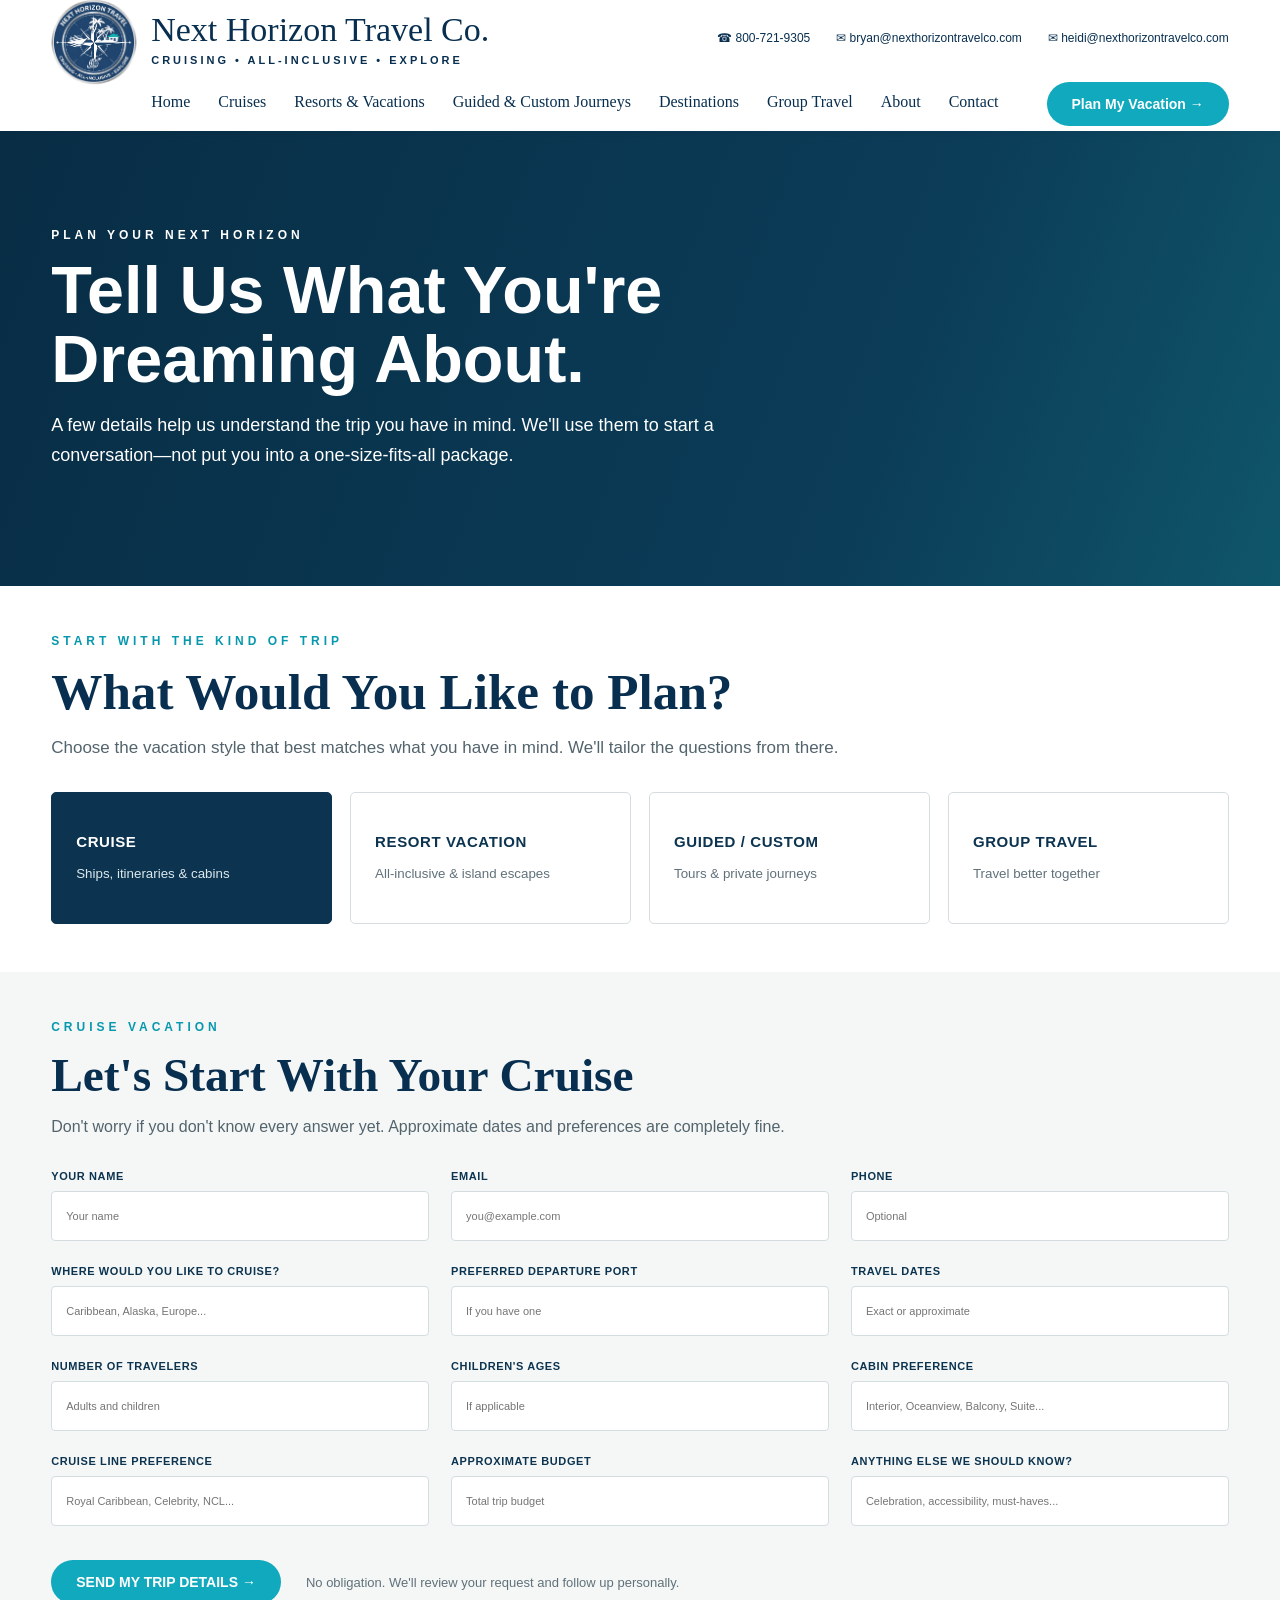
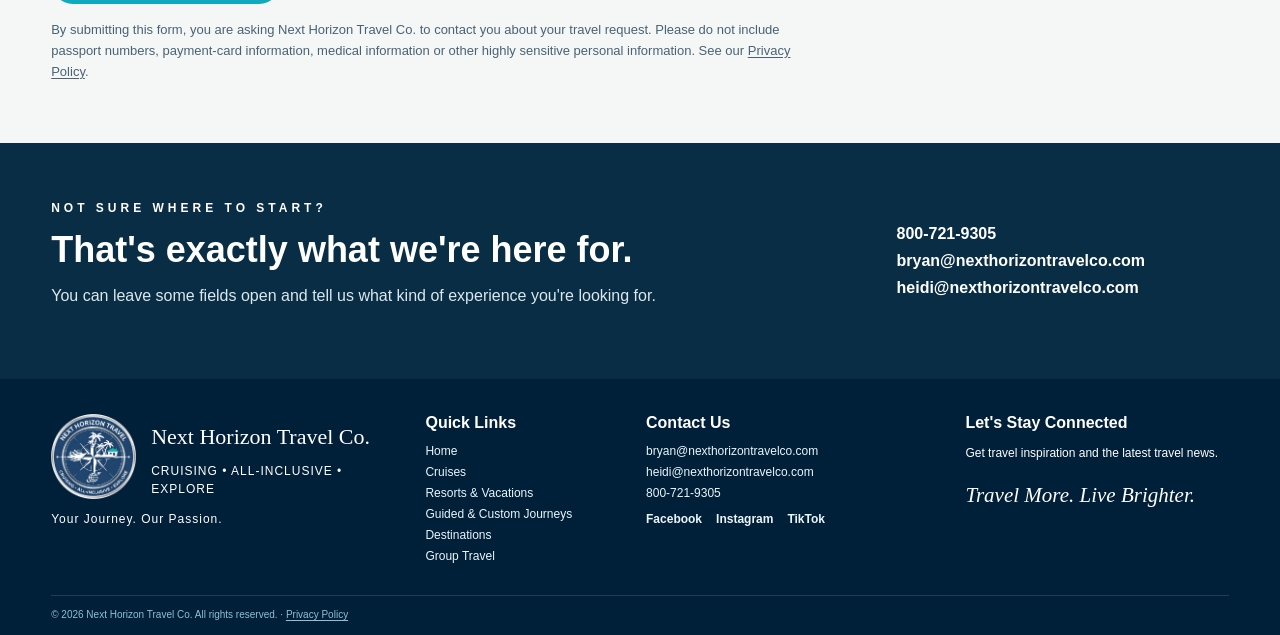
<file: plan-my-vacation.html>
<!DOCTYPE html>
<html lang="en"><head><meta charset="utf-8"/><meta content="width=device-width,initial-scale=1" name="viewport"/>
<title>Plan My Vacation | Next Horizon Travel Co.</title><meta content="Tell Next Horizon Travel Co. about the cruise, resort vacation, guided journey or group trip you would like to plan and start your vacation request." name="description"/>
<link href="assets/css/styles.css" rel="stylesheet"/><link href="https://nexthorizontravelco.com/plan-my-vacation.html" rel="canonical"/><link href="assets/images/favicon-32.png" rel="icon" type="image/png"/><link href="assets/images/apple-touch-icon.png" rel="apple-touch-icon"/><meta content="index,follow,max-image-preview:large,max-snippet:-1,max-video-preview:-1" name="robots"/><meta content="#082a49" name="theme-color"/><meta content="website" property="og:type"/><meta content="Next Horizon Travel Co." property="og:site_name"/><meta content="Plan My Vacation | Next Horizon Travel Co." property="og:title"/><meta content="Tell Next Horizon Travel Co. about the cruise, resort vacation, guided journey or group trip you would like to plan and start your vacation request." property="og:description"/><meta content="https://nexthorizontravelco.com/plan-my-vacation.html" property="og:url"/><meta content="https://nexthorizontravelco.com/assets/images/production/europe-positano.webp" property="og:image"/><meta content="Scenic travel destination from Next Horizon Travel Co." property="og:image:alt"/><meta content="summary_large_image" name="twitter:card"/><meta content="Plan My Vacation | Next Horizon Travel Co." name="twitter:title"/><meta content="Tell Next Horizon Travel Co. about the cruise, resort vacation, guided journey or group trip you would like to plan and start your vacation request." name="twitter:description"/><meta content="https://nexthorizontravelco.com/assets/images/production/europe-positano.webp" name="twitter:image"/><!-- Google tag (gtag.js) -->
<script async src="https://www.googletagmanager.com/gtag/js?id=G-45ZF826XDF"></script>
<script>
  window.dataLayer = window.dataLayer || [];
  function gtag(){dataLayer.push(arguments);}
  gtag('js', new Date());
  gtag('config', 'G-45ZF826XDF');
</script>
<!-- Meta Pixel Code -->
<script>
  !function(f,b,e,v,n,t,s)
  {if(f.fbq)return;n=f.fbq=function(){n.callMethod?
  n.callMethod.apply(n,arguments):n.queue.push(arguments)};
  if(!f._fbq)f._fbq=n;n.push=n;n.loaded=!0;n.version='2.0';
  n.queue=[];t=b.createElement(e);t.async=!0;
  t.src=v;s=b.getElementsByTagName(e)[0];
  s.parentNode.insertBefore(t,s)}(window, document,'script',
  'https://connect.facebook.net/en_US/fbevents.js');
  fbq('init', '1709604743959912');
  fbq('track', 'PageView');
</script>
<!-- End Meta Pixel Code -->
</head><body><noscript><img height="1" width="1" style="display:none" src="https://www.facebook.com/tr?id=1709604743959912&amp;ev=PageView&amp;noscript=1" alt="" /></noscript><a class="skip-link-v44" href="#main-content">Skip to main content</a><header class="site-header"><div class="topbar wrap">
<a class="brand" href="index.html"><img alt="Next Horizon Travel Co." src="assets/images/logo.png"/><span><b>Next Horizon Travel Co.</b><small>CRUISING • ALL-INCLUSIVE • EXPLORE</small></span></a>
<div class="contact"><a href="tel:+18007219305">☎ 800-721-9305</a><a href="mailto:bryan@nexthorizontravelco.com">✉ bryan@nexthorizontravelco.com</a><a href="mailto:heidi@nexthorizontravelco.com">✉ heidi@nexthorizontravelco.com</a></div><button aria-label="Open menu" class="menu">☰</button></div>
<div class="navrow wrap"><nav><a href="index.html">Home</a><a href="cruises.html">Cruises</a><a href="resorts.html">Resorts &amp; Vacations</a><a href="journeys.html">Guided &amp; Custom Journeys</a><a href="destinations.html">Destinations</a><a href="group-travel.html">Group Travel</a><a href="about.html">About</a><a href="contact.html">Contact</a></nav><a class="btn active" href="plan-my-vacation.html">Plan My Vacation →</a></div><button aria-expanded="false" aria-label="Open navigation" class="mobile-menu-v25" type="button">MENU</button></header>
<main id="main-content">
<section class="plan-hero-v23"><div class="shade"></div><div class="wrap plan-hero-copy-v23">
<p class="eyebrow">PLAN YOUR NEXT HORIZON</p>
<h1>Tell Us What You're Dreaming About.</h1>
<p>A few details help us understand the trip you have in mind. We'll use them to start a conversation—not put you into a one-size-fits-all package.</p>
</div></section>
<section class="section plan-start-v23"><div class="wrap">
<p class="eyebrow teal">START WITH THE KIND OF TRIP</p>
<h2>What Would You Like to Plan?</h2>
<p>Choose the vacation style that best matches what you have in mind. We'll tailor the questions from there.</p>
<div class="plan-type-grid-v23" role="tablist">
<button class="plan-type-v23 active" data-type="cruise"><b>CRUISE</b><span>Ships, itineraries &amp; cabins</span></button>
<button class="plan-type-v23" data-type="resort"><b>RESORT VACATION</b><span>All-inclusive &amp; island escapes</span></button>
<button class="plan-type-v23" data-type="journey"><b>GUIDED / CUSTOM</b><span>Tours &amp; private journeys</span></button>
<button class="plan-type-v23" data-type="group"><b>GROUP TRAVEL</b><span>Travel better together</span></button>
</div>
</div></section>
<section class="section plan-form-section-v23"><div class="wrap">
<form accept-charset="UTF-8" action="submit-inquiry.php" class="plan-form-v23" method="post">
<div class="plan-form-heading-v23">
<p class="eyebrow teal" id="plan-kicker">CRUISE VACATION</p>
<h2 id="plan-title">Let's Start With Your Cruise</h2>
<p>Don't worry if you don't know every answer yet. Approximate dates and preferences are completely fine.</p>
</div>
<div class="plan-fields-v23">
<label>YOUR NAME<input autocomplete="name" name="Name" placeholder="Your name" required="" type="text"/></label>
<label>EMAIL<input autocomplete="email" name="Email" placeholder="you@example.com" required="" type="email"/></label>
<label>PHONE<input autocomplete="tel" name="Phone" placeholder="Optional" type="tel"/></label>
<label class="dynamic-field-v23" data-field="destination">WHERE WOULD YOU LIKE TO CRUISE?<input name="Destination" placeholder="Caribbean, Alaska, Europe..." type="text"/></label>
<label class="dynamic-field-v23" data-field="departure">PREFERRED DEPARTURE PORT<input name="Departure" placeholder="If you have one" type="text"/></label>
<label>TRAVEL DATES<input name="Dates" placeholder="Exact or approximate" type="text"/></label>
<label>NUMBER OF TRAVELERS<input name="Travelers" placeholder="Adults and children" type="text"/></label>
<label>CHILDREN'S AGES<input name="Children Ages" placeholder="If applicable" type="text"/></label>
<label class="dynamic-field-v23" data-field="accommodation">CABIN PREFERENCE<input name="Accommodation" placeholder="Interior, Oceanview, Balcony, Suite..." type="text"/></label>
<label class="dynamic-field-v23" data-field="supplier">CRUISE LINE PREFERENCE<input name="Supplier" placeholder="Royal Caribbean, Celebrity, NCL..." type="text"/></label>
<label>APPROXIMATE BUDGET<input name="Budget" placeholder="Total trip budget" type="text"/></label>
<label>ANYTHING ELSE WE SHOULD KNOW?<input name="Notes" placeholder="Celebration, accessibility, must-haves..." type="text"/></label>
</div>
<input id="vacation-type-v23" name="Vacation Type" type="hidden" value="Cruise"/>
<input id="form-started-v34" name="form_started" type="hidden" value=""/>
<div aria-hidden="true" class="form-hp-v34"><label>Leave this field blank<input autocomplete="off" name="Website" tabindex="-1" type="text"/></label></div>
<div aria-live="polite" class="form-status-v34" id="form-status-v34" role="status"></div>
<div class="plan-submit-v23"><button class="btn" type="submit">SEND MY TRIP DETAILS →</button><span>No obligation. We'll review your request and follow up personally.</span></div><p class="form-privacy-v44">By submitting this form, you are asking Next Horizon Travel Co. to contact you about your travel request. Please do not include passport numbers, payment-card information, medical information or other highly sensitive personal information. See our <a href="privacy.html">Privacy Policy</a>.</p>
</form>
</div></section>
<section class="plan-help-v23"><div class="wrap plan-help-grid-v23">
<div><p class="eyebrow">NOT SURE WHERE TO START?</p><h2>That's exactly what we're here for.</h2><p>You can leave some fields open and tell us what kind of experience you're looking for.</p></div>
<div class="plan-contact-v23"><a href="tel:+18007219305">800-721-9305</a><a href="mailto:bryan@nexthorizontravelco.com">bryan@nexthorizontravelco.com</a><a href="mailto:heidi@nexthorizontravelco.com">heidi@nexthorizontravelco.com</a></div>
</div></section>
</main>
<footer id="contact"><div class="wrap footer-grid"><div class="foot-brand"><img alt="Next Horizon Travel Co." src="assets/images/logo.png"/><h3>Next Horizon Travel Co.</h3><p>CRUISING • ALL-INCLUSIVE • EXPLORE</p><p>Your Journey. Our Passion.</p></div><div><h4>Quick Links</h4><a href="index.html">Home</a><a href="cruises.html">Cruises</a><a href="resorts.html">Resorts &amp; Vacations</a><a href="journeys.html">Guided &amp; Custom Journeys</a><a href="destinations.html">Destinations</a><a href="group-travel.html">Group Travel</a></div><div><h4>Contact Us</h4><a href="mailto:bryan@nexthorizontravelco.com">bryan@nexthorizontravelco.com</a><a href="mailto:heidi@nexthorizontravelco.com">heidi@nexthorizontravelco.com</a><a href="tel:+18007219305">800-721-9305</a><div class="social-links"><a href="https://www.facebook.com/profile.php?id=61585397729444" rel="noopener noreferrer" target="_blank">Facebook</a><a href="https://www.instagram.com/nexthorizontravelco/" rel="noopener noreferrer" target="_blank">Instagram</a><a href="https://www.tiktok.com/@nexthorizontravelco" rel="noopener noreferrer" target="_blank">TikTok</a></div></div><div><h4>Let's Stay Connected</h4><p>Get travel inspiration and the latest travel news.</p><p class="script">Travel More. Live Brighter.</p></div></div><div class="copyright wrap">© 2026 Next Horizon Travel Co. All rights reserved. · <a href="privacy.html">Privacy Policy</a></div></footer><script src="assets/js/site.js"></script>
<script>
const configs={
 cruise:{k:"CRUISE VACATION",t:"Let's Start With Your Cruise",type:"Cruise",dest:"WHERE WOULD YOU LIKE TO CRUISE?",destph:"Caribbean, Alaska, Europe...",dep:"PREFERRED DEPARTURE PORT",depph:"If you have one",acc:"CABIN PREFERENCE",accph:"Interior, Oceanview, Balcony, Suite...",sup:"CRUISE LINE PREFERENCE",supph:"Royal Caribbean, Celebrity, NCL..."},
 resort:{k:"RESORT VACATION",t:"Let's Start With Your Resort Vacation",type:"Resort Vacation",dest:"WHERE WOULD YOU LIKE TO GO?",destph:"Caribbean, Mexico, Hawaii...",dep:"PREFERRED DEPARTURE AIRPORT",depph:"Where would you fly from?",acc:"ROOM / RESORT PREFERENCE",accph:"Adults-only, family, oceanfront...",sup:"RESORT OR BRAND PREFERENCE",supph:"If you have one"},
 journey:{k:"GUIDED / CUSTOM JOURNEY",t:"Let's Start With Your Journey",type:"Guided / Custom Journey",dest:"WHERE WOULD YOU LIKE TO EXPLORE?",destph:"Europe, Africa, Asia...",dep:"PREFERRED DEPARTURE AIRPORT",depph:"Where would you fly from?",acc:"TRAVEL STYLE",accph:"Guided, private, custom...",sup:"PACE / INTERESTS",supph:"History, food, culture, wildlife..."},
 group:{k:"GROUP TRAVEL",t:"Let's Start With Your Group",type:"Group Travel",dest:"WHERE WOULD THE GROUP LIKE TO GO?",destph:"Cruise, resort or destination...",dep:"DEPARTURE CITY / PORT",depph:"If known",acc:"GROUP TYPE",accph:"Family, celebration, club, wedding...",sup:"ROOMS / CABINS NEEDED",supph:"Approximate number if known"}
};
document.querySelectorAll('.plan-type-v23').forEach(btn=>btn.addEventListener('click',()=>{
 document.querySelectorAll('.plan-type-v23').forEach(b=>b.classList.remove('active'));btn.classList.add('active');
 const c=configs[btn.dataset.type];document.getElementById('plan-kicker').textContent=c.k;document.getElementById('plan-title').textContent=c.t;document.getElementById('vacation-type-v23').value=c.type;
 const fs=document.querySelectorAll('.dynamic-field-v23');fs[0].childNodes[0].nodeValue=c.dest;fs[0].querySelector('input').placeholder=c.destph;fs[1].childNodes[0].nodeValue=c.dep;fs[1].querySelector('input').placeholder=c.depph;fs[2].childNodes[0].nodeValue=c.acc;fs[2].querySelector('input').placeholder=c.accph;fs[3].childNodes[0].nodeValue=c.sup;fs[3].querySelector('input').placeholder=c.supph;
}));
// Preselect the trip type when visitors arrive from a service page, e.g. ?type=resort.
const requestedType = new URLSearchParams(window.location.search).get('type');
if (requestedType && configs[requestedType]) {
  const requestedButton = document.querySelector(`.plan-type-v23[data-type="${requestedType}"]`);
  if (requestedButton) requestedButton.click();
}
document.getElementById('form-started-v34').value = Math.floor(Date.now()/1000);
const formStatus = document.getElementById('form-status-v34');
const submissionState = new URLSearchParams(window.location.search).get('submitted');
if (submissionState === '1') {
  formStatus.className = 'form-status-v34 success';
  formStatus.innerHTML = '<strong>Thank you!</strong> Your trip details have been sent to Bryan. We’ll review your request and follow up personally.';
  formStatus.scrollIntoView({behavior:'smooth', block:'center'});
} else if (submissionState === 'error') {
  formStatus.className = 'form-status-v34 error';
  formStatus.textContent = 'We could not send your request. Please try again or email bryan@nexthorizontravelco.com.';
}
</script></body></html>
</file>
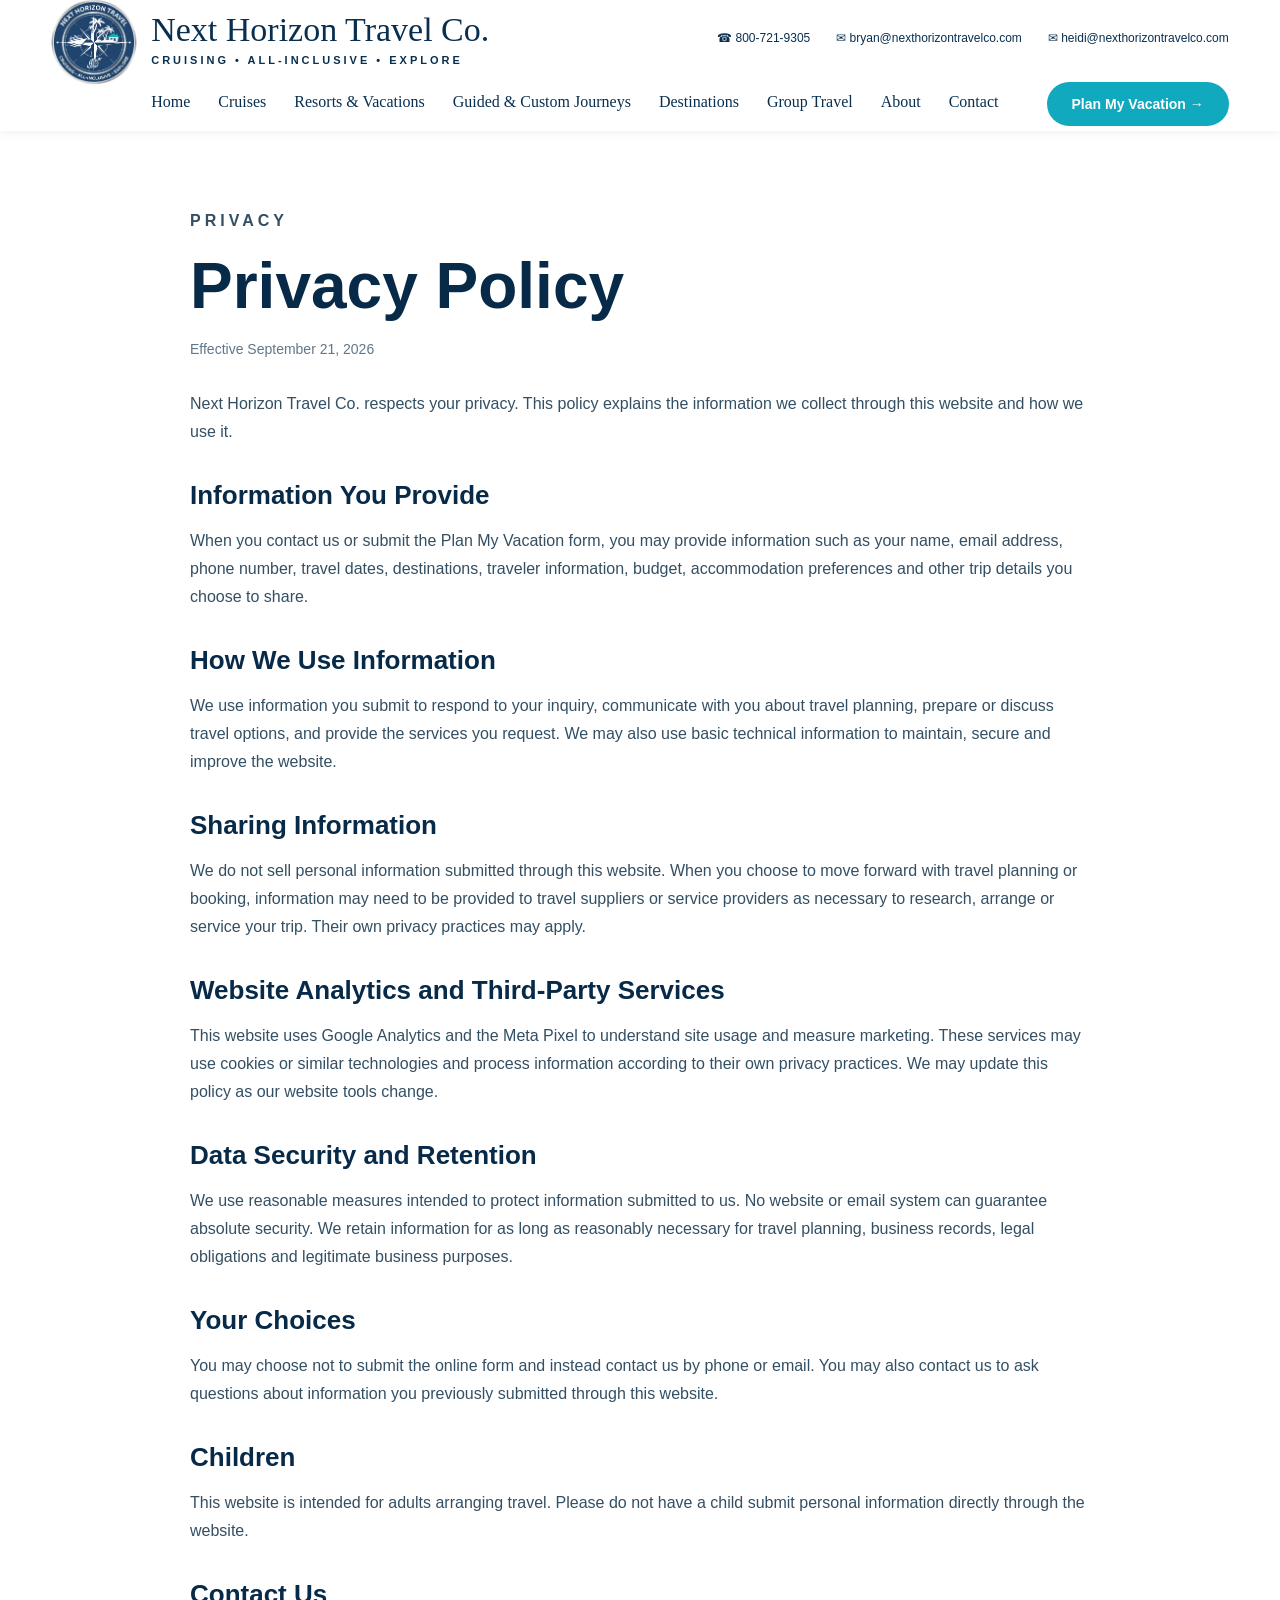
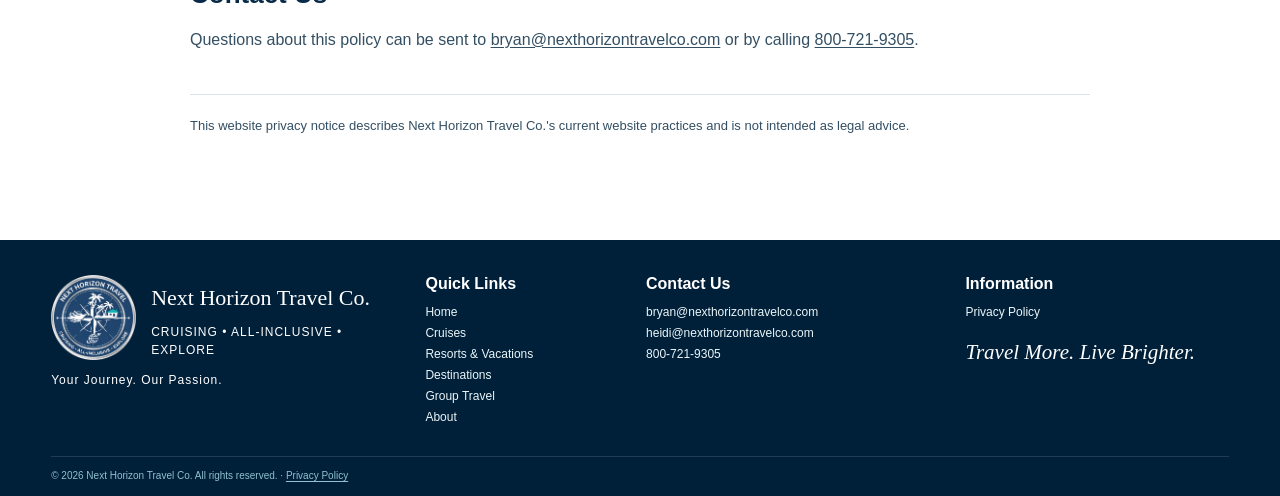
<file: privacy.html>
<!doctype html><html lang="en"><head><meta charset="utf-8"/><meta name="viewport" content="width=device-width,initial-scale=1"/><title>Privacy Policy | Next Horizon Travel Co.</title><meta name="description" content="Privacy policy for Next Horizon Travel Co., including how information submitted through our website is collected, used and protected."/><link href="assets/css/styles.css" rel="stylesheet"/><link href="https://nexthorizontravelco.com/privacy.html" rel="canonical"/><link href="assets/images/favicon-32.png" rel="icon" type="image/png"/><meta name="robots" content="index,follow"/><!-- Google tag (gtag.js) -->
<script async src="https://www.googletagmanager.com/gtag/js?id=G-45ZF826XDF"></script>
<script>
  window.dataLayer = window.dataLayer || [];
  function gtag(){dataLayer.push(arguments);}
  gtag('js', new Date());
  gtag('config', 'G-45ZF826XDF');
</script>
<!-- Meta Pixel Code -->
<script>
  !function(f,b,e,v,n,t,s)
  {if(f.fbq)return;n=f.fbq=function(){n.callMethod?
  n.callMethod.apply(n,arguments):n.queue.push(arguments)};
  if(!f._fbq)f._fbq=n;n.push=n;n.loaded=!0;n.version='2.0';
  n.queue=[];t=b.createElement(e);t.async=!0;
  t.src=v;s=b.getElementsByTagName(e)[0];
  s.parentNode.insertBefore(t,s)}(window, document,'script',
  'https://connect.facebook.net/en_US/fbevents.js');
  fbq('init', '1709604743959912');
  fbq('track', 'PageView');
</script>
<!-- End Meta Pixel Code -->
</head><body><noscript><img height="1" width="1" style="display:none" src="https://www.facebook.com/tr?id=1709604743959912&amp;ev=PageView&amp;noscript=1" alt="" /></noscript>
<header class="site-header"><div class="topbar wrap"><a class="brand" href="index.html"><img alt="Next Horizon Travel Co." src="assets/images/logo.png"/><span><b>Next Horizon Travel Co.</b><small>CRUISING • ALL-INCLUSIVE • EXPLORE</small></span></a><div class="contact"><a href="tel:+18007219305">☎ 800-721-9305</a><a href="mailto:bryan@nexthorizontravelco.com">✉ bryan@nexthorizontravelco.com</a><a href="mailto:heidi@nexthorizontravelco.com">✉ heidi@nexthorizontravelco.com</a></div></div><div class="navrow wrap"><nav><a href="index.html">Home</a><a href="cruises.html">Cruises</a><a href="resorts.html">Resorts &amp; Vacations</a><a href="journeys.html">Guided &amp; Custom Journeys</a><a href="destinations.html">Destinations</a><a href="group-travel.html">Group Travel</a><a href="about.html">About</a><a href="contact.html">Contact</a></nav><a class="btn" href="plan-my-vacation.html">Plan My Vacation →</a></div><button aria-expanded="false" aria-label="Open navigation" class="mobile-menu-v25" type="button">MENU</button></header>
<main class="legal-page-v44"><div class="wrap legal-wrap-v44"><p class="eyebrow">PRIVACY</p><h1>Privacy Policy</h1><p class="legal-updated-v44">Effective September 21, 2026</p><p>Next Horizon Travel Co. respects your privacy. This policy explains the information we collect through this website and how we use it.</p><h2>Information You Provide</h2><p>When you contact us or submit the Plan My Vacation form, you may provide information such as your name, email address, phone number, travel dates, destinations, traveler information, budget, accommodation preferences and other trip details you choose to share.</p><h2>How We Use Information</h2><p>We use information you submit to respond to your inquiry, communicate with you about travel planning, prepare or discuss travel options, and provide the services you request. We may also use basic technical information to maintain, secure and improve the website.</p><h2>Sharing Information</h2><p>We do not sell personal information submitted through this website. When you choose to move forward with travel planning or booking, information may need to be provided to travel suppliers or service providers as necessary to research, arrange or service your trip. Their own privacy practices may apply.</p><h2>Website Analytics and Third-Party Services</h2><p>This website uses Google Analytics and the Meta Pixel to understand site usage and measure marketing. These services may use cookies or similar technologies and process information according to their own privacy practices. We may update this policy as our website tools change.</p><h2>Data Security and Retention</h2><p>We use reasonable measures intended to protect information submitted to us. No website or email system can guarantee absolute security. We retain information for as long as reasonably necessary for travel planning, business records, legal obligations and legitimate business purposes.</p><h2>Your Choices</h2><p>You may choose not to submit the online form and instead contact us by phone or email. You may also contact us to ask questions about information you previously submitted through this website.</p><h2>Children</h2><p>This website is intended for adults arranging travel. Please do not have a child submit personal information directly through the website.</p><h2>Contact Us</h2><p>Questions about this policy can be sent to <a href="mailto:bryan@nexthorizontravelco.com">bryan@nexthorizontravelco.com</a> or by calling <a href="tel:+18007219305">800-721-9305</a>.</p><p class="legal-note-v44">This website privacy notice describes Next Horizon Travel Co.'s current website practices and is not intended as legal advice.</p></div></main>
<footer id="contact"><div class="wrap footer-grid"><div class="foot-brand"><img alt="Next Horizon Travel Co." src="assets/images/logo.png"/><h3>Next Horizon Travel Co.</h3><p>CRUISING • ALL-INCLUSIVE • EXPLORE</p><p>Your Journey. Our Passion.</p></div><div><h4>Quick Links</h4><a href="index.html">Home</a><a href="cruises.html">Cruises</a><a href="resorts.html">Resorts &amp; Vacations</a><a href="destinations.html">Destinations</a><a href="group-travel.html">Group Travel</a><a href="about.html">About</a></div><div><h4>Contact Us</h4><a href="mailto:bryan@nexthorizontravelco.com">bryan@nexthorizontravelco.com</a><a href="mailto:heidi@nexthorizontravelco.com">heidi@nexthorizontravelco.com</a><a href="tel:+18007219305">800-721-9305</a></div><div><h4>Information</h4><a href="privacy.html">Privacy Policy</a><p class="script">Travel More. Live Brighter.</p></div></div><div class="copyright wrap">© 2026 Next Horizon Travel Co. All rights reserved. · <a href="privacy.html">Privacy Policy</a></div></footer><script src="assets/js/site.js"></script></body></html>
</file>
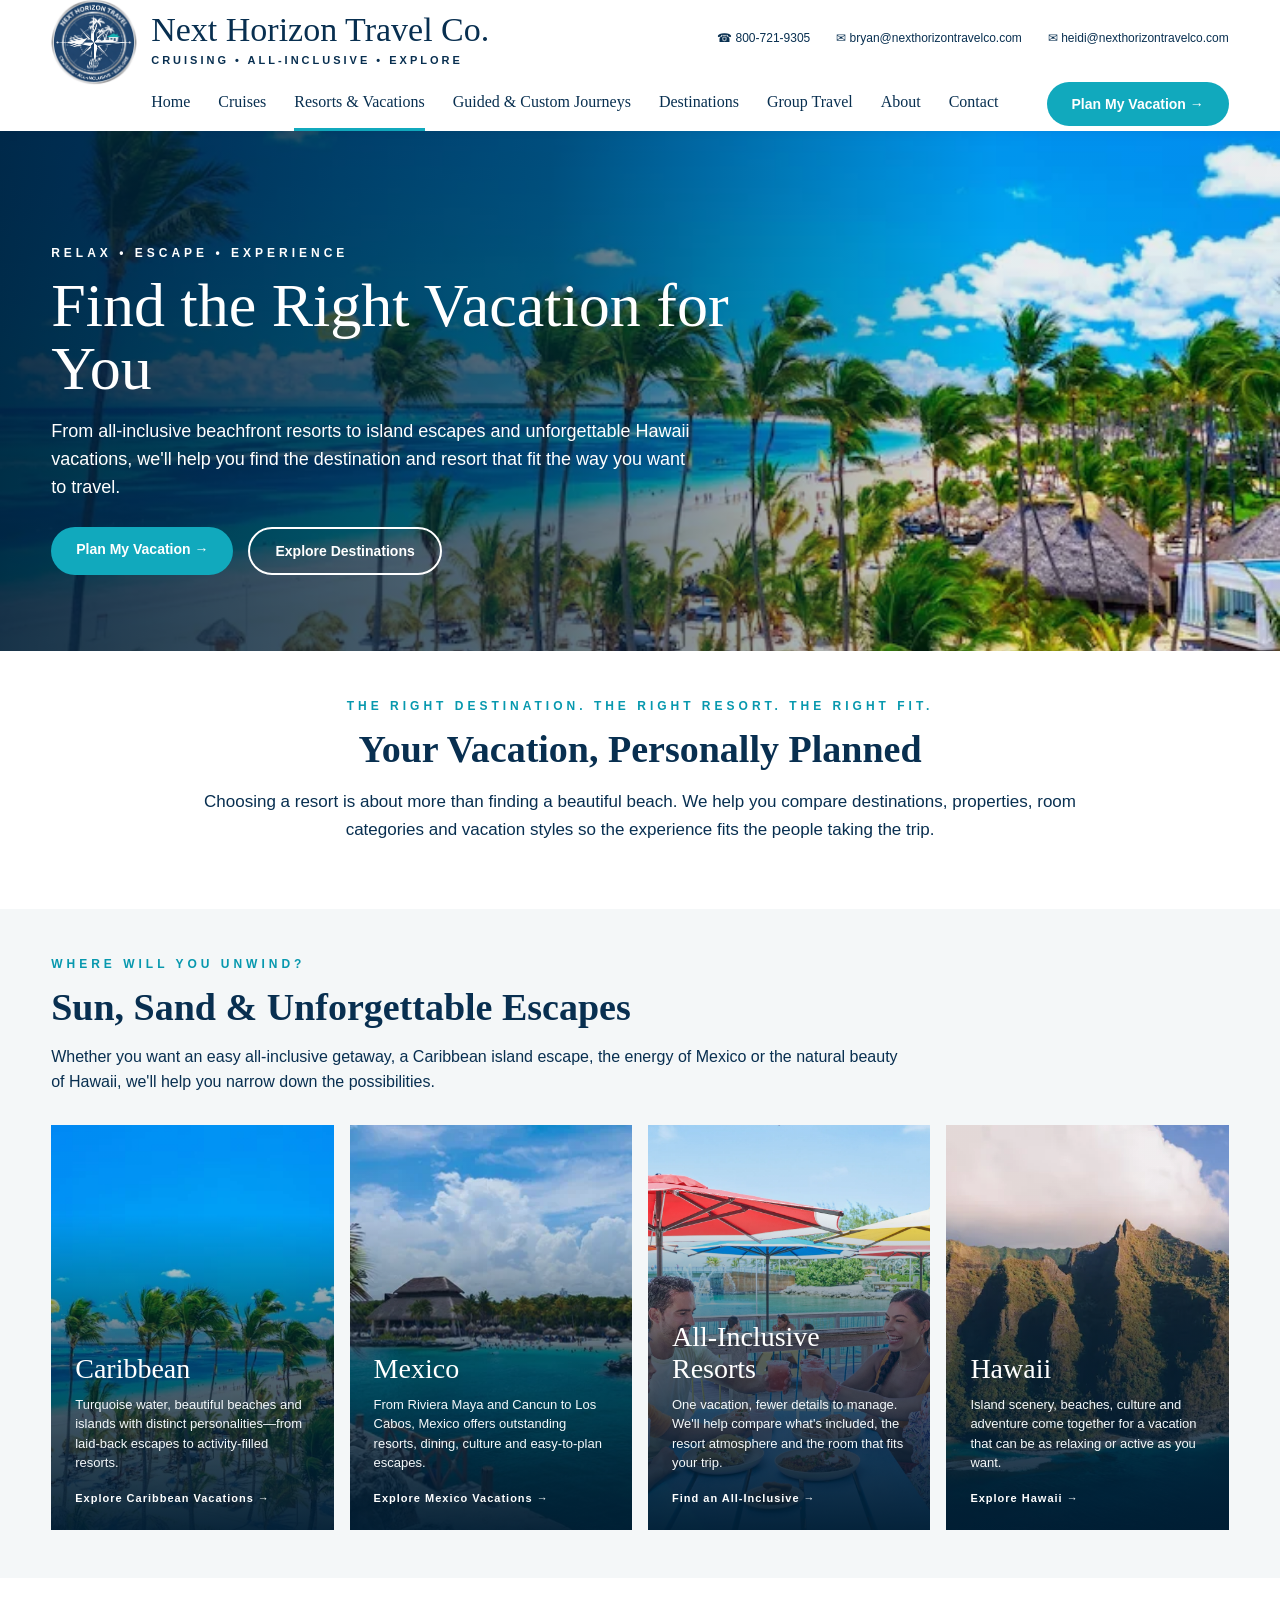
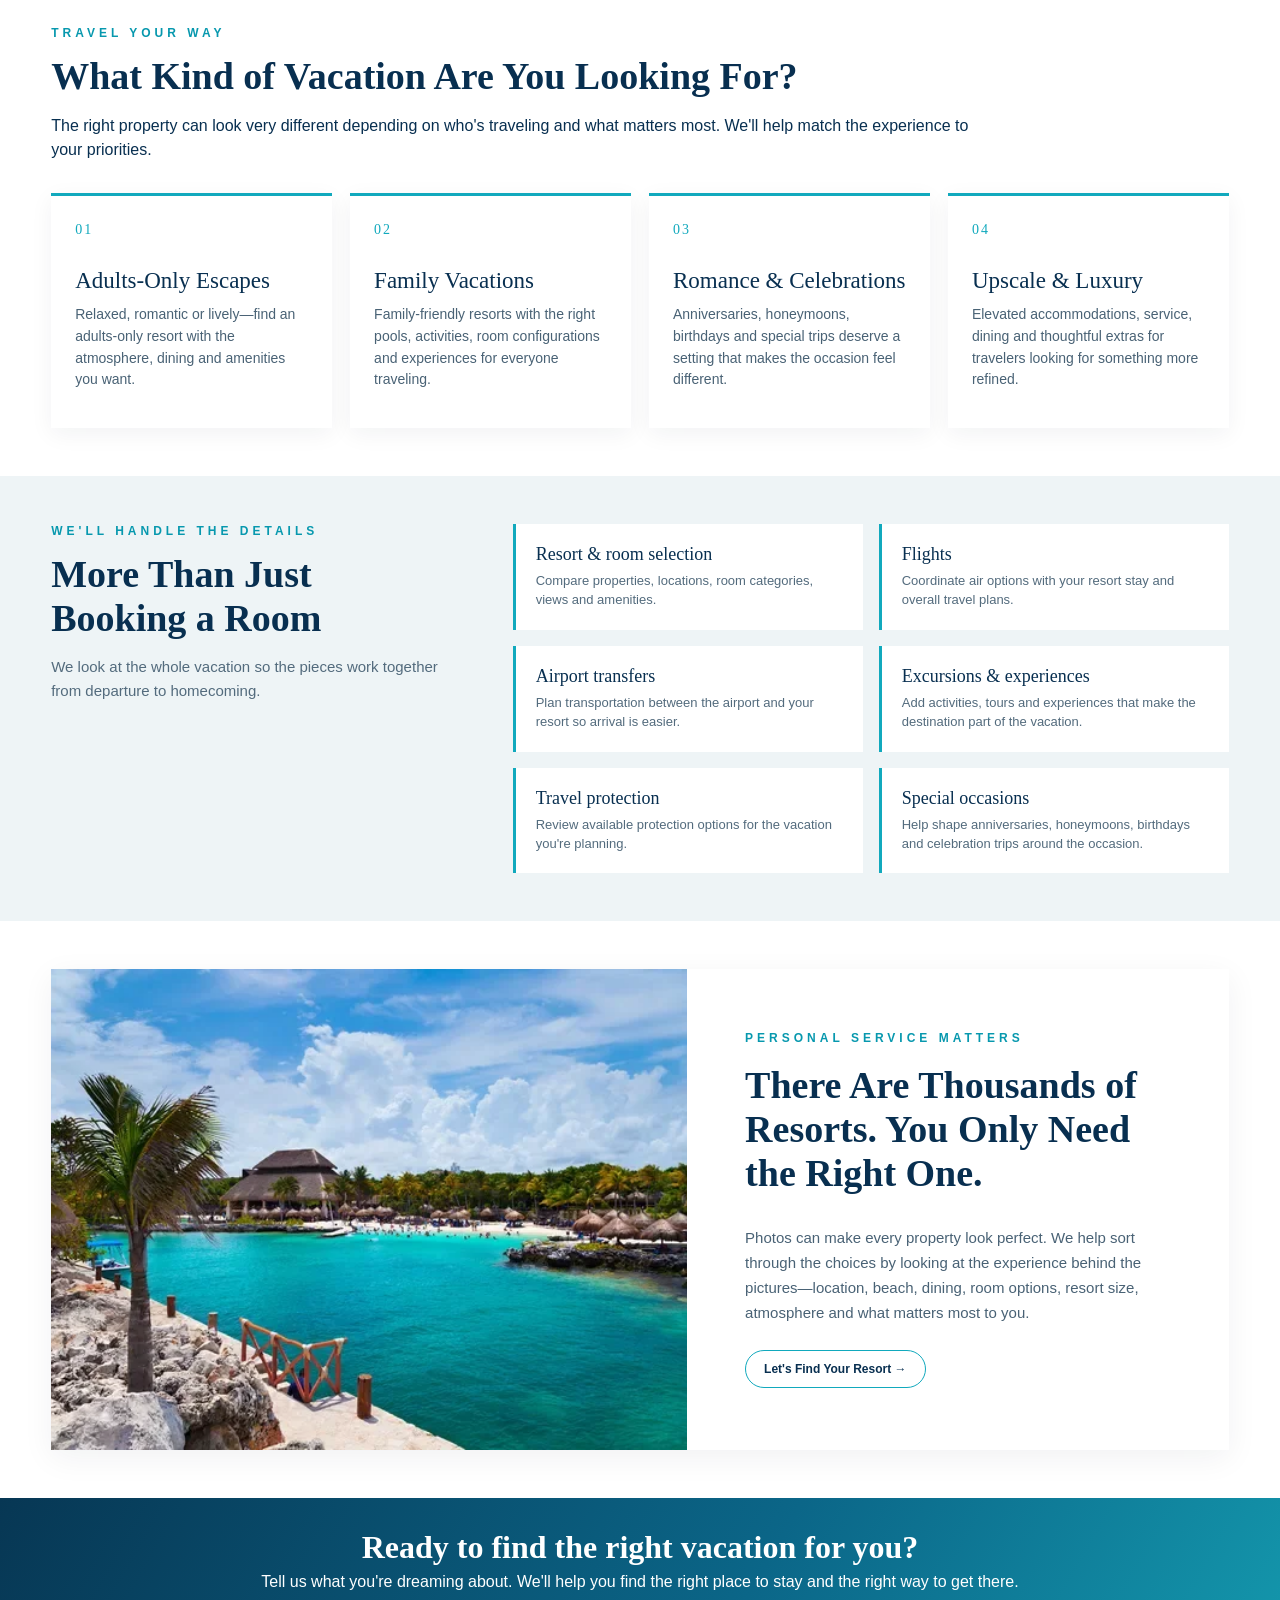
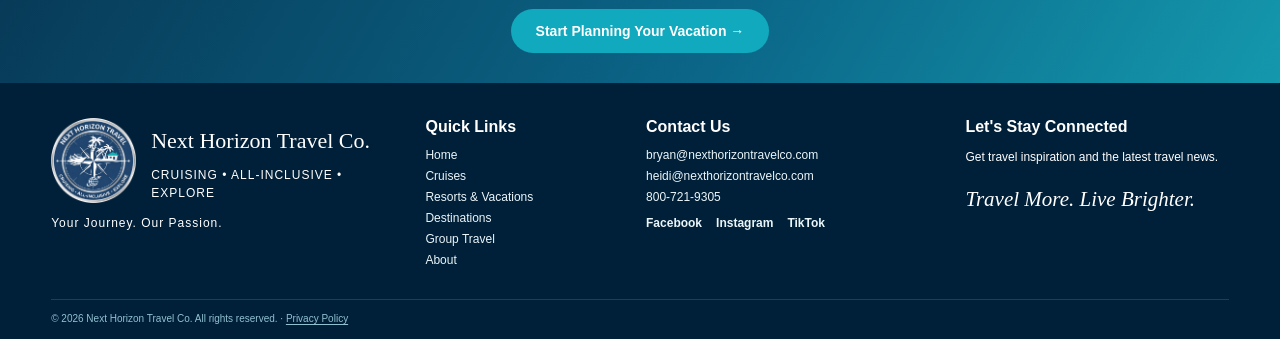
<file: resorts.html>
<!DOCTYPE html>

<html lang="en">
<head>
<meta charset="utf-8"/>
<meta content="width=device-width,initial-scale=1" name="viewport"/>
<title>All-Inclusive Resorts &amp; Vacation Planning | Next Horizon Travel Co.</title>
<meta content="Plan an all-inclusive resort or land vacation in the Caribbean, Mexico, Hawaii and beyond with personalized help from Next Horizon Travel Co." name="description"/>
<link href="assets/css/styles.css" rel="stylesheet"/>
<link href="https://nexthorizontravelco.com/resorts.html" rel="canonical"/><link href="assets/images/favicon-32.png" rel="icon" type="image/png"/><link href="assets/images/apple-touch-icon.png" rel="apple-touch-icon"/><meta content="index,follow,max-image-preview:large,max-snippet:-1,max-video-preview:-1" name="robots"/><meta content="#082a49" name="theme-color"/><meta content="website" property="og:type"/><meta content="Next Horizon Travel Co." property="og:site_name"/><meta content="All-Inclusive Resorts &amp; Vacation Planning | Next Horizon Travel Co." property="og:title"/><meta content="Plan an all-inclusive resort or land vacation in the Caribbean, Mexico, Hawaii and beyond with personalized help from Next Horizon Travel Co." property="og:description"/><meta content="https://nexthorizontravelco.com/resorts.html" property="og:url"/><meta content="https://nexthorizontravelco.com/assets/images/production/europe-positano.webp" property="og:image"/><meta content="Scenic travel destination from Next Horizon Travel Co." property="og:image:alt"/><meta content="summary_large_image" name="twitter:card"/><meta content="All-Inclusive Resorts &amp; Vacation Planning | Next Horizon Travel Co." name="twitter:title"/><meta content="Plan an all-inclusive resort or land vacation in the Caribbean, Mexico, Hawaii and beyond with personalized help from Next Horizon Travel Co." name="twitter:description"/><meta content="https://nexthorizontravelco.com/assets/images/production/europe-positano.webp" name="twitter:image"/><!-- Google tag (gtag.js) -->
<script async src="https://www.googletagmanager.com/gtag/js?id=G-45ZF826XDF"></script>
<script>
  window.dataLayer = window.dataLayer || [];
  function gtag(){dataLayer.push(arguments);}
  gtag('js', new Date());
  gtag('config', 'G-45ZF826XDF');
</script>
<!-- Meta Pixel Code -->
<script>
  !function(f,b,e,v,n,t,s)
  {if(f.fbq)return;n=f.fbq=function(){n.callMethod?
  n.callMethod.apply(n,arguments):n.queue.push(arguments)};
  if(!f._fbq)f._fbq=n;n.push=n;n.loaded=!0;n.version='2.0';
  n.queue=[];t=b.createElement(e);t.async=!0;
  t.src=v;s=b.getElementsByTagName(e)[0];
  s.parentNode.insertBefore(t,s)}(window, document,'script',
  'https://connect.facebook.net/en_US/fbevents.js');
  fbq('init', '1709604743959912');
  fbq('track', 'PageView');
</script>
<!-- End Meta Pixel Code -->
</head>
<body><noscript><img height="1" width="1" style="display:none" src="https://www.facebook.com/tr?id=1709604743959912&amp;ev=PageView&amp;noscript=1" alt="" /></noscript><a class="skip-link-v44" href="#main-content">Skip to main content</a>
<header class="site-header">
<div class="topbar wrap">
<a class="brand" href="index.html"><img alt="Next Horizon Travel Co." src="assets/images/logo.png"/><span><b>Next Horizon Travel Co.</b><small>CRUISING • ALL-INCLUSIVE • EXPLORE</small></span></a>
<div class="contact"><a href="tel:+18007219305">☎ 800-721-9305</a><a href="mailto:bryan@nexthorizontravelco.com">✉ bryan@nexthorizontravelco.com</a><a href="mailto:heidi@nexthorizontravelco.com">✉ heidi@nexthorizontravelco.com</a></div>
<button aria-label="Open menu" class="menu">☰</button>
</div>
<div class="navrow wrap">
<nav><a href="index.html">Home</a><a href="cruises.html">Cruises</a><a class="active" href="resorts.html">Resorts &amp; Vacations</a><a href="journeys.html">Guided &amp; Custom Journeys</a><a href="destinations.html">Destinations</a><a href="group-travel.html">Group Travel</a><a href="about.html">About</a><a href="contact.html">Contact</a></nav>
<a class="btn" href="plan-my-vacation.html">Plan My Vacation →</a>
</div>
<button aria-expanded="false" aria-label="Open navigation" class="mobile-menu-v25" type="button">MENU</button></header>
<main id="main-content">
<section class="resort-hero">
<div class="shade"></div>
<div class="resort-hero-copy wrap">
<p class="eyebrow">RELAX • ESCAPE • EXPERIENCE</p>
<h1>Find the Right Vacation for You</h1>
<p>From all-inclusive beachfront resorts to island escapes and unforgettable Hawaii vacations, we'll help you find the destination and resort that fit the way you want to travel.</p>
<div class="actions"><a class="btn" href="plan-my-vacation.html">Plan My Vacation →</a><a class="btn outline" href="#resort-destinations">Explore Destinations</a></div>
</div>
</section>
<section class="resort-intro section wrap">
<p class="eyebrow teal">THE RIGHT DESTINATION. THE RIGHT RESORT. THE RIGHT FIT.</p>
<h2>Your Vacation, Personally Planned</h2>
<p>Choosing a resort is about more than finding a beautiful beach. We help you compare destinations, properties, room categories and vacation styles so the experience fits the people taking the trip.</p>
</section>
<section class="resort-destinations section" id="resort-destinations">
<div class="wrap">
<div class="section-heading">
<p class="eyebrow teal">WHERE WILL YOU UNWIND?</p>
<h2>Sun, Sand &amp; Unforgettable Escapes</h2>
<p>Whether you want an easy all-inclusive getaway, a Caribbean island escape, the energy of Mexico or the natural beauty of Hawaii, we'll help you narrow down the possibilities.</p>
</div>
<div class="resort-dest-grid">
<article class="resort-dest-card rd-caribbean"><div><h3>Caribbean</h3><p>Turquoise water, beautiful beaches and islands with distinct personalities—from laid-back escapes to activity-filled resorts.</p><a href="plan-my-vacation.html">Explore Caribbean Vacations →</a></div></article>
<article class="resort-dest-card rd-mexico"><div><h3>Mexico</h3><p>From Riviera Maya and Cancun to Los Cabos, Mexico offers outstanding resorts, dining, culture and easy-to-plan escapes.</p><a href="plan-my-vacation.html">Explore Mexico Vacations →</a></div></article>
<article class="resort-dest-card rd-inclusive"><div><h3>All-Inclusive Resorts</h3><p>One vacation, fewer details to manage. We'll help compare what's included, the resort atmosphere and the room that fits your trip.</p><a href="plan-my-vacation.html">Find an All-Inclusive →</a></div></article>
<article class="resort-dest-card rd-hawaii"><div><h3>Hawaii</h3><p>Island scenery, beaches, culture and adventure come together for a vacation that can be as relaxing or active as you want.</p><a href="plan-my-vacation.html">Explore Hawaii →</a></div></article>
</div>
</div>
</section>
<section class="vacation-style section">
<div class="wrap">
<div class="section-heading narrow">
<p class="eyebrow teal">TRAVEL YOUR WAY</p>
<h2>What Kind of Vacation Are You Looking For?</h2>
<p>The right property can look very different depending on who's traveling and what matters most. We'll help match the experience to your priorities.</p>
</div>
<div class="vacation-style-grid">
<article><span class="style-num">01</span><h3>Adults-Only Escapes</h3><p>Relaxed, romantic or lively—find an adults-only resort with the atmosphere, dining and amenities you want.</p></article>
<article><span class="style-num">02</span><h3>Family Vacations</h3><p>Family-friendly resorts with the right pools, activities, room configurations and experiences for everyone traveling.</p></article>
<article><span class="style-num">03</span><h3>Romance &amp; Celebrations</h3><p>Anniversaries, honeymoons, birthdays and special trips deserve a setting that makes the occasion feel different.</p></article>
<article><span class="style-num">04</span><h3>Upscale &amp; Luxury</h3><p>Elevated accommodations, service, dining and thoughtful extras for travelers looking for something more refined.</p></article>
</div>
</div>
</section>
<section class="resort-help section">
<div class="wrap resort-help-grid">
<div>
<p class="eyebrow teal">WE'LL HANDLE THE DETAILS</p>
<h2>More Than Just Booking a Room</h2>
<p>We look at the whole vacation so the pieces work together from departure to homecoming.</p>
</div>
<div class="resort-help-points">
<p><b>Resort &amp; room selection</b><span>Compare properties, locations, room categories, views and amenities.</span></p>
<p><b>Flights</b><span>Coordinate air options with your resort stay and overall travel plans.</span></p>
<p><b>Airport transfers</b><span>Plan transportation between the airport and your resort so arrival is easier.</span></p>
<p><b>Excursions &amp; experiences</b><span>Add activities, tours and experiences that make the destination part of the vacation.</span></p>
<p><b>Travel protection</b><span>Review available protection options for the vacation you're planning.</span></p>
<p><b>Special occasions</b><span>Help shape anniversaries, honeymoons, birthdays and celebration trips around the occasion.</span></p>
</div>
</div>
</section>
<section class="resort-feature section">
<div class="wrap resort-feature-grid">
<div aria-label="Tropical resort pool overlooking the ocean" class="resort-feature-photo" role="img"></div>
<div class="resort-feature-copy">
<p class="eyebrow teal">PERSONAL SERVICE MATTERS</p>
<h2>There Are Thousands of Resorts. You Only Need the Right One.</h2>
<p>Photos can make every property look perfect. We help sort through the choices by looking at the experience behind the pictures—location, beach, dining, room options, resort size, atmosphere and what matters most to you.</p>
<a class="pill" href="plan-my-vacation.html">Let's Find Your Resort →</a>
</div>
</div>
</section>
<section class="cta resort-cta" id="plan">
<div>
<h2>Ready to find the right vacation for you?</h2>
<p>Tell us what you're dreaming about. We'll help you find the right place to stay and the right way to get there.</p>
<a class="btn" href="plan-my-vacation.html?type=resort">Start Planning Your Vacation →</a>
</div>
</section>
</main>
<footer id="contact">
<div class="wrap footer-grid">
<div class="foot-brand"><img alt="Next Horizon Travel Co." src="assets/images/logo.png"/><h3>Next Horizon Travel Co.</h3><p>CRUISING • ALL-INCLUSIVE • EXPLORE</p><p>Your Journey. Our Passion.</p></div>
<div><h4>Quick Links</h4><a href="index.html">Home</a><a href="cruises.html">Cruises</a><a href="resorts.html">Resorts &amp; Vacations</a><a href="destinations.html">Destinations</a><a href="group-travel.html">Group Travel</a><a href="about.html">About</a></div>
<div><h4>Contact Us</h4><a href="mailto:bryan@nexthorizontravelco.com">bryan@nexthorizontravelco.com</a><a href="mailto:heidi@nexthorizontravelco.com">heidi@nexthorizontravelco.com</a><a href="tel:+18007219305">800-721-9305</a><div aria-label="Social media" class="social-links"><a href="https://www.facebook.com/profile.php?id=61585397729444" rel="noopener noreferrer" target="_blank">Facebook</a><a href="https://www.instagram.com/nexthorizontravelco/" rel="noopener noreferrer" target="_blank">Instagram</a><a href="https://www.tiktok.com/@nexthorizontravelco" rel="noopener noreferrer" target="_blank">TikTok</a></div></div>
<div><h4>Let's Stay Connected</h4><p>Get travel inspiration and the latest travel news.</p><p class="script">Travel More. Live Brighter.</p></div>
</div>
<div class="copyright wrap">© 2026 Next Horizon Travel Co. All rights reserved. · <a href="privacy.html">Privacy Policy</a></div>
</footer>
<script src="assets/js/site.js"></script>
</body>
</html>
</file>
<file: assets/css/styles.css>
:root{--navy:#062e4f;--navy2:#001f38;--teal:#11a9bd;--ink:#082f50;--cream:#f7f8f8;--white:#fff;--max:1280px}*{box-sizing:border-box}html{scroll-behavior:smooth}body{margin:0;color:var(--ink);font-family:Arial,Helvetica,sans-serif;background:#fff}.wrap{width:min(var(--max),92%);margin:auto}a{text-decoration:none;color:inherit}.site-header{background:#fff;position:relative;z-index:10;box-shadow:0 1px 10px #001d3214}.topbar{height:76px;display:flex;align-items:center;justify-content:space-between}.brand{display:flex;align-items:center;gap:14px}.brand img{width:86px;height:86px;object-fit:contain;align-self:flex-start;margin-top:7px;filter:drop-shadow(0 3px 5px #0003)}.brand b{font:34px Georgia,serif;color:#082f50}.brand small{display:block;font-size:11px;letter-spacing:3px;font-weight:700;margin-top:5px}.contact{display:flex;gap:26px;font-size:12px}.navrow{height:55px;display:flex;align-items:center;justify-content:space-between;padding-left:100px}.navrow nav{display:flex;gap:28px;height:100%;align-items:center}.navrow nav a{font:16px Georgia,serif;height:100%;display:flex;align-items:center;border-bottom:3px solid transparent}.navrow nav a:hover,.navrow nav a.active{border-color:var(--teal)}.btn{display:inline-block;background:var(--teal);color:#fff;border-radius:28px;padding:14px 25px;font-weight:700;font-size:14px}.menu{display:none;background:none;border:0;font-size:28px}.hero{height:550px;position:relative;color:#fff;background:url('../images/production/europe-positano.webp') center 55%/cover no-repeat}.shade{position:absolute;inset:0;background:linear-gradient(90deg,rgba(0,35,65,.88) 0%,rgba(0,35,65,.55) 38%,rgba(0,35,65,.08) 72%)}.hero-content{position:relative;padding-top:105px}.eyebrow{font-size:12px;letter-spacing:4px;font-weight:800;margin:0 0 14px}.hero h1,.section h2,.about h2,.cta h2{font-family:Georgia,serif}.hero h1{font-size:70px;line-height:.94;margin:0 0 16px;font-weight:400}.hero h2{font:24px Georgia,serif;margin:0 0 16px}.hero-content>p:not(.eyebrow){max-width:510px;font-size:17px;line-height:1.45}.actions{display:flex;gap:15px;margin-top:25px}.outline{background:transparent;border:2px solid #fff}.location{position:absolute;right:3%;bottom:18px;font-size:11px;font-weight:700;letter-spacing:1px}.experiences{display:grid;grid-template-columns:repeat(3,1fr);height:290px}.photo-card{position:relative;background-size:cover;background-position:center;overflow:hidden}.photo-card:after,.dest:after,.highlight:after{content:"";position:absolute;inset:0;background:linear-gradient(0deg,rgba(0,32,55,.85),rgba(0,0,0,0) 65%)}.photo-card>div{position:absolute;z-index:2;left:42px;bottom:28px;color:#fff}.photo-card h3{font:27px Georgia,serif;margin:0}.photo-card p{margin:6px 0 10px}.photo-card a{font-size:12px;font-weight:800;letter-spacing:1.4px}.cruise{background-image:url('../images/cruise.jpg')}.resort{background-image:url('../images/resort.jpg')}.explore{background-image:url('../images/explore.jpg')}.section{padding:48px 0}.teal{color:#0798ae}.featured,.highlights{display:grid;grid-template-columns:1.28fr repeat(4,minmax(0,1fr));gap:12px;align-items:stretch}.intro h2,.why h2{font:34px Georgia,serif;margin:6px 0 12px}.intro p,.why-intro p{line-height:1.45}.pill{display:inline-block;border:1.5px solid var(--teal);border-radius:24px;padding:11px 18px;font-size:12px;font-weight:700;margin-top:10px}.dest,.highlight{min-height:210px;position:relative;background-size:cover;background-position:center;overflow:hidden}.dest span,.highlight span{position:absolute;z-index:2;left:17px;bottom:15px;color:#fff;font:18px Georgia,serif}.dest small,.highlight small{display:block;font:12px Arial,sans-serif;margin-top:4px}.alaska{background-image:url('../images/alaska-sitka.jpg');background-position:center 48%}.caribbean{background-image:url('../images/caribbean-st-lucia.png');background-position:center 45%}.europe{background-image:url('../images/production/europe-positano.webp')}.mexico{background-image:url('../images/production/europe-positano.webp')}.why{background:#f4f7f8}.why-grid{display:grid;grid-template-columns:1.55fr repeat(4,minmax(0,1fr));gap:22px;align-items:center}.benefit{text-align:center}.benefit i{font-style:normal;font-size:34px;display:block;margin-bottom:10px}.benefit h3{font:18px Georgia,serif;margin:0 0 8px}.benefit p{font-size:13px;line-height:1.4}.about{display:grid;grid-template-columns:27% 47% 26%;min-height:285px;background:#fff;align-items:stretch}.about-photo{overflow:hidden}.about-photo img{width:100%;height:100%;object-fit:cover;object-position:center 36%}.about-copy{padding:44px 52px}.about-copy h2{font-size:34px;margin:5px 0 12px}.about-copy p{line-height:1.5}blockquote{margin:0;padding:68px 30px;text-align:center;background:#f7f9fa;font:italic 25px Georgia,serif}blockquote small{display:block;font:700 11px Arial,sans-serif;letter-spacing:1px;margin-top:35px;line-height:1.7}.highlights{grid-template-columns:1.08fr repeat(3,minmax(0,1fr));gap:12px}.highlight{min-height:195px}.h-alaska{background-image:url('../images/production/europe-positano.webp')}.h-europe{background-image:url('../images/production/europe-positano.webp')}.h-celebrity{background-image:url('../images/production/europe-positano.webp')}.cta{min-height:185px;display:flex;align-items:center;justify-content:center;text-align:center;color:#fff;background:linear-gradient(#00243a55,#00243a55),url('../images/production/europe-positano.webp') center 65%/cover}.cta h2{font-size:32px;margin:0 0 7px}.cta p{margin:0 0 18px}footer{background:var(--navy2);color:#fff;padding:35px 0 15px}.footer-grid{display:grid;grid-template-columns:1.5fr .8fr 1.25fr 1.2fr;gap:45px}.footer-grid h4{margin:0 0 12px}.footer-grid a{display:block;font-size:12px;margin:7px 0;color:#eaf6fa}.footer-grid p{font-size:12px;line-height:1.5}.foot-brand img{width:85px;float:left;margin-right:15px}.foot-brand h3{font:22px Georgia,serif;margin:10px 0}.foot-brand p{letter-spacing:1px}.script{font:italic 21px Georgia,serif!important}.copyright{border-top:1px solid #ffffff22;margin-top:25px;padding-top:13px;font-size:10px;color:#8fc1d1}
@media(max-width:950px){.contact{display:none}.navrow{padding-left:0}.navrow nav{display:none}.menu{display:block}.brand b{font-size:26px}.hero{height:500px}.hero h1{font-size:54px}.experiences{grid-template-columns:1fr;height:auto}.photo-card{height:250px}.featured,.highlights{grid-template-columns:1fr 1fr}.featured .intro,.highlights .intro{grid-column:1/-1}.why-grid{grid-template-columns:1fr 1fr}.why-intro{grid-column:1/-1}.about{grid-template-columns:1fr}.about-photo{height:390px}.footer-grid{grid-template-columns:1fr 1fr}}@media(max-width:600px){.topbar{height:72px}.brand img{width:68px;height:68px}.brand b{font-size:21px}.brand small{font-size:8px;letter-spacing:1.7px}.navrow{height:0}.navrow>.btn{display:none}.hero{height:520px}.hero-content{padding-top:110px}.hero h1{font-size:46px}.hero h2{font-size:19px}.featured,.highlights,.why-grid{grid-template-columns:1fr}.dest,.highlight{min-height:210px}.about-copy{padding:45px 25px}.footer-grid{grid-template-columns:1fr}.actions{flex-wrap:wrap}}

.social-links{display:flex;flex-wrap:wrap;gap:14px;margin-top:12px}
.social-links a{display:inline-block;margin:0;font-size:12px;font-weight:700;color:#eaf6fa;border-bottom:1px solid transparent;padding-bottom:2px}
.social-links a:hover,.social-links a:focus{color:#fff;border-bottom-color:var(--teal)}


/* Cruises page */
.cruise-hero{height:520px;position:relative;color:#fff;background:url('../images/production/europe-positano.webp') center 55%/cover no-repeat}
.cruise-hero .shade{background:linear-gradient(90deg,rgba(0,31,56,.92) 0%,rgba(0,31,56,.68) 43%,rgba(0,31,56,.15) 76%)}
.cruise-hero-copy{position:relative;padding-top:120px;z-index:2}
.cruise-hero h1,.cruise-intro h2,.section-heading h2,.cruise-help h2{font-family:Georgia,serif}
.cruise-hero h1{font-size:62px;line-height:1.02;font-weight:400;margin:0 0 18px;max-width:720px}
.cruise-hero-copy>p:not(.eyebrow){font-size:18px;line-height:1.55;max-width:650px}
.cruise-intro{text-align:center;max-width:900px}
.cruise-intro h2{font-size:38px;margin:6px 0 14px}
.cruise-intro>p:last-child{font-size:17px;line-height:1.65}
.sail-section{background:#f4f7f8}
.section-heading{max-width:850px;margin-bottom:30px}
.section-heading.narrow{max-width:920px}
.section-heading h2{font-size:38px;margin:6px 0 12px}
.section-heading>p:last-child{font-size:16px;line-height:1.55}
.sail-grid{display:grid;grid-template-columns:repeat(4,minmax(0,1fr));gap:16px}
.sail-card{min-height:390px;position:relative;background-size:cover;background-position:center;overflow:hidden}
.sail-card:after{content:"";position:absolute;inset:0;background:linear-gradient(0deg,rgba(0,29,51,.95) 0%,rgba(0,29,51,.65) 48%,rgba(0,0,0,.05) 78%)}
.sail-card>div{position:absolute;z-index:2;left:24px;right:24px;bottom:24px;color:#fff}
.sail-card h3{font:27px Georgia,serif;margin:0 0 10px}
.sail-card p{font-size:13px;line-height:1.5;margin:0 0 15px;color:#f3f8fa}
.sail-card a{font-size:11px;font-weight:800;letter-spacing:1px}
.sail-caribbean{background-image:url('../images/production/europe-positano.webp')}
.sail-alaska{background-image:url('../images/production/europe-positano.webp')}
.sail-med{background-image:url('../images/production/europe-positano.webp')}
.sail-north{background-image:url('../images/production/europe-positano.webp')}
.line-grid{display:grid;grid-template-columns:repeat(3,minmax(0,1fr));gap:18px;margin-top:30px}
.line-card{border:1px solid #dfe8ec;padding:28px 26px 26px;min-height:300px;background:#fff;display:flex;flex-direction:column;box-shadow:0 6px 22px rgba(0,31,56,.045)}
.line-name{height:76px;display:flex;align-items:center;font-weight:800;letter-spacing:1px;color:var(--navy);font-size:23px}
.line-name span{font-size:10px;display:block;margin-left:8px;letter-spacing:1.5px}
.line-name.celebrity{font-size:30px;letter-spacing:3px}
.line-name.ncl{font-size:30px}
.line-name.princess{font:31px Georgia,serif;color:#2739c9}
.line-name.carnival{font:italic 31px Georgia,serif;color:#bd1622}
.line-name.msc{font-size:31px}
.line-name.virgin{font:italic 29px Georgia,serif;color:#d71935}
.line-name.disney{font:italic 30px Georgia,serif;color:#1257a6}
.line-name.holland{font-size:20px}
.line-card h3{font:23px Georgia,serif;margin:8px 0 10px}
.line-card p{font-size:14px;line-height:1.55;margin:0;color:#496275}
.cruise-help{background:#eef4f6}
.cruise-help-grid{display:grid;grid-template-columns:.9fr 1.4fr;gap:70px;align-items:start}
.cruise-help h2{font-size:38px;margin:6px 0}
.help-points{display:grid;grid-template-columns:1fr 1fr;gap:18px}
.help-points p{background:#fff;margin:0;padding:20px;border-left:3px solid var(--teal)}
.help-points b,.help-points span{display:block}
.help-points b{font:18px Georgia,serif;margin-bottom:7px}
.help-points span{font-size:13px;line-height:1.45;color:#536b7d}
.cruise-cta{background:linear-gradient(#00243a77,#00243a77),url('../images/production/europe-positano.webp') center 55%/cover}
.legal-line{text-align:center;font-size:9px;color:#8fc1d1;border-top:1px solid #ffffff16;margin-top:12px;padding-top:12px}

@media(max-width:950px){
.cruise-hero h1{font-size:50px}
.sail-grid{grid-template-columns:1fr 1fr}
.line-grid{grid-template-columns:1fr 1fr}
.cruise-help-grid{grid-template-columns:1fr;gap:25px}
}
@media(max-width:600px){
.cruise-hero{height:540px}
.cruise-hero-copy{padding-top:120px}
.cruise-hero h1{font-size:43px}
.sail-grid,.line-grid,.help-points{grid-template-columns:1fr}
.sail-card{min-height:350px}
.section-heading h2,.cruise-intro h2,.cruise-help h2{font-size:31px}
}

/* Supplied cruise-line logos */
.line-logo{height:90px;display:flex;align-items:center;justify-content:flex-start;margin-bottom:4px}
.line-logo img{display:block;max-width:210px;max-height:78px;width:auto;height:auto;object-fit:contain}
.line-card:nth-child(4) .line-logo img{max-height:84px}
.line-card:nth-child(7) .line-logo img{max-height:86px}
.line-card:nth-child(8) .line-logo img{max-height:76px}


/* V9: balanced 4 x 2 cruise-line grid */
.line-grid{
  grid-template-columns:repeat(4,minmax(0,1fr));
  gap:18px;
}
.line-card{
  display:flex;
  flex-direction:column;
  min-height:360px;
}
.line-logo{
  height:100px;
  display:flex;
  align-items:center;
  justify-content:flex-start;
  margin-bottom:8px;
}
.line-logo img{
  max-width:205px;
  max-height:82px;
  width:auto;
  height:auto;
  object-fit:contain;
}
.line-card h3{margin-top:0}
.line-card p{flex:1}
.line-cta{
  display:inline-flex;
  align-items:center;
  justify-content:center;
  align-self:flex-start;
  margin-top:18px;
  min-height:42px;
  padding:10px 18px;
  border-radius:3px;
  background:var(--navy,#0b3155);
  color:#fff;
  font-size:.88rem;
  font-weight:700;
  text-decoration:none;
  transition:transform .15s ease,opacity .15s ease;
}
.line-cta:hover{transform:translateY(-1px);opacity:.92}

@media(max-width:1100px){
  .line-grid{grid-template-columns:repeat(2,minmax(0,1fr))}
}
@media(max-width:650px){
  .line-grid{grid-template-columns:1fr}
  .line-card{min-height:0}
}


/* V10: Resorts & Vacations page */
.resort-hero{height:520px;position:relative;color:#fff;background:url('../images/production/europe-positano.webp') center 56%/cover no-repeat}
.resort-hero .shade{background:linear-gradient(90deg,rgba(0,31,56,.91) 0%,rgba(0,31,56,.65) 43%,rgba(0,31,56,.08) 78%)}
.resort-hero-copy{position:relative;padding-top:115px;z-index:2}
.resort-hero h1,.resort-intro h2,.resort-help h2,.resort-feature h2{font-family:Georgia,serif}
.resort-hero h1{font-size:62px;line-height:1.02;font-weight:400;margin:0 0 18px;max-width:720px}
.resort-hero-copy>p:not(.eyebrow){font-size:18px;line-height:1.55;max-width:650px}
.resort-intro{text-align:center;max-width:900px}
.resort-intro h2{font-size:38px;margin:6px 0 14px}
.resort-intro>p:last-child{font-size:17px;line-height:1.65}
.resort-destinations{background:#f4f7f8}
.resort-dest-grid{display:grid;grid-template-columns:repeat(4,minmax(0,1fr));gap:16px}
.resort-dest-card{min-height:405px;position:relative;background-size:cover;background-position:center;overflow:hidden}
.resort-dest-card:after{content:"";position:absolute;inset:0;background:linear-gradient(0deg,rgba(0,29,51,.96) 0%,rgba(0,29,51,.62) 46%,rgba(0,0,0,.04) 78%)}
.resort-dest-card>div{position:absolute;z-index:2;left:24px;right:24px;bottom:24px;color:#fff}
.resort-dest-card h3{font:28px Georgia,serif;margin:0 0 10px}
.resort-dest-card p{font-size:13px;line-height:1.5;margin:0 0 15px;color:#f3f8fa}
.resort-dest-card a{font-size:11px;font-weight:800;letter-spacing:1px}
.rd-caribbean{background-image:url('../images/production/europe-positano.webp')}
.rd-mexico{background-image:url('../images/production/europe-positano.webp')}
.rd-inclusive{background-image:url('../images/production/europe-positano.webp')}
.rd-hawaii{background-image:url('../images/production/europe-positano.webp')}
.vacation-style-grid{display:grid;grid-template-columns:repeat(4,minmax(0,1fr));gap:18px;margin-top:30px}
.vacation-style-grid article{border-top:3px solid var(--teal);background:#fff;padding:26px 24px 28px;box-shadow:0 6px 22px rgba(0,31,56,.055);min-height:235px}
.style-num{display:block;font:14px Georgia,serif;color:var(--teal);letter-spacing:2px;margin-bottom:30px}
.vacation-style-grid h3{font:23px Georgia,serif;margin:0 0 10px}
.vacation-style-grid p{font-size:14px;line-height:1.55;color:#496275;margin:0}
.resort-help{background:#eef4f6}
.resort-help-grid{display:grid;grid-template-columns:.82fr 1.5fr;gap:70px;align-items:start}
.resort-help h2{font-size:38px;margin:6px 0 14px}
.resort-help-grid>div:first-child>p:last-child{font-size:15px;line-height:1.55;color:#536b7d}
.resort-help-points{display:grid;grid-template-columns:1fr 1fr;gap:16px}
.resort-help-points p{background:#fff;margin:0;padding:20px;border-left:3px solid var(--teal)}
.resort-help-points b,.resort-help-points span{display:block}
.resort-help-points b{font:18px Georgia,serif;margin-bottom:7px}
.resort-help-points span{font-size:13px;line-height:1.45;color:#536b7d}
.resort-feature{background:#fff}
.resort-feature-grid{display:grid;grid-template-columns:1.08fr .92fr;min-height:390px;box-shadow:0 8px 30px rgba(0,31,56,.06)}
.resort-feature-photo{min-height:390px;background:url('../images/production/europe-positano.webp') center/cover no-repeat}
.resort-feature-copy{padding:62px 58px;background:#fff;display:flex;flex-direction:column;justify-content:center}
.resort-feature h2{font-size:38px;line-height:1.15;margin:5px 0 16px}
.resort-feature-copy>p:not(.eyebrow){font-size:15px;line-height:1.65;color:#496275}
.resort-feature-copy .pill{align-self:flex-start}
.resort-cta{background:linear-gradient(#00243a70,#00243a70),url('../images/production/europe-positano.webp') center 55%/cover}

@media(max-width:950px){
  .resort-hero h1{font-size:50px}
  .resort-dest-grid,.vacation-style-grid{grid-template-columns:1fr 1fr}
  .resort-help-grid{grid-template-columns:1fr;gap:25px}
  .resort-feature-grid{grid-template-columns:1fr}
  .resort-feature-photo{min-height:330px}
}
@media(max-width:600px){
  .resort-hero{height:550px}
  .resort-hero-copy{padding-top:120px}
  .resort-hero h1{font-size:43px}
  .resort-dest-grid,.vacation-style-grid,.resort-help-points{grid-template-columns:1fr}
  .resort-dest-card{min-height:355px}
  .resort-intro h2,.resort-help h2,.resort-feature h2{font-size:31px}
  .resort-feature-copy{padding:42px 26px}
}

/* V11: Guided & Custom Journeys */
.journey-hero{height:540px;position:relative;color:#fff;background:url('../images/production/europe-positano.webp') center 52%/cover no-repeat}
.journey-hero .shade{background:linear-gradient(90deg,rgba(0,29,51,.93),rgba(0,29,51,.63) 48%,rgba(0,0,0,.08) 82%)}
.journey-hero-copy{position:relative;z-index:2;padding-top:125px}
.journey-hero h1,.journey-intro h2,.journey-choice h2,.journey-fit h2,.journey-banner h2{font-family:Georgia,serif}
.journey-hero h1{font-size:64px;line-height:1;margin:0 0 20px;font-weight:400}
.journey-hero-copy>p:not(.eyebrow){max-width:680px;font-size:18px;line-height:1.6}
.journey-intro{text-align:center;max-width:920px}.journey-intro h2{font-size:39px;margin:6px 0 14px}.journey-intro>p:last-child{font-size:17px;line-height:1.65}
.journey-choices{background:#f3f7f8}.journey-choice-grid{display:grid;grid-template-columns:1fr 1fr;gap:24px}
.journey-choice{background:#fff;box-shadow:0 8px 28px rgba(0,31,56,.07)}
.choice-image{height:310px;background-size:cover;background-position:center}
.exoticca .choice-image{background-image:url('../images/production/europe-positano.webp')}
.kensington .choice-image{background-image:url('../images/production/europe-positano.webp')}
.choice-copy{padding:36px 38px 40px}.journey-choice h2{font-size:31px;line-height:1.15;margin:5px 0 14px}
.choice-copy>p:not(.eyebrow){color:#4d6678;line-height:1.6}.choice-copy ul{padding-left:19px;color:#385568;line-height:1.55;font-size:14px;margin:20px 0 27px}.choice-copy li{margin:7px 0}
.journey-dest-grid{display:grid;grid-template-columns:repeat(4,1fr);gap:16px;margin-top:30px}
.journey-dest-grid article{height:365px;position:relative;background-size:cover;background-position:center;overflow:hidden}
.journey-dest-grid article:after{content:"";position:absolute;inset:0;background:linear-gradient(0deg,rgba(0,27,48,.94),rgba(0,27,48,.12) 70%)}
.journey-dest-grid article>div{position:absolute;z-index:2;left:23px;right:23px;bottom:20px;color:#fff}.journey-dest-grid h3{font:27px Georgia,serif;margin:0 0 8px}.journey-dest-grid p{font-size:13px;line-height:1.5;margin:0}
.jd-europe{background-image:url('../images/production/europe-positano.webp')}
.jd-africa{background-image:url('../images/production/europe-positano.webp')}
.jd-asia{background-image:url('../images/production/europe-positano.webp')}
.jd-latin{background-image:url('../images/production/europe-positano.webp')}
.journey-fit{background:#eef4f6}.journey-fit-grid{display:grid;grid-template-columns:.9fr 1.45fr;gap:65px}.journey-fit h2{font-size:39px;line-height:1.15;margin:6px 0 15px}.journey-fit-grid>div:first-child>p:last-child{line-height:1.65;color:#4d6678}
.fit-points{display:grid;grid-template-columns:1fr 1fr;gap:15px}.fit-points p{background:#fff;border-top:3px solid var(--teal);padding:22px;margin:0}.fit-points b,.fit-points span{display:block}.fit-points b{font:19px Georgia,serif;margin-bottom:8px}.fit-points span{font-size:13px;line-height:1.5;color:#536b7d}
.journey-banner{min-height:390px;display:flex;align-items:center;text-align:center;color:#fff;background:linear-gradient(#00243a75,#00243a75),url('../images/production/europe-positano.webp') center/cover}
.journey-banner .wrap{max-width:800px}.journey-banner h2{font-size:45px;margin:8px 0 12px}.journey-banner p:last-child{font-size:17px}
.journey-cta{background:#052f4c}
@media(max-width:950px){.journey-choice-grid,.journey-fit-grid{grid-template-columns:1fr}.journey-dest-grid{grid-template-columns:1fr 1fr}.journey-hero h1{font-size:50px}.journey-fit-grid{gap:25px}}
@media(max-width:600px){.journey-hero{height:560px}.journey-hero h1{font-size:43px}.journey-dest-grid,.fit-points{grid-template-columns:1fr}.choice-image{height:260px}.choice-copy{padding:30px 25px}.journey-banner h2{font-size:36px}}

/* V12: Destinations */
.dest-hero{height:545px;position:relative;color:#fff;background:url('../images/production/europe-positano.webp') center 55%/cover no-repeat}
.dest-hero .shade{position:absolute;inset:0;background:linear-gradient(90deg,rgba(0,29,51,.9),rgba(0,29,51,.5) 52%,rgba(0,0,0,.06))}
.dest-hero-copy{position:relative;z-index:2;padding-top:125px}.dest-hero h1,.dest-intro h2,.dest-overlay h2,.choose-destination h2,.dest-photo-break h2{font-family:Georgia,serif}
.dest-hero h1{font-size:62px;line-height:1;margin:0 0 20px;font-weight:400}.dest-hero-copy>p:not(.eyebrow){max-width:690px;font-size:18px;line-height:1.6}
.dest-intro{text-align:center;max-width:930px}.dest-intro h2{font-size:40px;margin:7px 0 15px}.dest-intro>p:last-child{font-size:17px;line-height:1.65}
.dest-explore{background:#f1f6f7}.dest-card-grid{display:grid;grid-template-columns:1fr 1fr;gap:18px}
.dest-big{height:480px;position:relative;background-size:cover;background-position:center;overflow:hidden}.dest-big:after{content:"";position:absolute;inset:0;background:linear-gradient(0deg,rgba(0,28,49,.96),rgba(0,28,49,.08) 78%)}
.dest-overlay{position:absolute;z-index:2;left:35px;right:35px;bottom:31px;color:#fff}.dest-overlay h2{font-size:34px;margin:5px 0 10px}.dest-overlay>p:not(.eyebrow){max-width:610px;line-height:1.55;margin:0 0 15px}
.dest-tags{display:flex;flex-wrap:wrap;gap:7px;margin:0 0 17px}.dest-tags span{border:1px solid #ffffff75;border-radius:20px;padding:5px 11px;font-size:11px;letter-spacing:.03em}
.dest-link{color:#fff;font-weight:700;font-size:13px;border-bottom:1px solid #fff;text-decoration:none;padding-bottom:3px}
.caribbean{background-image:url('../images/production/europe-positano.webp')}
.alaska{background-image:url('../images/alaska-sitka.jpg');background-position:center 48%}
.europe{background-image:url('../images/production/europe-positano.webp')}
.hawaii{background-image:url('../images/production/europe-positano.webp')}
.more-world{background:#fff}.world-grid{display:grid;grid-template-columns:repeat(4,1fr);gap:14px;margin-top:30px}.world-grid article{height:350px;position:relative;background-size:cover;background-position:center}
.world-grid article:after{content:"";position:absolute;inset:0;background:linear-gradient(0deg,rgba(0,29,51,.92),rgba(0,29,51,.04) 70%)}.world-grid article div{position:absolute;z-index:2;bottom:20px;left:21px;right:21px;color:#fff}.world-grid h3{font:25px Georgia,serif;margin:0 0 6px}.world-grid p{font-size:12px;line-height:1.45;margin:0}
.world-africa{background-image:url('../images/production/europe-positano.webp')}.world-asia{background-image:url('../images/production/europe-positano.webp')}.world-latin{background-image:url('../images/production/europe-positano.webp')}.world-north{background-image:url('../images/production/europe-positano.webp')}
.center-action{text-align:center;margin-top:30px}.choose-destination{background:#eef4f6}.choose-grid{display:grid;grid-template-columns:.85fr 1.4fr;gap:65px}.choose-destination h2{font-size:39px;line-height:1.15;margin:6px 0 15px}.choose-grid>div:first-child>p:last-child{color:#4e6778;line-height:1.65}
.travel-moods{display:grid;grid-template-columns:1fr 1fr;gap:14px}.travel-moods div{background:#fff;border-top:3px solid var(--teal);padding:23px}.travel-moods b,.travel-moods span{display:block}.travel-moods b{font:19px Georgia,serif;color:#092f4c;margin-bottom:8px}.travel-moods span{font-size:13px;line-height:1.5;color:#536b7d}
.dest-photo-break{min-height:390px;display:flex;align-items:center;text-align:center;color:#fff;background:linear-gradient(#002b4770,#002b4770),url('../images/production/europe-positano.webp') center/cover}.dest-photo-break .wrap{max-width:850px}.dest-photo-break h2{font-size:44px;line-height:1.12;margin:8px 0}
@media(max-width:950px){.dest-card-grid,.choose-grid{grid-template-columns:1fr}.world-grid{grid-template-columns:1fr 1fr}.dest-hero h1{font-size:50px}.choose-grid{gap:25px}}
@media(max-width:600px){.dest-hero{height:570px}.dest-hero h1{font-size:43px}.dest-card-grid,.world-grid,.travel-moods{grid-template-columns:1fr}.dest-big{height:500px}.dest-overlay{left:24px;right:24px}.dest-photo-break h2{font-size:35px}}


/* ===== V15A Group Travel — built on approved V14 shell ===== */
.group-hero-v15a{height:560px;position:relative;display:flex;align-items:center;color:#fff;background:url('../images/production/europe-positano.webp') center 54%/cover no-repeat}
.group-hero-v15a .shade{position:absolute;inset:0;background:linear-gradient(90deg,rgba(5,32,54,.86) 0%,rgba(5,32,54,.58) 47%,rgba(5,32,54,.12) 78%)}
.group-hero-copy{position:relative;z-index:1;max-width:1240px;width:100%}
.group-hero-copy>p:not(.eyebrow){max-width:680px;font-size:19px;line-height:1.65;margin:14px 0 24px}
.group-hero-copy h1{max-width:760px;color:#fff;font-size:clamp(48px,5.4vw,78px);line-height:1.02;margin:8px 0 12px}
.group-hero-copy .actions{display:flex;gap:12px;flex-wrap:wrap}
.group-hero-copy .outline{border-color:#fff;color:#fff}
.group-intro-v15a{max-width:900px;text-align:center}
.group-intro-v15a h2{margin:8px 0 15px}
.group-intro-v15a>p:last-child{font-size:17px;line-height:1.75;color:#455a64}
.group-options-v15a{background:#f5f7f6}
.group-card-grid-v15a{display:grid;grid-template-columns:repeat(3,1fr);gap:22px}
.group-card-v15a{height:500px;position:relative;background-size:cover;background-position:center;overflow:hidden;border-radius:3px}
.group-card-v15a:after{content:"";position:absolute;inset:0;background:linear-gradient(180deg,rgba(5,28,46,.03) 25%,rgba(5,28,46,.9) 100%)}
.group-overlay-v15a{position:absolute;z-index:2;left:0;right:0;bottom:0;padding:30px;color:#fff}
.group-overlay-v15a h2{color:#fff;font-size:31px;line-height:1.08;margin:7px 0 10px}
.group-overlay-v15a p:not(.eyebrow){line-height:1.6;margin-bottom:13px}
.group-overlay-v15a a{color:#fff;font-weight:800;text-decoration:none}
.group-cruise-v15a{background-image:url('../images/production/europe-positano.webp')}
.group-celebrate-v15a{background-image:url('../images/production/europe-positano.webp')}
.group-family-v15a{background-image:url('../images/production/europe-positano.webp')}
.group-help-grid-v15a{display:grid;grid-template-columns:.9fr 1.1fr;gap:70px;align-items:start}
.group-help-grid-v15a h2{font-size:clamp(34px,4vw,52px);line-height:1.08;margin:8px 0 18px}
.group-help-grid-v15a>div:first-child>p:last-child{line-height:1.7;color:#52646d}
.group-detail-grid-v15a{display:grid;grid-template-columns:1fr 1fr;gap:0 34px}
.group-detail-grid-v15a div{border-top:1px solid #cbd5d9;padding:20px 0}
.group-detail-grid-v15a b{display:block;font-family:Georgia,serif;color:#0c3450;font-size:20px;margin-bottom:6px}
.group-detail-grid-v15a span{display:block;color:#53646d;line-height:1.55}
.group-photo-break-v15a{height:440px;position:relative;display:flex;align-items:center;color:#fff;background:url('../images/production/europe-positano.webp') center 48%/cover no-repeat}
.group-photo-break-v15a .shade{position:absolute;inset:0;background:linear-gradient(90deg,rgba(5,32,54,.84),rgba(5,32,54,.28) 68%,rgba(5,32,54,.05))}
.group-photo-break-v15a .wrap{position:relative;z-index:1;width:100%}
.group-photo-break-v15a h2{color:#fff;font-size:clamp(36px,4.3vw,58px);line-height:1.06;margin:8px 0 12px}
.group-photo-break-v15a p:last-child{font-size:18px;max-width:650px;line-height:1.6}
.group-kind-grid-v15a{display:grid;grid-template-columns:repeat(4,1fr);margin-top:30px}
.group-kind-grid-v15a>div{padding:10px 28px 15px;border-left:1px solid #d5dde0}
.group-kind-grid-v15a>div:first-child{border-left:0}
.group-kind-grid-v15a span{font-size:12px;letter-spacing:.18em;font-weight:800;color:#1492a9}
.group-kind-grid-v15a h3{font-size:22px;margin:9px 0 7px}
.group-kind-grid-v15a p{color:#53646d;line-height:1.55}
@media(max-width:900px){
 .group-card-grid-v15a{grid-template-columns:1fr}.group-card-v15a{height:430px}
 .group-help-grid-v15a{grid-template-columns:1fr;gap:35px}
 .group-kind-grid-v15a{grid-template-columns:1fr 1fr}
 .group-kind-grid-v15a>div:nth-child(3){border-left:0}
}
@media(max-width:640px){
 .group-hero-v15a{height:auto;min-height:570px}
 .group-hero-copy{padding-top:70px;padding-bottom:70px}
 .group-hero-copy h1{font-size:48px}
 .group-hero-copy .actions{display:grid}
 .group-detail-grid-v15a{grid-template-columns:1fr}
 .group-kind-grid-v15a{grid-template-columns:1fr}
 .group-kind-grid-v15a>div{border-left:0;border-top:1px solid #d5dde0;padding:20px 0}
}


/* ===== V16 Group Travel alignment/photo-break corrections ===== */

/* Keep photo-break content on the same approved site grid as every other section. */
.group-photo-break-v15a{
  min-height:430px;
  height:auto;
  padding:72px 0;
  overflow:hidden;
  background-image:url('../images/production/europe-positano.webp');
  background-position:center 52%;
}
.group-photo-break-v15a .shade{
  background:linear-gradient(90deg,rgba(5,32,54,.88) 0%,rgba(5,32,54,.62) 46%,rgba(5,32,54,.18) 78%,rgba(5,32,54,.08) 100%);
}
.group-photo-break-v15a > .wrap{
  position:relative;
  z-index:2;
  width:min(1180px,calc(100% - 48px));
  max-width:1180px;
  margin-left:auto;
  margin-right:auto;
  padding-left:0;
  padding-right:0;
}
.group-photo-break-v15a .eyebrow{
  margin:0 0 12px;
  max-width:700px;
}
.group-photo-break-v15a h2{
  max-width:700px;
  font-size:clamp(34px,3.7vw,52px);
  line-height:1.08;
  margin:0 0 16px;
}
.group-photo-break-v15a p:last-child{
  max-width:620px;
  margin:0;
}

/* Match the following section to the same visual rhythm/grid. */
.group-kinds-v15a .section-heading{
  margin-left:auto;
  margin-right:auto;
  text-align:center;
}
.group-kind-grid-v15a{
  width:100%;
  align-items:stretch;
}
.group-kind-grid-v15a > div{
  min-width:0;
}

/* Ensure the details section remains aligned and does not crowd the photo break. */
.group-help-v15a{
  overflow:hidden;
}
.group-help-grid-v15a{
  width:100%;
}

@media(max-width:900px){
  .group-photo-break-v15a{
    min-height:400px;
    padding:62px 0;
    background-position:center;
  }
  .group-photo-break-v15a > .wrap{
    width:min(100% - 40px,1180px);
  }
  .group-photo-break-v15a h2{
    max-width:620px;
  }
}
@media(max-width:640px){
  .group-photo-break-v15a{
    min-height:420px;
    padding:58px 0;
  }
  .group-photo-break-v15a > .wrap{
    width:calc(100% - 32px);
  }
  .group-photo-break-v15a h2{
    font-size:36px;
  }
}





/* ===== V21 About Us ===== */
.about-hero-v21{min-height:550px;position:relative;display:flex;align-items:center;color:#fff;background:url('../images/production/europe-positano.webp') center 48%/cover no-repeat}
.about-hero-v21 .shade{position:absolute;inset:0;background:linear-gradient(90deg,rgba(5,32,54,.9),rgba(5,32,54,.58) 50%,rgba(5,32,54,.12) 82%)}
.about-hero-copy-v21{position:relative;z-index:2;width:100%}
.about-hero-copy-v21 h1{max-width:790px;color:#fff;font-size:clamp(48px,5.3vw,76px);line-height:1.02;margin:8px 0 15px}
.about-hero-copy-v21>p:not(.eyebrow){max-width:710px;font-size:19px;line-height:1.65}
.about-hero-copy-v21 .actions{display:flex;gap:12px;flex-wrap:wrap;margin-top:26px}
.about-hero-copy-v21 .outline{border-color:#fff;color:#fff}
.about-meet-grid-v21{display:grid;grid-template-columns:.82fr 1.18fr;gap:68px;align-items:center}
.about-photo-v21{height:530px;overflow:hidden}
.about-photo-v21 img{width:100%;height:100%;object-fit:cover;object-position:center;display:block}
.about-copy-v21 h2{font-size:clamp(36px,4.2vw,54px);line-height:1.08;margin:8px 0 18px}
.about-copy-v21 p:not(.eyebrow){color:#53646d;line-height:1.75;font-size:17px}
.about-why-v21{background:#f5f7f6}
.about-values-grid-v21{display:grid;grid-template-columns:repeat(3,1fr);margin-top:38px}
.about-values-grid-v21>div{padding:8px 34px 12px;border-left:1px solid #d5dde0}
.about-values-grid-v21>div:first-child{border-left:0;padding-left:0}
.about-values-grid-v21>div:last-child{padding-right:0}
.about-values-grid-v21 span{font-size:12px;letter-spacing:.18em;font-weight:800;color:#1492a9}
.about-values-grid-v21 h3{font-size:24px;margin:9px 0 8px}
.about-values-grid-v21 p{color:#53646d;line-height:1.6}
.about-philosophy-v21{min-height:455px;padding:75px 0;position:relative;display:flex;align-items:center;color:#fff;background:url('../images/production/europe-positano.webp') center 52%/cover no-repeat}
.about-philosophy-v21 .shade{position:absolute;inset:0;background:linear-gradient(90deg,rgba(5,32,54,.89),rgba(5,32,54,.49) 60%,rgba(5,32,54,.08))}
.about-philosophy-v21 .wrap{position:relative;z-index:2;width:100%}
.about-philosophy-v21 h2{max-width:800px;color:#fff;font-size:clamp(37px,4.5vw,59px);line-height:1.07;margin:8px 0 16px}
.about-philosophy-v21 p:last-child{max-width:720px;font-size:18px;line-height:1.65}
.about-specialty-grid-v21{display:grid;grid-template-columns:1fr 1fr;gap:20px}
.about-specialty-card-v21{height:355px;position:relative;background-size:cover;background-position:center;text-decoration:none;overflow:hidden}
.about-specialty-card-v21:after{content:"";position:absolute;inset:0;background:linear-gradient(180deg,rgba(5,28,46,.03) 25%,rgba(5,28,46,.88) 100%)}
.about-specialty-card-v21>div{position:absolute;z-index:2;left:28px;right:28px;bottom:25px;color:#fff}
.about-specialty-card-v21 h3{color:#fff;font-size:31px;margin:5px 0 9px}
.about-specialty-card-v21 span{font-weight:800}
.about-specialty-card-v21.cruise{background-image:url('../images/production/europe-positano.webp')}
.about-specialty-card-v21.resort{background-image:url('../images/production/europe-positano.webp')}
.about-specialty-card-v21.journey{background-image:url('../images/production/europe-positano.webp')}
.about-specialty-card-v21.group{background-image:url('../images/production/europe-positano.webp')}
.about-expertise-v21{background:#f5f7f6}
.about-expertise-grid-v21{display:grid;grid-template-columns:.85fr 1.15fr;gap:70px;align-items:start}
.about-expertise-grid-v21 h2{font-size:clamp(35px,4vw,51px);line-height:1.08;margin:8px 0 15px}
.about-expertise-grid-v21>div:first-child>p:last-child{color:#53646d;line-height:1.7}
.about-credentials-v21{display:grid;grid-template-columns:1fr 1fr}
.about-credentials-v21>div{padding:18px 20px;border-top:1px solid #cbd6da}
.about-credentials-v21 b{display:block;color:#0c3450;font-family:Georgia,serif;font-size:19px;margin-bottom:4px}
.about-credentials-v21 span{color:#53646d}
.about-independent-box-v21{display:grid;grid-template-columns:.8fr 1.2fr;gap:70px;padding:48px 52px;border:1px solid #d5dde0}
.about-independent-box-v21 h2{font-size:36px;line-height:1.12;margin:7px 0}
.about-independent-box-v21>div:last-child>p:first-child{color:#53646d;line-height:1.7;font-size:17px;margin-top:0}
.about-disclosure-v21{font-size:12px;line-height:1.55;color:#71818a;border-top:1px solid #d5dde0;padding-top:16px;margin-top:20px}
@media(max-width:900px){
 .about-meet-grid-v21,.about-expertise-grid-v21,.about-independent-box-v21{grid-template-columns:1fr;gap:35px}
 .about-photo-v21{height:470px}
 .about-values-grid-v21{grid-template-columns:1fr}
 .about-values-grid-v21>div{border-left:0;border-top:1px solid #d5dde0;padding:20px 0}
 .about-specialty-grid-v21{grid-template-columns:1fr}
}
@media(max-width:640px){
 .about-hero-v21{min-height:590px}
 .about-hero-copy-v21 h1{font-size:46px}
 .about-hero-copy-v21 .actions{display:grid}
 .about-photo-v21{height:390px}
 .about-philosophy-v21{min-height:470px}
 .about-specialty-card-v21{height:330px}
 .about-credentials-v21{grid-template-columns:1fr}
 .about-independent-box-v21{padding:30px 24px}
}


/* ===== V22 About page formatting correction =====
   Preserve the approved V20 1280px / 92% content grid everywhere. */
.about-hero-v21 > .wrap,
.about-philosophy-v21 > .wrap,
.about-meet-v21 > .wrap,
.about-why-v21 > .wrap,
.about-specialties-v21 > .wrap,
.about-expertise-v21 > .wrap,
.about-independent-v21 > .wrap{
  width:min(var(--max),92%);
  max-width:var(--max);
  margin-left:auto;
  margin-right:auto;
}

/* The V21 hero rule set width:100%, which overrode .wrap and pushed copy to the browser edge. */
.about-hero-copy-v21{
  width:min(var(--max),92%);
  max-width:var(--max);
  margin-left:auto;
  margin-right:auto;
}

/* Same issue existed in the philosophy/photo-break section. */
.about-philosophy-v21 > .wrap{
  width:min(var(--max),92%);
  max-width:var(--max);
  margin-left:auto;
  margin-right:auto;
}

/* Match typography rhythm to the already-approved interior pages. */
.about-hero-copy-v21 h1{
  font-size:clamp(46px,5vw,70px);
  max-width:760px;
}
.about-hero-copy-v21 > p:not(.eyebrow){
  max-width:680px;
}
.about-philosophy-v21 h2{
  font-size:clamp(36px,4.1vw,54px);
  max-width:760px;
}

/* Keep section introductions aligned left like Cruises, Resorts, Journeys and Group Travel. */
.about-why-v21 .section-heading,
.about-specialties-v21 .section-heading{
  margin-left:0;
  margin-right:0;
  text-align:left;
}

/* Keep card/column edges on the same grid. */
.about-values-grid-v21,
.about-specialty-grid-v21,
.about-expertise-grid-v21,
.about-independent-box-v21{
  width:100%;
}

@media(max-width:600px){
  .about-hero-v21 > .wrap,
  .about-philosophy-v21 > .wrap,
  .about-meet-v21 > .wrap,
  .about-why-v21 > .wrap,
  .about-specialties-v21 > .wrap,
  .about-expertise-v21 > .wrap,
  .about-independent-v21 > .wrap,
  .about-hero-copy-v21{
    width:92%;
  }
}

/* ===== V23 Plan My Vacation ===== */
.plan-hero-v23{min-height:455px;position:relative;display:flex;align-items:center;color:#fff;background:#082d45}
.plan-hero-v23 .shade{position:absolute;inset:0;background:linear-gradient(110deg,#082d45 0%,#0b3c58 68%,#0f566a 100%)}
.plan-hero-copy-v23{position:relative;z-index:2}
.plan-hero-copy-v23 h1{max-width:820px;color:#fff;font-size:clamp(48px,5.2vw,72px);line-height:1.03;margin:8px 0 15px}
.plan-hero-copy-v23>p:last-child{max-width:760px;font-size:18px;line-height:1.65}
.plan-start-v23 h2{font-size:clamp(36px,4vw,52px);margin:8px 0 12px}
.plan-start-v23> .wrap > p:last-of-type{color:#53646d;font-size:17px}
.plan-type-grid-v23{display:grid;grid-template-columns:repeat(4,1fr);gap:18px;margin-top:34px}
.plan-type-v23{min-height:132px;background:#fff;border:1px solid #d5dde0;border-radius:5px;padding:24px;text-align:left;cursor:pointer;color:#0c3450}
.plan-type-v23 b,.plan-type-v23 span{display:block}.plan-type-v23 b{font-size:15px;letter-spacing:.04em}.plan-type-v23 span{margin-top:15px;color:#60717a;line-height:1.4}
.plan-type-v23.active{background:#0c3450;border-color:#0c3450;color:#fff}.plan-type-v23.active span{color:#dce8ec}
.plan-form-section-v23{background:#f5f7f6}
.plan-form-heading-v23 h2{font-size:clamp(34px,3.7vw,48px);margin:7px 0 10px}.plan-form-heading-v23>p:last-child{color:#53646d}
.plan-fields-v23{display:grid;grid-template-columns:repeat(3,1fr);gap:24px 22px;margin-top:34px}
.plan-fields-v23 label{font-size:11px;font-weight:800;letter-spacing:.055em;color:#0c3450}
.plan-fields-v23 input{display:block;width:100%;box-sizing:border-box;margin-top:9px;height:50px;border:1px solid #d4dde0;border-radius:4px;background:#fff;padding:0 14px;font:inherit;font-weight:400;letter-spacing:0;color:#344d59}
.plan-submit-v23{display:flex;align-items:center;gap:25px;margin-top:34px}.plan-submit-v23 button{border:0;cursor:pointer}.plan-submit-v23 span{color:#60717a;font-size:13px}
.plan-help-v23{background:#082d45;color:#fff;padding:58px 0}.plan-help-grid-v23{display:grid;grid-template-columns:1.4fr .6fr;gap:70px;align-items:center}
.plan-help-v23 h2{color:#fff;font-size:36px;margin:7px 0 10px}.plan-help-v23 p:last-child{color:#dce8ec}
.plan-contact-v23 a{display:block;color:#fff;text-decoration:none;margin:9px 0;font-weight:600}
@media(max-width:900px){.plan-type-grid-v23{grid-template-columns:1fr 1fr}.plan-fields-v23{grid-template-columns:1fr 1fr}.plan-help-grid-v23{grid-template-columns:1fr}}
@media(max-width:600px){.plan-type-grid-v23,.plan-fields-v23{grid-template-columns:1fr}.plan-submit-v23{align-items:flex-start;flex-direction:column}.plan-hero-copy-v23 h1{font-size:45px}}

/* ===== V24 Contact ===== */
.contact-hero-v24{min-height:438px;position:relative;display:flex;align-items:center;color:#fff;background:#082d45}
.contact-hero-shade-v24{position:absolute;inset:0;background:linear-gradient(110deg,#082d45 0%,#0b3c58 68%,#0f566a 100%)}
.contact-hero-copy-v24{position:relative;z-index:2}.contact-hero-copy-v24 h1{max-width:800px;color:#fff;font-size:clamp(48px,5.2vw,72px);line-height:1.03;margin:8px 0 15px}
.contact-hero-copy-v24>p:last-child{max-width:760px;font-size:18px;line-height:1.65}
.contact-main-v24 h2,.contact-social-v24 h2{font-size:clamp(36px,4vw,50px);margin:8px 0 12px}.contact-lead-v24,.contact-social-v24 .wrap>p:last-of-type{color:#53646d;font-size:17px}
.contact-advisors-v24{display:grid;grid-template-columns:1fr 1fr;gap:28px;margin-top:38px}.contact-advisors-v24 article{background:#f5f7f6;border:1px solid #d5dde0;border-radius:6px;padding:34px}
.contact-advisors-v24 h3{font-size:24px;margin:0 0 8px;color:#0c3450}.contact-role-v24{color:#1992a9;font-weight:700;font-size:13px;text-transform:uppercase;margin-bottom:28px}
.contact-advisors-v24 a{display:block;border-top:1px solid #d5dde0;padding-top:24px;color:#0c3450;text-decoration:none;font-size:15px}
.contact-action-v24{background:#f5f7f6;padding:58px 0}.contact-action-grid-v24{display:grid;grid-template-columns:1fr 1fr;gap:80px;align-items:center}
.contact-phone-v24{display:block;color:#0c3450;text-decoration:none;font-size:clamp(34px,4vw,46px);font-weight:800;margin:8px 0 10px}.contact-action-v24 h2{font-size:34px;margin:7px 0 20px}
.contact-social-links-v24{display:flex;gap:18px;margin-top:32px}.contact-social-links-v24 a{border:2px solid #0c3450;border-radius:5px;padding:15px 30px;color:#0c3450;text-decoration:none;font-size:12px;font-weight:800;letter-spacing:.04em}
@media(max-width:760px){.contact-advisors-v24,.contact-action-grid-v24{grid-template-columns:1fr}.contact-social-links-v24{flex-direction:column}.contact-social-links-v24 a{text-align:center}}

/* ===== V25 Approved Mobile / Responsive System ===== */
.mobile-menu-v25{display:none}
@media (max-width: 900px){
  body{overflow-x:hidden}
  .wrap{width:min(var(--max),90%)!important;margin-left:auto!important;margin-right:auto!important}
  .site-header{min-height:82px;position:relative;padding:0 5%!important;display:flex!important;align-items:center!important}
  .site-header nav,.site-header .nav,.site-header .primary-nav{display:none!important}
  .mobile-menu-v25{display:block;margin-left:auto;border:2px solid #0c3450;background:#fff;color:#0c3450;border-radius:6px;padding:11px 18px;font-weight:800;letter-spacing:.04em}
  h1{font-size:clamp(42px,8vw,58px)!important;line-height:1.05!important}
  h2{font-size:clamp(32px,6vw,44px)!important;line-height:1.12!important}
  .section{padding-top:64px!important;padding-bottom:64px!important}
  .btn{min-height:50px;display:inline-flex;align-items:center;justify-content:center;padding-left:22px;padding-right:22px}
  .plan-type-grid-v23{grid-template-columns:1fr 1fr!important}
  .plan-fields-v23{grid-template-columns:1fr 1fr!important}
  .contact-advisors-v24,.contact-action-grid-v24,.plan-help-grid-v23{grid-template-columns:1fr!important}
  .contact-action-grid-v24{gap:42px!important}
  footer .wrap{max-width:90%!important}
}
@media (max-width: 680px){
  .site-header{min-height:76px}
  .site-header img{max-height:58px!important;width:auto!important}
  .mobile-menu-v25{padding:10px 16px}
  h1{font-size:clamp(40px,11vw,52px)!important}
  h2{font-size:clamp(30px,8vw,40px)!important}
  p{line-height:1.65}
  .section{padding-top:52px!important;padding-bottom:52px!important}
  .plan-type-grid-v23,.plan-fields-v23{grid-template-columns:1fr!important}
  .plan-type-v23{min-height:110px!important}
  .plan-submit-v23{align-items:stretch!important;flex-direction:column!important}
  .plan-submit-v23 .btn{width:100%}
  .contact-social-links-v24{flex-direction:column!important}
  .contact-social-links-v24 a{text-align:center;min-height:48px;display:flex;align-items:center;justify-content:center}
  .contact-phone-v24{font-size:36px!important}
  /* Common legacy multi-column grids collapse cleanly on phones */
  .cards,.card-grid,.grid-3,.grid-4,.three-col,.four-col,.destination-grid,.experience-grid,.specialty-grid,.journey-grid,.resort-grid,.cruise-grid,.group-grid{
    grid-template-columns:1fr!important
  }
  /* Common split layouts stack */
  .split,.two-col,.about-grid,.intro-grid,.feature-grid,.details-grid{
    grid-template-columns:1fr!important
  }
  footer{font-size:14px}
  footer a{display:inline-block;min-height:36px}
}

/* ===== V26 Cruises: Stateroom guidance ===== */
.staterooms-v26 h2{font-size:clamp(38px,4vw,52px);margin:8px 0 12px}.stateroom-lead-v26{max-width:880px;color:#53646d;font-size:17px;line-height:1.7}
.stateroom-grid-v26{display:grid;grid-template-columns:repeat(4,1fr);gap:20px;margin-top:36px}
.stateroom-card-v26{border:1px solid #d5dde0;border-radius:7px;overflow:hidden;background:#fff}.stateroom-photo-v26{height:190px;background-size:cover;background-position:center}
.interior-v26 .stateroom-photo-v26{background-image:url('../images/stateroom-interior-rci.jpg');background-position:center}
.ocean-v26 .stateroom-photo-v26{background-image:url('../images/stateroom-ocean-view.jpg');background-position:center}
.balcony-v26 .stateroom-photo-v26{background-image:url('../images/stateroom-balcony.jpg');background-position:center}
.suite-v26 .stateroom-photo-v26{background-image:url('../images/stateroom-suite.jpg');background-position:center}
.stateroom-copy-v26{padding:24px}.stateroom-copy-v26 span{font-size:10px;font-weight:800;letter-spacing:.06em;color:#1992a9}.stateroom-copy-v26 h3{font-size:23px;color:#0c3450;margin:9px 0 12px}.stateroom-copy-v26 p{color:#53646d;line-height:1.65;font-size:14px}
.stateroom-details-v26{background:#f5f7f6;padding:64px 0}.stateroom-details-grid-v26{display:grid;grid-template-columns:1.35fr .65fr;gap:85px}.stateroom-details-v26 h2{font-size:36px;margin:8px 0 15px}.stateroom-details-v26 p{color:#53646d;line-height:1.7}.stateroom-details-v26 ul{list-style:none;padding:0;margin:18px 0 0}.stateroom-details-v26 li{padding:9px 0 9px 25px;position:relative;color:#0c3450;font-weight:650}.stateroom-details-v26 li:before{content:'•';position:absolute;left:2px;color:#1992a9;font-size:22px;top:3px}
@media(max-width:900px){.stateroom-grid-v26{grid-template-columns:1fr 1fr}.stateroom-details-grid-v26{grid-template-columns:1fr;gap:35px}}
@media(max-width:600px){.stateroom-grid-v26{grid-template-columns:1fr}.stateroom-photo-v26{height:230px}}

/* ===== V29 Cruises: When to Cruise ===== */
.cruise-timing-v29 h2{font-size:clamp(38px,4vw,52px);margin:8px 0 12px}.timing-lead-v29{max-width:920px;color:#53646d;font-size:17px;line-height:1.7}
.timing-grid-v29{display:grid;grid-template-columns:1fr 1fr;gap:24px;margin-top:38px}.timing-card-v29{background:#f5f7f6;border:1px solid #d5dde0;border-radius:7px;padding:28px}.timing-card-v29 h3{font-size:22px;color:#0c3450;margin:0 0 7px}.timing-season-v29{color:#1992a9;font-size:11px;font-weight:800;letter-spacing:.07em;margin:0 0 18px}.timing-row-v29{display:grid;grid-template-columns:145px 1fr;column-gap:18px;row-gap:5px;padding:15px 0;border-top:1px solid #d5dde0}.timing-row-v29 b{font-size:11px;letter-spacing:.05em;color:#1992a9}.timing-row-v29 b span{float:right;color:#0c3450;font-size:13px;letter-spacing:0}.timing-row-v29 strong{color:#0c3450;font-size:13px}.timing-row-v29 small{grid-column:2;color:#53646d;font-size:12px;line-height:1.5}.timing-advisor-v29{background:#082d45;color:#fff;padding:58px 0}.timing-advisor-v29 .eyebrow{color:#78d7e2}.timing-advisor-v29 h2{color:#fff;font-size:36px;margin:8px 0 12px}.timing-advisor-v29 p:last-child{max-width:1020px;color:#dce8ec;line-height:1.65}
@media(max-width:900px){.timing-grid-v29{grid-template-columns:1fr}}
@media(max-width:600px){.timing-card-v29{padding:22px}.timing-row-v29{grid-template-columns:1fr}.timing-row-v29 b span{float:none;margin-left:12px}.timing-row-v29 small{grid-column:1}.timing-advisor-v29{padding:48px 0}}

/* V34 - secure inquiry form helpers */
.form-hp-v34{position:absolute!important;left:-10000px!important;width:1px!important;height:1px!important;overflow:hidden!important}
.form-status-v34{display:none;margin:0 0 22px;padding:16px 18px;border-radius:8px;font-size:.96rem;line-height:1.55}
.form-status-v34.success{display:block;background:#edf8f6;border:1px solid #b8ddd6;color:#123f43}
.form-status-v34.error{display:block;background:#fff3f2;border:1px solid #e7c1bd;color:#762b24}

/* ===== V35 production image library: all-local assets ===== */
.hero{background-image:url('../images/hero-santorini.jpg')}
.cruise{background-image:url('../images/production/cruise-hero.webp')}
.resort{background-image:url('../images/production/caribbean-resort.webp')}
.explore{background-image:url('../images/production/europe-positano.webp')}
.alaska,.h-alaska,.sail-alaska{background-image:url('../images/production/alaska-sitka-opt.webp')}
.caribbean,.sail-caribbean{background-image:url('../images/production/st-lucia-opt.webp');background-position:center 45%}
.europe,.h-europe,.sail-med{background-image:url('../images/production/europe-positano.webp')}
.mexico{background-image:url('../images/production/mexico-resort.webp')}
.h-celebrity{background-image:url('../images/production/cruise-hero.webp')}
.cta{background-image:linear-gradient(#00243a55,#00243a55),url('../images/production/caribbean-resort.webp')}
.cruise-hero{background-image:url('../images/production/cruise-hero.webp');background-position:center 50%}
.sail-north{background-image:url('../images/production/iceland-kirkjufell.webp')}
.cruise-cta{background-image:linear-gradient(#00243a77,#00243a77),url('../images/production/cruise-boardwalk.webp');background-position:center 48%}
.resort-hero{background-image:url('../images/production/caribbean-resort.webp')}
.rd-caribbean{background-image:url('../images/production/caribbean-resort.webp')}
.rd-mexico{background-image:url('../images/production/mexico-resort.webp')}
.rd-inclusive{background-image:url('../images/production/caribbean-resort.webp')}
.rd-hawaii{background-image:url('../images/production/hawaii-napali.webp')}
.resort-feature-photo{background-image:url('../images/production/mexico-resort.webp')}
.resort-cta{background-image:linear-gradient(#00243a70,#00243a70),url('../images/production/hawaii-napali.webp')}
.journey-hero{background-image:url('../images/production/europe-positano.webp')}
.exoticca .choice-image{background-image:url('../images/production/latin-machu-picchu.webp')}
.kensington .choice-image{background-image:url('../images/production/europe-positano.webp')}
.jd-europe{background-image:url('../images/production/europe-positano.webp')}
.jd-africa{background-image:url('../images/production/africa-safari.webp')}
.jd-asia{background-image:url('../images/production/asia-kyoto.webp');background-position:center 42%}
.jd-latin{background-image:url('../images/production/latin-machu-picchu.webp')}
.journey-banner{background-image:linear-gradient(#00243a75,#00243a75),url('../images/production/iceland-kirkjufell.webp')}
.dest-hero{background-image:url('../images/production/europe-positano.webp')}
.hawaii{background-image:url('../images/production/hawaii-napali.webp')}
.world-africa{background-image:url('../images/production/africa-safari.webp')}
.world-asia{background-image:url('../images/production/asia-kyoto.webp');background-position:center 42%}
.world-latin{background-image:url('../images/production/latin-machu-picchu.webp')}
.world-north{background-image:url('../images/production/iceland-kirkjufell.webp')}
.dest-photo-break{background-image:linear-gradient(#002b4770,#002b4770),url('../images/production/alaska-helicopter.webp')}
.group-hero-v15a{background-image:url('../images/production/group-family.webp')}
.group-cruise-v15a{background-image:url('../images/production/cruise-hero.webp')}
.group-celebrate-v15a{background-image:url('../images/production/europe-positano.webp')}
.group-family-v15a{background-image:url('../images/production/group-family.webp')}
.group-photo-break-v15a{background-image:url('../images/production/group-family.webp')}
.about-hero-v21{background-image:url('../images/production/europe-positano.webp')}
.about-philosophy-v21{background-image:url('../images/production/caribbean-resort.webp')}
.about-specialty-card-v21.cruise{background-image:url('../images/production/cruise-hero.webp')}
.about-specialty-card-v21.resort{background-image:url('../images/production/caribbean-resort.webp')}
.about-specialty-card-v21.journey{background-image:url('../images/production/latin-machu-picchu.webp')}
.about-specialty-card-v21.group{background-image:url('../images/production/group-family.webp')}

/* ===== V35A image mapping corrections =====
   Keep destination photography in destination/experience sections.
   Site-wide conversion CTAs return to a clean branded treatment. */
.cta,
.cruise-cta,
.resort-cta,
.journey-cta{
  background-image:none !important;
  background-color:#0b5f83;
  background:linear-gradient(120deg,#073754 0%,#0b6688 58%,#1498ad 100%) !important;
}

/* About is advisor-led; avoid an unrelated resort image in the philosophy break. */
.about-philosophy-v21{
  background-image:linear-gradient(90deg,rgba(5,32,54,.90),rgba(5,32,54,.55)),url('../images/hero-santorini.jpg') !important;
  background-position:center 50% !important;
  background-size:cover !important;
}

/* V35B homepage logo + hero text cleanup */
.brand img,
.foot-brand img{
  background:transparent;
  filter:none;
}

/* The original Santorini artwork contains an older copy treatment on the left.
   Use an opaque brand-color veil there so only the live HTML copy is visible. */
.hero .shade{
  background:linear-gradient(90deg,
    rgba(4,38,67,1) 0%,
    rgba(4,38,67,.99) 27%,
    rgba(4,38,67,.95) 40%,
    rgba(4,38,67,.70) 52%,
    rgba(4,38,67,.18) 72%,
    rgba(4,38,67,.04) 100%);
}
.hero-content{
  text-shadow:none;
}
.hero-content h1,
.hero-content h2,
.hero-content p,
.hero-content .btn{
  text-shadow:none;
  filter:none;
}

/* ===== V36 clean Santorini homepage hero ===== */
.hero{
  background-image:url('../images/hero-santorini-clean.jpg');
  background-position:center 52%;
  background-size:cover;
}
.hero .shade{
  background:linear-gradient(90deg,
    rgba(4,38,67,.88) 0%,
    rgba(4,38,67,.78) 30%,
    rgba(4,38,67,.52) 48%,
    rgba(4,38,67,.16) 72%,
    rgba(4,38,67,.04) 100%);
}

/* ===== V37 homepage refinements ===== */
.experiences > .photo-card{display:block;color:#fff;cursor:pointer}
.photo-card .card-link{font-size:12px;font-weight:800;letter-spacing:1.4px}
.photo-card{transition:transform .25s ease,filter .25s ease}
.photo-card:hover{filter:brightness(1.04)}
.photo-card:focus-visible{outline:3px solid var(--teal);outline-offset:-3px}
.mexico{background-image:url('../images/production/mexico-resort.webp')}
.about-photo img{object-position:center 42%}
.h-alaska{background-image:url('../images/production/alaska-sitka-opt.webp')}
.h-europe{background-image:url('../images/production/europe-positano.webp')}
.h-cruise{background-image:url('../images/production/cruise-hero.webp')}


/* V38 cruises-page refinements */
@media(min-width:901px){
  .line-card{min-height:315px;padding:22px 24px 22px}
  .line-logo{height:82px;margin-bottom:6px}
  .line-logo img{max-height:72px}
}
.cruise-help{
  padding-top:76px;
  padding-bottom:76px;
  border-top:1px solid #d7e4e9;
  background:linear-gradient(180deg,#f4f8f9 0%,#eaf2f5 100%);
}
.cruise-help-grid{align-items:center}
.timing-row-v29 b{min-width:118px}

/* V39 Resorts & Vacations refinements */
.rd-mexico{background-image:url('../images/production/mexico-resort.webp')}
.rd-inclusive{background-image:url('../images/production/all-inclusive-lifestyle.webp');background-position:center 42%}

/* V40 Guided & Custom Journeys refinements */
.journey-intro{padding-bottom:38px}
.journey-choices{padding-top:38px}
.journey-partner-note{max-width:920px;margin:0 auto 30px;text-align:center;font-size:14px;line-height:1.6;color:#496275}
.journey-choice-grid{align-items:stretch}
.journey-choice{height:100%}
.journey-cta{min-height:190px}
@media(max-width:700px){.journey-partner-note{text-align:left;margin-bottom:24px}}

/* ===== V41 layout polish: Destinations + Group Travel ===== */
.more-world{
  padding-top:96px;
}
.more-world .section-heading{
  margin-top:0;
}

.group-help-v15a{
  overflow:hidden;
}
.group-help-v15a .wrap{
  width:min(1180px, calc(100% - 48px));
  margin-inline:auto;
}
.group-help-grid-v15a{
  grid-template-columns:minmax(0,.82fr) minmax(0,1.18fr);
  gap:64px;
}
.group-help-grid-v15a h2{
  font-size:clamp(34px,3.15vw,46px);
  max-width:520px;
}

@media(max-width:950px){
  .more-world{padding-top:76px}
  .group-help-grid-v15a{grid-template-columns:1fr;gap:32px}
  .group-help-grid-v15a h2{max-width:680px}
}
@media(max-width:600px){
  .more-world{padding-top:62px}
  .group-help-v15a .wrap{width:min(100% - 32px,1180px)}
}

/* ===== V42 About page final refinements ===== */
@media(min-width:951px){
  .about-photo-v21{height:500px}
  .about-photo-v21 img{object-position:center 38%}
  .about-expertise-v21{padding-top:62px;padding-bottom:62px}
  .about-expertise-grid-v21{align-items:center;gap:58px}
  .about-credentials-v21>div{padding:14px 20px}
}


/* ===== V44 accessibility + privacy ===== */
.skip-link-v44{position:fixed;left:16px;top:-80px;z-index:9999;background:#fff;color:#082a49;padding:12px 16px;border:2px solid #082a49;border-radius:4px;font-weight:700}
.skip-link-v44:focus{top:16px}
a:focus-visible,button:focus-visible,input:focus-visible,textarea:focus-visible,select:focus-visible{outline:3px solid #16a9c0;outline-offset:3px}
.form-privacy-v44{margin-top:16px;font-size:13px;line-height:1.6;color:#496275;max-width:760px}
.form-privacy-v44 a,.copyright a,.legal-page-v44 a{text-decoration:underline;text-underline-offset:2px}
.legal-page-v44{background:#fff;padding:76px 0 90px}
.legal-wrap-v44{max-width:900px}
.legal-wrap-v44 h1{font-size:clamp(42px,5vw,64px);margin:8px 0 10px;color:#082a49}
.legal-wrap-v44 h2{font-size:26px;margin:34px 0 10px;color:#082a49}
.legal-wrap-v44 p{font-size:16px;line-height:1.75;color:#334f63}
.legal-updated-v44{font-size:14px!important;color:#607789!important;margin-bottom:28px}
.legal-note-v44{margin-top:40px;padding-top:20px;border-top:1px solid #d8e2e7;font-size:13px!important}
@media (prefers-reduced-motion:reduce){html{scroll-behavior:auto!important}*,*::before,*::after{animation-duration:.01ms!important;animation-iteration-count:1!important;transition-duration:.01ms!important}}
</file>
